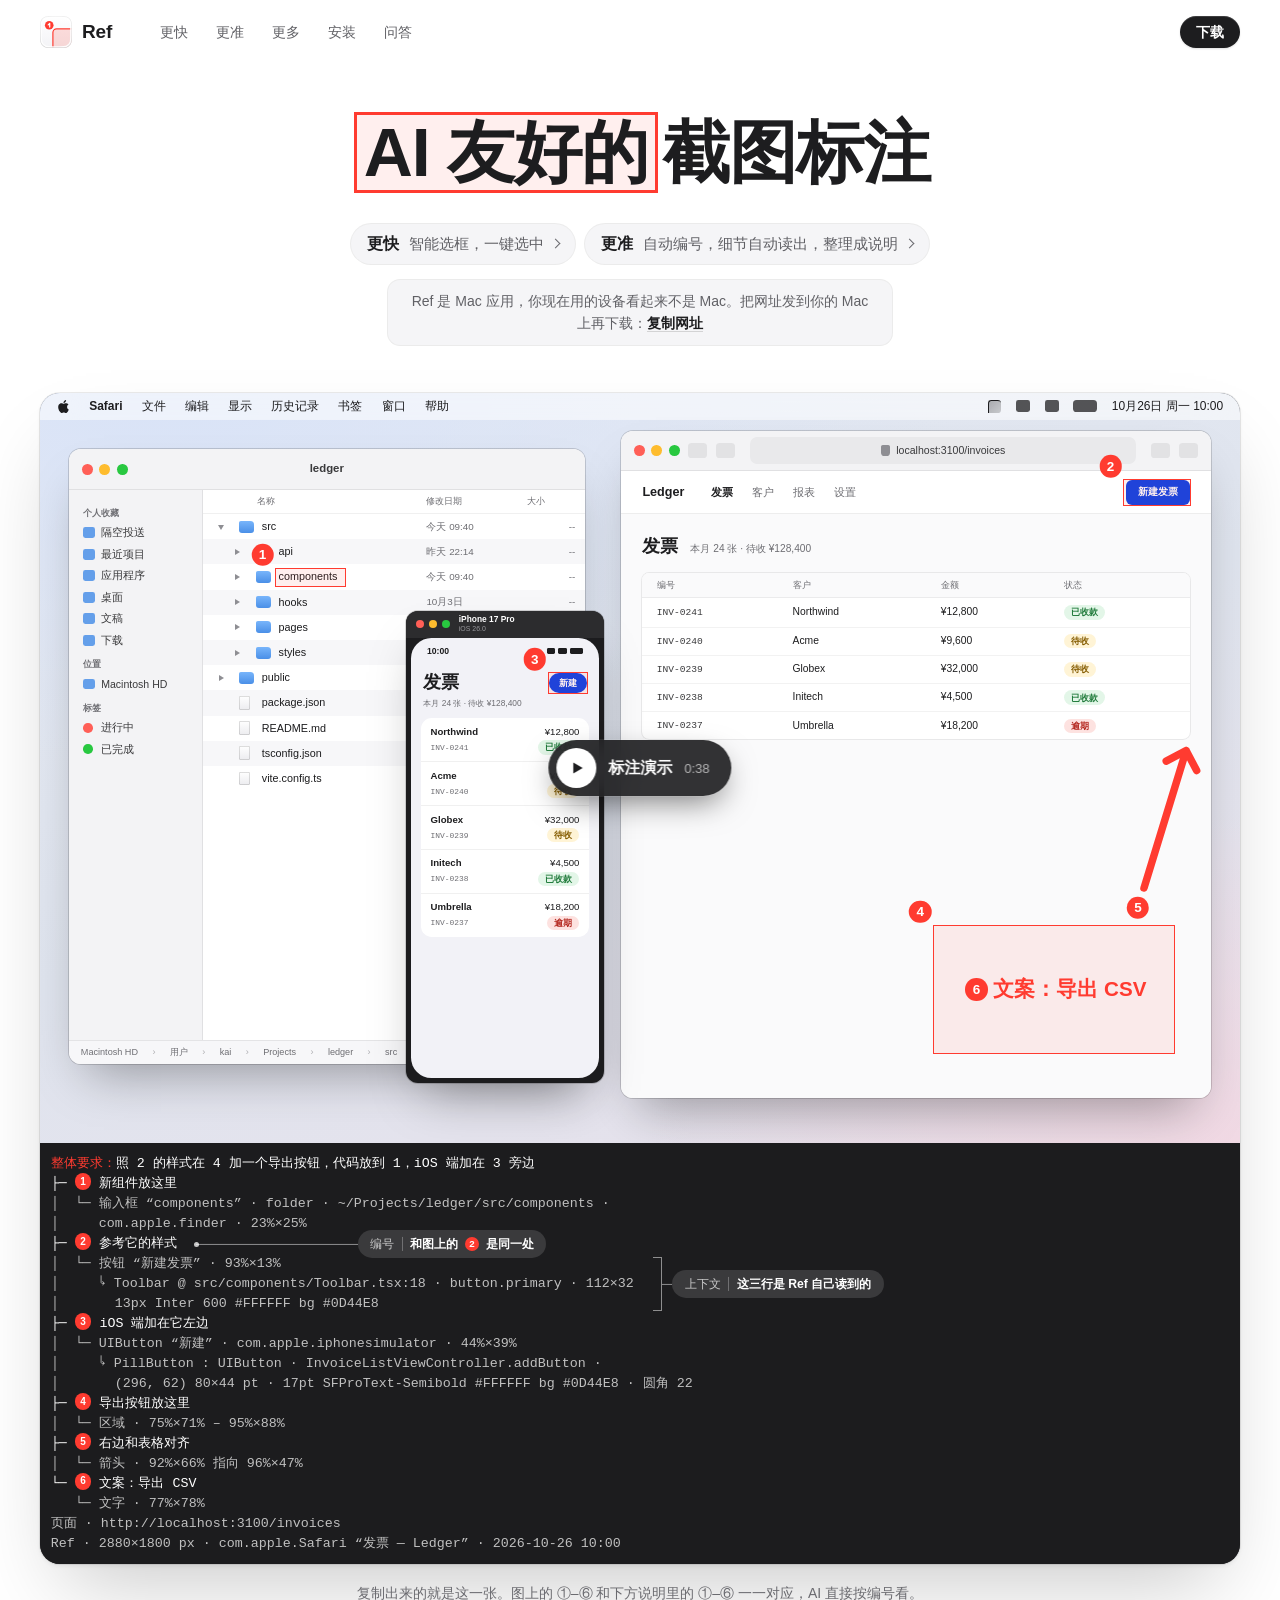
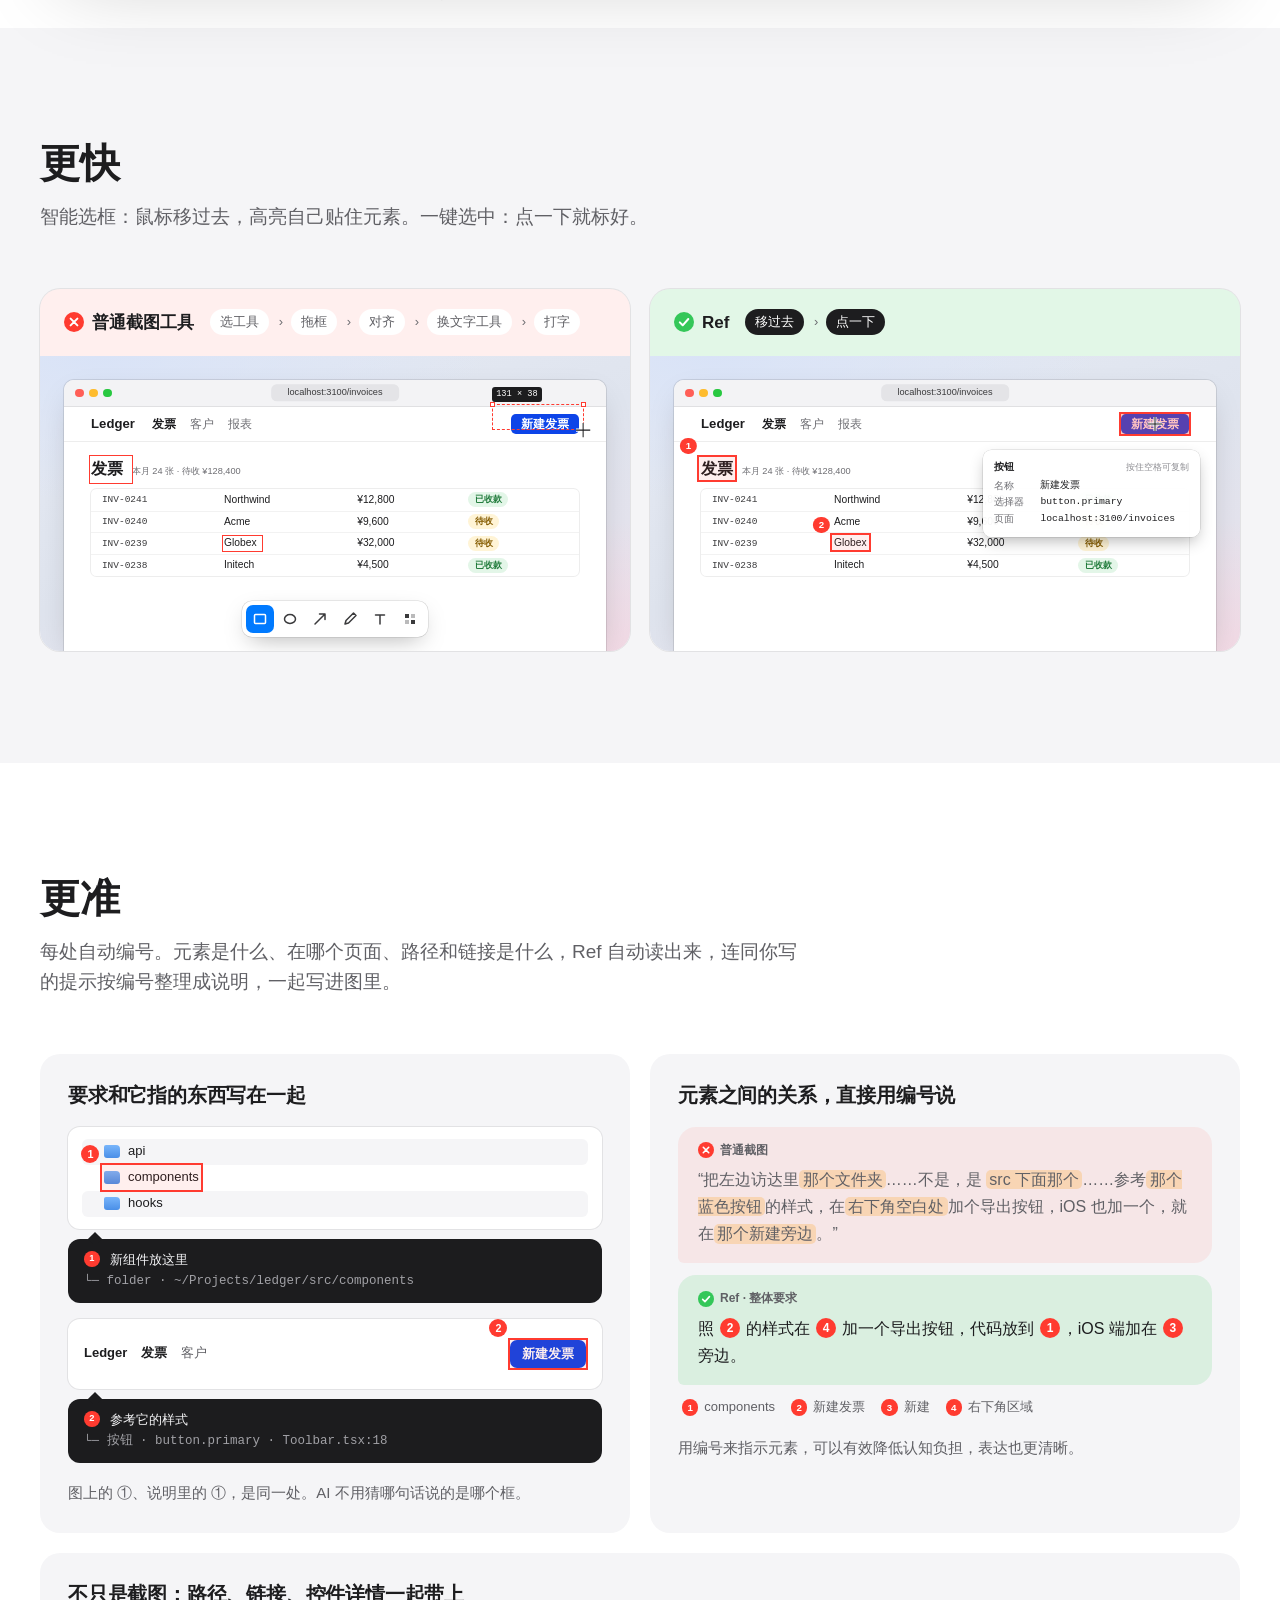
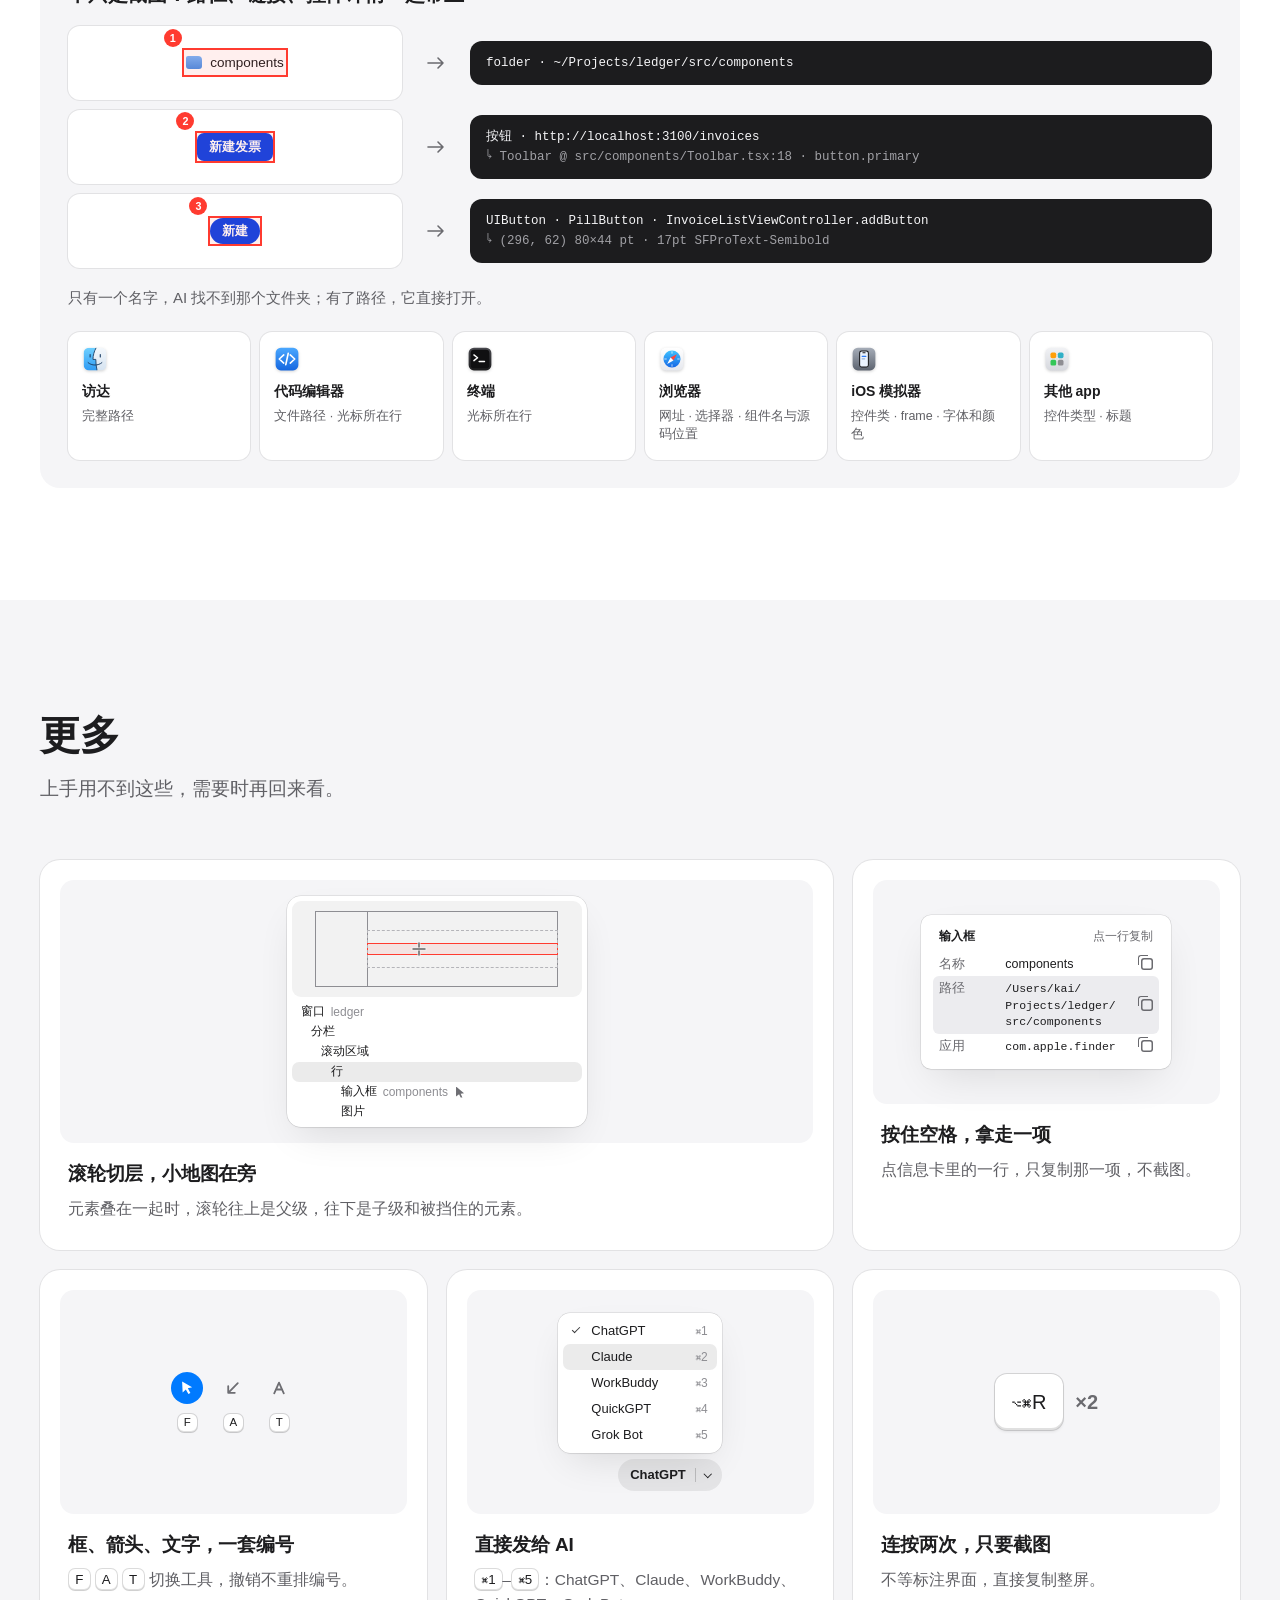
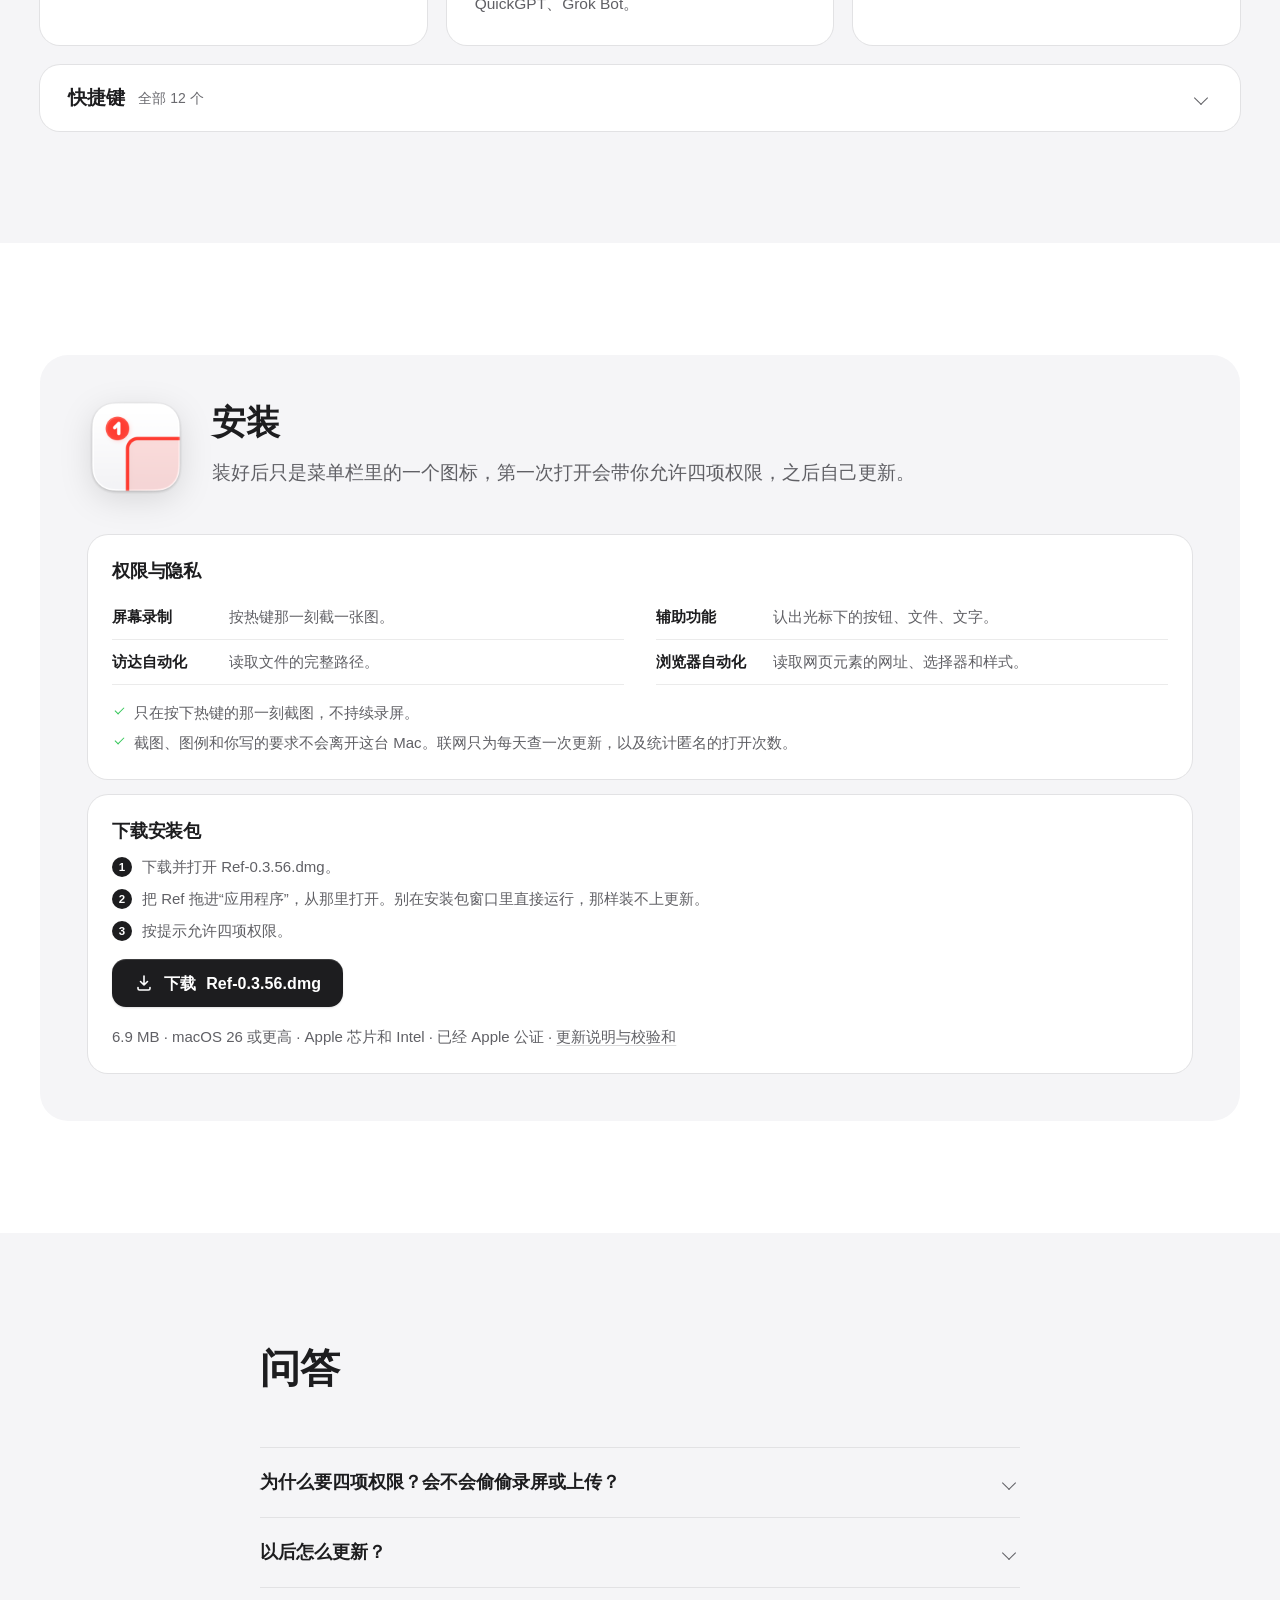
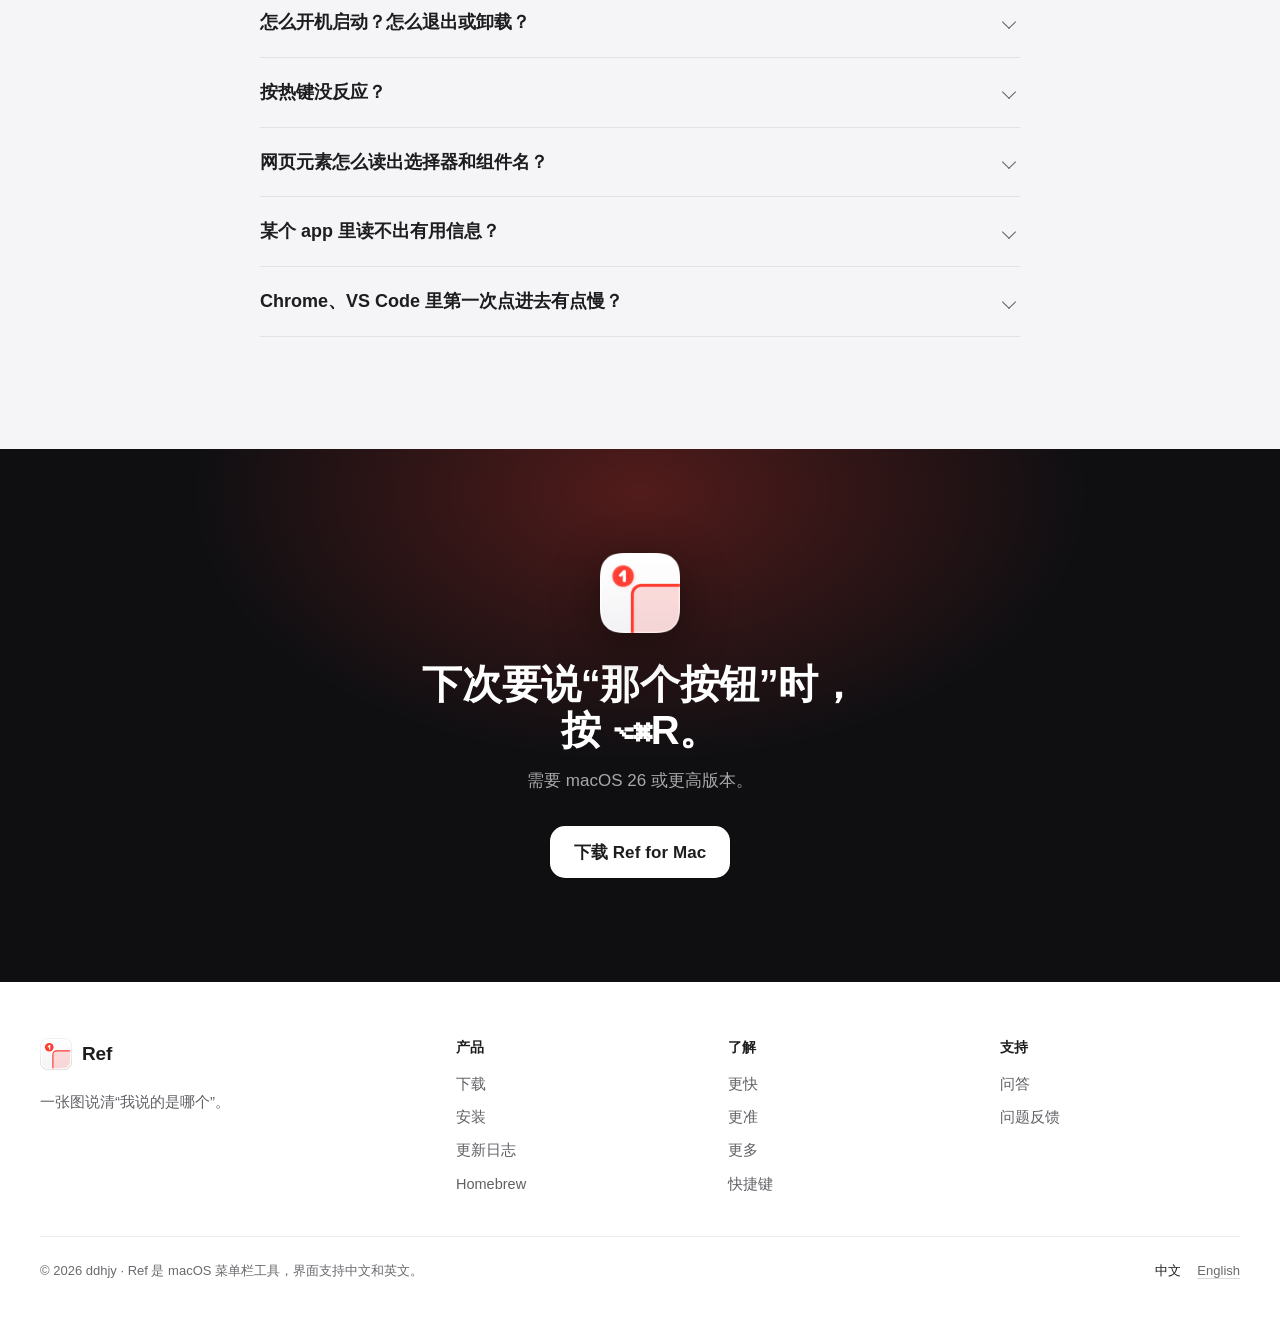
<file: index.html>
<!doctype html>
<html lang="zh-CN">
<head>
<meta charset="utf-8">
<meta name="viewport" content="width=device-width, initial-scale=1, viewport-fit=cover">
<title>Ref — AI 友好的截图标注 · macOS</title>
<meta name="description" content="AI 友好的截图标注，住在 macOS 菜单栏里。更快：智能选框，一键选中。更准：自动编号，细节自动读出，整理成说明。粘贴给 Cursor、ChatGPT、Claude 就行。">
<meta name="color-scheme" content="light dark">
<meta name="theme-color" media="(prefers-color-scheme: light)" content="#ffffff">
<meta name="theme-color" media="(prefers-color-scheme: dark)" content="#161617">
<meta name="application-name" content="Ref">
<meta name="apple-mobile-web-app-title" content="Ref">

<link rel="canonical" href="https://ref.suixinapp.com/">
<link rel="alternate" hreflang="zh-Hans" href="https://ref.suixinapp.com/">
<link rel="alternate" hreflang="en" href="https://ref.suixinapp.com/en/">
<link rel="alternate" hreflang="x-default" href="https://ref.suixinapp.com/">

<meta property="og:type" content="website">
<meta property="og:site_name" content="Ref">
<meta property="og:locale" content="zh_CN">
<meta property="og:locale:alternate" content="en_US">
<meta property="og:title" content="Ref — AI 友好的截图标注">
<meta property="og:description" content="更快：智能选框，一键选中。更准：自动编号，细节自动读出，整理成说明。粘贴给 Cursor、ChatGPT、Claude 就行。">
<meta property="og:url" content="https://ref.suixinapp.com/">
<meta property="og:image" content="https://ref.suixinapp.com/assets/img/og.png">
<meta property="og:image:width" content="1200">
<meta property="og:image:height" content="630">
<meta property="og:image:alt" content="Ref：截图上的编号标记和底部的标注说明">
<meta name="twitter:card" content="summary_large_image">
<meta name="twitter:title" content="Ref — AI 友好的截图标注">
<meta name="twitter:description" content="智能选框，一键选中；自动编号，细节自动读出，整理成说明。粘贴给 Cursor、ChatGPT、Claude 就行。">
<meta name="twitter:image" content="https://ref.suixinapp.com/assets/img/og.png">

<link rel="icon" href="assets/img/favicon.svg" type="image/svg+xml">
<link rel="icon" href="assets/img/favicon-32.png" type="image/png" sizes="32x32">
<link rel="apple-touch-icon" href="assets/img/apple-touch-icon.png">
<link rel="manifest" href="site.webmanifest">

<link rel="preload" href="assets/img/brand.svg" as="image" type="image/svg+xml">
<link rel="preconnect" href="https://api.github.com" crossorigin>
<link rel="stylesheet" href="assets/site.css">
<script src="assets/lang.js"></script>
<script type="application/ld+json">
{
  "@context": "https://schema.org",
  "@type": "SoftwareApplication",
  "name": "Ref",
  "operatingSystem": "macOS 26",
  "applicationCategory": "UtilitiesApplication",
  "description": "AI 友好的截图标注，住在 macOS 菜单栏里。按热键，点一下你想说的东西：Ref 自动贴住元素并编号，把你的要求、元素的路径和链接一起写进图里，放进剪贴板。",
  "softwareVersion": "0.3.56",
  "downloadUrl": "https://github.com/ddhjy/ref-releases/releases/latest",
  "releaseNotes": "https://github.com/ddhjy/ref-releases/releases",
  "offers": { "@type": "Offer", "price": "0", "priceCurrency": "USD" },
  "inLanguage": ["zh-Hans", "en"],
  "image": "https://ref.suixinapp.com/assets/img/icon-512.png",
  "url": "https://ref.suixinapp.com/"
}
</script>
</head>
<body>
<a class="skip" href="#main">跳到正文</a>

<header class="site-header">
  <div class="container nav-bar">
    <a class="brand" href="./" aria-label="Ref 首页">
      <img src="assets/img/brand.svg" width="32" height="32" alt="" decoding="async">
      <span>Ref</span>
    </a>
    <nav class="nav-links" id="nav" aria-label="页面导航">
      <a href="#faster">更快</a>
      <a href="#precise">更准</a>
      <a href="#details">更多</a>
      <a href="#install">安装</a>
      <a href="#faq">问答</a>
    </nav>
    <div class="nav-actions">
      <a class="btn btn-primary btn-sm" href="#install">下载</a>
      <button class="nav-toggle" type="button" aria-expanded="false" aria-controls="nav" aria-label="打开菜单">
        <span></span><span></span>
      </button>
    </div>
  </div>
</header>

<main id="main">

<!-- ========== Hero ========== -->
<section class="hero" aria-labelledby="hero-title">
  <div class="container hero-copy">
    <h1 id="hero-title"><span class="mark">AI 友好的</span><span class="nowrap">截图标注</span></h1>
    <ul class="lede-2">
      <li><a href="#faster"><b>更快</b><span>智能选框，一键选中</span></a></li>
      <li><a href="#precise"><b>更准</b><span>自动编号，细节自动读出，整理成说明</span></a></li>
    </ul>
    <p class="notice" data-old-macos hidden>你的 Mac 是 macOS <span data-macos-version></span>，Ref 需要 macOS 26。先到“系统设置 → 通用 → 软件更新”升级系统，再回来下载。</p>
    <p class="notice" data-not-mac hidden>Ref 是 Mac 应用，你现在用的设备看起来不是 Mac。把网址发到你的 Mac 上再下载：<button class="link-btn copy" type="button" data-copy="https://ref.suixinapp.com/"><span class="copy-idle">复制网址</span><span class="copy-done">已复制</span></button></p>
  </div>
  <div class="container-wide">
    <figure class="demo" aria-label="Ref 复制出来的一张图：截图上有六个编号标记，底部的标注说明逐条写明每个标记指的是什么">
      <div class="demo-frame">
      <div class="demo-screen" aria-hidden="true">
        <div class="mbar">
          <span class="mbar-apple"></span>
          <b>Safari</b><span>文件</span><span>编辑</span><span>显示</span><span>历史记录</span><span>书签</span><span>窗口</span><span>帮助</span>
          <span class="mbar-right"><i class="mbar-ref"></i><i class="mbar-glyph"></i><i class="mbar-glyph"></i><i class="mbar-glyph wide"></i><span>10月26日 周一 10:00</span></span>
        </div>

        <div class="win win-finder">
          <div class="win-bar">
            <span class="lights"><i></i><i></i><i></i></span>
            <span class="win-title">ledger</span>
          </div>
          <div class="finder">
            <aside class="finder-side">
              <p>个人收藏</p>
              <span>隔空投送</span><span>最近项目</span><span>应用程序</span><span>桌面</span><span>文稿</span><span>下载</span>
              <p>位置</p>
              <span>Macintosh HD</span>
              <p>标签</p>
              <span class="tag"><i style="--c:#ff5f57"></i>进行中</span><span class="tag"><i style="--c:#28c840"></i>已完成</span>
            </aside>
            <div class="finder-list">
              <div class="finder-head"><span>名称</span><span>修改日期</span><span>大小</span></div>
              <div class="row"><em class="tri open"></em><i class="ico folder"></i><span>src</span><span>今天 09:40</span><span>--</span></div>
              <div class="row deep"><em class="tri"></em><i class="ico folder"></i><span>api</span><span>昨天 22:14</span><span>--</span></div>
              <div class="row deep" data-mark="1"><em class="tri"></em><i class="ico folder"></i><span>components</span><span>今天 09:40</span><span>--</span></div>
              <div class="row deep"><em class="tri"></em><i class="ico folder"></i><span>hooks</span><span>10月3日</span><span>--</span></div>
              <div class="row deep"><em class="tri"></em><i class="ico folder"></i><span>pages</span><span>今天 09:12</span><span>--</span></div>
              <div class="row deep"><em class="tri"></em><i class="ico folder"></i><span>styles</span><span>9月30日</span><span>--</span></div>
              <div class="row"><em class="tri"></em><i class="ico folder"></i><span>public</span><span>9月28日</span><span>--</span></div>
              <div class="row"><em></em><i class="ico file"></i><span>package.json</span><span>今天 09:12</span><span>2 KB</span></div>
              <div class="row"><em></em><i class="ico file"></i><span>README.md</span><span>9月28日</span><span>4 KB</span></div>
              <div class="row"><em></em><i class="ico file"></i><span>tsconfig.json</span><span>9月28日</span><span>1 KB</span></div>
              <div class="row"><em></em><i class="ico file"></i><span>vite.config.ts</span><span>9月28日</span><span>1 KB</span></div>
            </div>
          </div>
          <div class="finder-path"><span>Macintosh HD</span><span>用户</span><span>kai</span><span>Projects</span><span>ledger</span><span>src</span></div>
        </div>

        <div class="win win-safari">
          <div class="win-bar safari-bar">
            <span class="lights"><i></i><i></i><i></i></span>
            <span class="sf-btn"></span><span class="sf-btn"></span>
            <span class="url"><i></i>localhost:3100/invoices</span>
            <span class="sf-btn"></span><span class="sf-btn"></span>
          </div>
          <div class="page">
            <div class="page-nav">
              <b>Ledger</b>
              <span class="on">发票</span><span>客户</span><span>报表</span><span>设置</span>
              <span class="page-btn" data-mark="2">新建发票</span>
            </div>
            <div class="page-body">
              <div class="page-h"><span>发票</span><small>本月 24 张 · 待收 ¥128,400</small></div>
              <div class="table">
                <div class="th"><span>编号</span><span>客户</span><span>金额</span><span>状态</span></div>
                <div class="tr"><span>INV-0241</span><span>Northwind</span><span>¥12,800</span><span class="st paid">已收款</span></div>
                <div class="tr"><span>INV-0240</span><span>Acme</span><span>¥9,600</span><span class="st">待收</span></div>
                <div class="tr"><span>INV-0239</span><span>Globex</span><span>¥32,000</span><span class="st">待收</span></div>
                <div class="tr"><span>INV-0238</span><span>Initech</span><span>¥4,500</span><span class="st paid">已收款</span></div>
                <div class="tr"><span>INV-0237</span><span>Umbrella</span><span>¥18,200</span><span class="st late">逾期</span></div>
              </div>
            </div>
          </div>
        </div>

        <div class="win win-sim">
          <div class="win-bar sim-bar">
            <span class="lights"><i></i><i></i><i></i></span>
            <span class="sim-name"><b>iPhone 17 Pro</b><small>iOS 26.0</small></span>
          </div>
          <div class="phone">
            <div class="phone-status"><b>10:00</b><span><i></i><i></i><i class="wide"></i></span></div>
            <div class="phone-nav"><b>发票</b><span class="phone-btn" data-mark="3">新建</span></div>
            <div class="phone-sub">本月 24 张 · 待收 ¥128,400</div>
            <div class="phone-list">
              <div class="phone-cell"><b>Northwind</b><span>¥12,800</span><small>INV-0241</small><span class="st paid">已收款</span></div>
              <div class="phone-cell"><b>Acme</b><span>¥9,600</span><small>INV-0240</small><span class="st">待收</span></div>
              <div class="phone-cell"><b>Globex</b><span>¥32,000</span><small>INV-0239</small><span class="st">待收</span></div>
              <div class="phone-cell"><b>Initech</b><span>¥4,500</span><small>INV-0238</small><span class="st paid">已收款</span></div>
              <div class="phone-cell"><b>Umbrella</b><span>¥18,200</span><small>INV-0237</small><span class="st late">逾期</span></div>
            </div>
          </div>
        </div>

        <!-- Marks as the app draws them: a square ring outside the frame, the badge off its
             top-left corner; a straight arrow with the badge behind its tail; text beside its badge. -->
        <span class="mk mk-frame" style="--x:19.7%;--y:23.4%;--w:5.7%;--h:2.3%" data-n="1"><b>1</b></span>
        <span class="mk mk-frame" style="--x:90.36%;--y:11.58%;--w:5.44%;--h:3.36%" data-n="2"><b>2</b></span>
        <span class="mk mk-frame" style="--x:42.39%;--y:37.32%;--w:3.16%;--h:2.72%" data-n="3"><b>3</b></span>
        <span class="mk mk-region" style="--x:74.5%;--y:71%;--w:20%;--h:17%" data-n="4"><b>4</b></span>
        <svg class="mk mk-arrow" viewBox="0 0 1000 625" preserveAspectRatio="none" data-n="5" data-tail="920 412.5" data-head="956 295">
          <path d="M920 412.5 L955.08 297.99 M938.52 306.78 L955.08 297.99 L963.87 314.55"/>
        </svg>
        <span class="mk mk-badge-only" style="--x:92%;--y:66%;--ux:0.2929;--uy:-0.9561" data-n="5"><b>5</b></span>
        <span class="mk mk-text" style="--x:77.1%;--y:78%" data-n="6"><b>6</b>文案：导出 CSV</span>
      </div>

      <pre class="demo-legend" data-legend><span class="ll" data-n="0"><em>整体要求：</em>照 2 的样式在 4 加一个导出按钮，代码放到 1，iOS 端加在 3 旁边</span>
<span class="ll" data-n="1">├─ <i class="lb" data-n="1">①</i> 新组件放这里
<s>│  └─ 输入框 “components” · folder · ~/Projects/ledger/src/components ·
│     com.apple.finder · 23%×25%</s></span>
<span class="ll" data-n="2">├─ <i class="lb" data-n="2">②</i> 参考它的样式
<s>│  └─ 按钮 “新建发票” · 93%×13%
│     ↳ Toolbar @ src/components/Toolbar.tsx:18 · button.primary · 112×32
│       13px Inter 600 #FFFFFF bg #0D44E8</s></span>
<span class="ll" data-n="3">├─ <i class="lb" data-n="3">③</i> iOS 端加在它左边
<s>│  └─ UIButton “新建” · com.apple.iphonesimulator · 44%×39%
│     ↳ PillButton : UIButton · InvoiceListViewController.addButton ·
│       (296, 62) 80×44 pt · 17pt SFProText-Semibold #FFFFFF bg #0D44E8 · 圆角 22</s></span>
<span class="ll" data-n="4">├─ <i class="lb" data-n="4">④</i> 导出按钮放这里
<s>│  └─ 区域 · 75%×71% – 95%×88%</s></span>
<span class="ll" data-n="5">├─ <i class="lb" data-n="5">⑤</i> 右边和表格对齐
<s>│  └─ 箭头 · 92%×66% 指向 96%×47%</s></span>
<span class="ll" data-n="6">└─ <i class="lb" data-n="6">⑥</i> 文案：导出 CSV
<s>   └─ 文字 · 77%×78%</s></span>
<span class="ll sig" data-n="7">页面 · http://localhost:3100/invoices
Ref · 2880×1800 px · com.apple.Safari “发票 — Ledger” · 2026-10-26 10:00</span></pre>
      <!-- Notes on the picture, not part of it: the caption says the same in words. -->
      <ul class="demo-guides" aria-hidden="true">
        <li class="dg dg-num" style="--x:26.5cqw;--from:13cqw;--line:4"><span>编号</span><i></i>和图上的 <b>2</b> 是同一处</li>
        <li class="dg dg-read" style="--x:51cqw;--line:5;--lines:3"><span>上下文</span><i></i>这三行是 Ref 自己读到的</li>
      </ul>
      </div>
      <figcaption class="demo-caption">复制出来的就是这一张。图上的 ①–⑥ 和下方说明里的 ①–⑥ 一一对应，AI 直接按编号看。</figcaption>
    </figure>
  </div>
</section>

<!-- ========== Faster ========== -->
<section class="section section-alt" id="faster" aria-labelledby="faster-title">
  <div class="container">
    <header class="section-head">
      <h2 id="faster-title">更快</h2>
      <p class="section-lede">智能选框：鼠标移过去，高亮自己贴住元素。一键选中：点一下就标好。</p>
    </header>

    <div class="vs2">
      <figure class="vs2-item">
        <figcaption>
          <b>普通截图工具</b>
          <ul class="chips"><li>选工具</li><li>拖框</li><li>对齐</li><li>换文字工具</li><li>打字</li></ul>
        </figcaption>
        <div class="mini-wrap" aria-hidden="true">
          <div class="mini">
            <div class="mini-bar"><span class="mini-lights"><i></i><i></i><i></i></span><span class="mini-url">localhost:3100/invoices</span></div>
            <div class="mini-nav"><b>Ledger</b><span class="on">发票</span><span>客户</span><span>报表</span><span class="mini-btn">新建发票<i class="plain-box"><small>131 × 38</small><svg class="xhair" viewBox="0 0 16 16"><path d="M8 1v14M1 8h14" stroke="#fff" stroke-width="3"/><path d="M8 1v14M1 8h14" stroke="#1d1d1f" stroke-width="1"/></svg></i></span></div>
            <div class="mini-body">
              <div class="mini-h"><span class="mini-hw plain-prev">发票</span><small>本月 24 张 · 待收 ¥128,400</small></div>
              <div class="mini-table">
                <div class="mini-tr"><span>INV-0241</span><span>Northwind</span><span>¥12,800</span><span><i class="mini-st paid">已收款</i></span></div>
                <div class="mini-tr"><span>INV-0240</span><span>Acme</span><span>¥9,600</span><span><i class="mini-st">待收</i></span></div>
                <div class="mini-tr"><span>INV-0239</span><span><i class="plain-prev">Globex</i></span><span>¥32,000</span><span><i class="mini-st">待收</i></span></div>
                <div class="mini-tr"><span>INV-0238</span><span>Initech</span><span>¥4,500</span><span><i class="mini-st paid">已收款</i></span></div>
              </div>
            </div>
          </div>
          <div class="plain-tools">
            <i class="pt on"><svg viewBox="0 0 16 16"><rect x="2.5" y="3.5" width="11" height="9" rx="1"/></svg></i>
            <i class="pt"><svg viewBox="0 0 16 16"><ellipse cx="8" cy="8" rx="5.5" ry="4.5"/></svg></i>
            <i class="pt"><svg viewBox="0 0 16 16"><path d="M3 13 13 3M7.5 3H13v5.5"/></svg></i>
            <i class="pt"><svg viewBox="0 0 16 16"><path d="m3 13 1-3.5L11.5 2 14 4.5 6.5 12 3 13Z"/></svg></i>
            <i class="pt"><svg viewBox="0 0 16 16"><path d="M3.5 4h9M8 4v9"/></svg></i>
            <i class="pt"><svg viewBox="0 0 16 16"><path d="M3 3h4v4H3zM9 9h4v4H9z" fill="currentColor" stroke="none"/><path d="M9 3h4v4H9zM3 9h4v4H3z" fill="currentColor" stroke="none" opacity=".35"/></svg></i>
          </div>
        </div>
      </figure>

      <figure class="vs2-item is-ref">
        <figcaption>
          <b>Ref</b>
          <ul class="chips"><li>移过去</li><li>点一下</li></ul>
        </figcaption>
        <div class="mini-wrap" aria-hidden="true">
          <div class="mini">
            <div class="mini-bar"><span class="mini-lights"><i></i><i></i><i></i></span><span class="mini-url">localhost:3100/invoices</span></div>
            <div class="mini-nav"><b>Ledger</b><span class="on">发票</span><span>客户</span><span>报表</span><span class="mini-btn mm hover">新建发票<svg class="xhair mini-cursor" viewBox="0 0 16 16"><path d="M8 1v14M1 8h14" stroke="#fff" stroke-width="3"/><path d="M8 1v14M1 8h14" stroke="#1d1d1f" stroke-width="1"/></svg></span></div>
            <div class="mini-body">
              <div class="mini-h"><span class="mini-hw mm set" data-n="1">发票</span><small>本月 24 张 · 待收 ¥128,400</small></div>
              <div class="mini-table">
                <div class="mini-tr"><span>INV-0241</span><span>Northwind</span><span>¥12,800</span><span><i class="mini-st paid">已收款</i></span></div>
                <div class="mini-tr"><span>INV-0240</span><span>Acme</span><span>¥9,600</span><span><i class="mini-st">待收</i></span></div>
                <div class="mini-tr"><span>INV-0239</span><span><i class="mm set" data-n="2">Globex</i></span><span>¥32,000</span><span><i class="mini-st">待收</i></span></div>
                <div class="mini-tr"><span>INV-0238</span><span>Initech</span><span>¥4,500</span><span><i class="mini-st paid">已收款</i></span></div>
              </div>
            </div>
            <div class="mini-card">
              <b>按钮<small>按住空格可复制</small></b>
              <span><i>名称</i><em>新建发票</em></span>
              <span><i>选择器</i><em>button.primary</em></span>
              <span><i>页面</i><em>localhost:3100/invoices</em></span>
            </div>
          </div>
        </div>
      </figure>
    </div>
  </div>
</section>

<!-- ========== More precise ========== -->
<section class="section" id="precise" aria-labelledby="precise-title">
  <div class="container">
    <header class="section-head">
      <h2 id="precise-title">更准</h2>
      <p class="section-lede">每处自动编号。元素是什么、在哪个页面、路径和链接是什么，Ref 自动读出来，连同你写的提示按编号整理成说明，一起写进图里。</p>
    </header>

    <div class="precise-grid">
      <article class="pblock">
        <h3>要求和它指的东西写在一起</h3>
        <div class="bind" aria-hidden="true">
          <div class="bind-col">
            <div class="bind-crop crop-finder">
              <div class="crow"><i class="cico"></i>api</div>
              <div class="crow"><span class="ctx-folder mm set" data-n="1"><i class="cico"></i>components</span></div>
              <div class="crow"><i class="cico"></i>hooks</div>
            </div>
            <pre class="bind-line"><i class="lb" data-n="1">①</i> 新组件放这里
<s>└─ folder · ~/Projects/ledger/src/components</s></pre>
          </div>
          <div class="bind-col">
            <div class="bind-crop crop-page"><b>Ledger</b><span class="on">发票</span><span>客户</span><span class="cbtn mm set" data-n="2">新建发票</span></div>
            <pre class="bind-line"><i class="lb" data-n="2">②</i> 参考它的样式
<s>└─ 按钮 · button.primary · Toolbar.tsx:18</s></pre>
          </div>
        </div>
        <p class="pblock-note">图上的 ①、说明里的 ①，是同一处。AI 不用猜哪句话说的是哪个框。</p>
      </article>

      <article class="pblock">
        <h3>元素之间的关系，直接用编号说</h3>
        <div class="relate">
          <blockquote class="say say-before">
            <span class="say-tag">普通截图</span>
            <p>“把左边访达里<mark>那个文件夹</mark>……不是，是 <mark>src 下面那个</mark>……参考<mark>那个蓝色按钮</mark>的样式，在<mark>右下角空白处</mark>加个导出按钮，iOS 也加一个，就在<mark>那个新建旁边</mark>。”</p>
          </blockquote>
          <blockquote class="say say-after">
            <span class="say-tag">Ref · 整体要求</span>
            <p>照 <i class="lb" data-n="2">②</i> 的样式在 <i class="lb" data-n="4">④</i> 加一个导出按钮，代码放到 <i class="lb" data-n="1">①</i>，iOS 端加在 <i class="lb" data-n="3">③</i> 旁边。</p>
          </blockquote>
          <ul class="relate-key" aria-hidden="true">
            <li><i class="lb" data-n="1">①</i>components</li>
            <li><i class="lb" data-n="2">②</i>新建发票</li>
            <li><i class="lb" data-n="3">③</i>新建</li>
            <li><i class="lb" data-n="4">④</i>右下角区域</li>
          </ul>
        </div>
        <p class="pblock-note">用编号来指示元素，可以有效降低认知负担，表达也更清晰。</p>
      </article>

      <article class="pblock pblock-wide">
        <h3>不只是截图：路径、链接、控件详情一起带上</h3>
        <ul class="ctx" aria-hidden="true">
          <li>
            <span class="ctx-el"><span class="ctx-folder mm set" data-n="1"><i class="cico"></i>components</span></span>
            <span class="ctx-arrow"><svg viewBox="0 0 24 24"><path d="M4 12h15m0 0-5-5m5 5-5 5"/></svg></span>
            <pre class="ctx-info">folder · ~/Projects/ledger/src/components</pre>
          </li>
          <li>
            <span class="ctx-el"><span class="ctx-btn mm set" data-n="2">新建发票</span></span>
            <span class="ctx-arrow"><svg viewBox="0 0 24 24"><path d="M4 12h15m0 0-5-5m5 5-5 5"/></svg></span>
            <pre class="ctx-info">按钮 · http://localhost:3100/invoices
<s>↳ Toolbar @ src/components/Toolbar.tsx:18 · button.primary</s></pre>
          </li>
          <li>
            <span class="ctx-el"><span class="ctx-pill mm set" data-n="3">新建</span></span>
            <span class="ctx-arrow"><svg viewBox="0 0 24 24"><path d="M4 12h15m0 0-5-5m5 5-5 5"/></svg></span>
            <pre class="ctx-info">UIButton · PillButton · InvoiceListViewController.addButton
<s>↳ (296, 62) 80×44 pt · 17pt SFProText-Semibold</s></pre>
          </li>
        </ul>
        <p class="pblock-note">只有一个名字，AI 找不到那个文件夹；有了路径，它直接打开。</p>
        <ul class="reads-row">
          <li><img class="app-icon" src="assets/img/app-finder.svg" alt="" width="26" height="26"><b>访达</b><span>完整路径</span></li>
          <li><img class="app-icon" src="assets/img/app-editor.svg" alt="" width="26" height="26"><b>代码编辑器</b><span>文件路径 · 光标所在行</span></li>
          <li><img class="app-icon" src="assets/img/app-terminal.svg" alt="" width="26" height="26"><b>终端</b><span>光标所在行</span></li>
          <li><img class="app-icon" src="assets/img/app-browser.svg" alt="" width="26" height="26"><b>浏览器</b><span>网址 · 选择器 · 组件名与源码位置</span></li>
          <li><img class="app-icon" src="assets/img/app-simulator.svg" alt="" width="26" height="26"><b>iOS 模拟器</b><span>控件类 · frame · 字体和颜色</span></li>
          <li><img class="app-icon" src="assets/img/app-other.svg" alt="" width="26" height="26"><b>其他 app</b><span>控件类型 · 标题</span></li>
        </ul>
      </article>
    </div>
  </div>
</section>

<!-- ========== Details ========== -->
<section class="section section-alt" id="details" aria-labelledby="details-title">
  <div class="container">
    <header class="section-head">
      <h2 id="details-title">更多</h2>
      <p class="section-lede">上手用不到这些，需要时再回来看。</p>
    </header>
    <div class="bento details">
      <article class="card card-wide">
        <div class="card-visual">
          <div class="lmap">
            <div class="map-wire">
              <i class="w w1"></i><i class="w w2"></i><i class="w w3 sel"></i><i class="w w4 dash"></i>
              <span class="cross"></span>
            </div>
            <ul class="map-rows">
              <li>窗口 <s>ledger</s></li>
              <li class="in1">分栏</li>
              <li class="in2">滚动区域</li>
              <li class="in3 sel">行</li>
              <li class="in4">输入框 <s>components</s><i class="hit"></i></li>
              <li class="in4">图片</li>
            </ul>
          </div>
        </div>
        <h3>滚轮切层，小地图在旁</h3>
        <p>元素叠在一起时，滚轮往上是父级，往下是子级和被挡住的元素。</p>
      </article>
      <article class="card">
        <div class="card-visual">
          <div class="hover-card small">
            <div class="hover-row"><span>输入框</span><em>点一行复制</em></div>
            <div class="hover-row"><span>名称</span><b>components</b><i class="cp"></i></div>
            <div class="hover-row on"><span>路径</span><code>/Users/<wbr>kai/<wbr>Projects/<wbr>ledger/<wbr>src/<wbr>components</code><i class="cp"></i></div>
            <div class="hover-row"><span>应用</span><code>com.apple.finder</code><i class="cp"></i></div>
          </div>
        </div>
        <h3>按住空格，拿走一项</h3>
        <p>点信息卡里的一行，只复制那一项，不截图。</p>
      </article>
      <article class="card">
        <div class="card-visual">
          <div class="tools"><span class="tool on"><svg viewBox="0 0 16 16" aria-hidden="true"><path d="M3.4 1.8l9.4 5.4-4 1.1 2.4 4.3-1.9 1.1-2.4-4.3-3 2.9z" fill="currentColor"/></svg><kbd>F</kbd></span><span class="tool"><svg viewBox="0 0 16 16" aria-hidden="true"><path d="M12.5 3.5l-9 9m0-6.2v6.2h6.2" fill="none" stroke="currentColor" stroke-width="1.7" stroke-linecap="round" stroke-linejoin="round"/></svg><kbd>A</kbd></span><span class="tool"><svg viewBox="0 0 16 16" aria-hidden="true"><path d="M3.5 13L8 3l4.5 10M5.3 9.4h5.4" fill="none" stroke="currentColor" stroke-width="1.7" stroke-linecap="round" stroke-linejoin="round"/></svg><kbd>T</kbd></span></div>
        </div>
        <h3>框、箭头、文字，一套编号</h3>
        <p><kbd>F</kbd> <kbd>A</kbd> <kbd>T</kbd> 切换工具，撤销不重排编号。</p>
      </article>
      <article class="card">
        <div class="card-visual">
          <div class="send">
            <ul class="send-list"><li class="cur">ChatGPT<kbd>⌘1</kbd></li><li class="on">Claude<kbd>⌘2</kbd></li><li>WorkBuddy<kbd>⌘3</kbd></li><li>QuickGPT<kbd>⌘4</kbd></li><li>Grok Bot<kbd>⌘5</kbd></li></ul>
            <span class="send-btn">ChatGPT<i></i><b></b></span>
          </div>
        </div>
        <h3>直接发给 AI</h3>
        <p><kbd>⌘1</kbd>–<kbd>⌘5</kbd>：ChatGPT、Claude、WorkBuddy、QuickGPT、Grok Bot。</p>
      </article>
      <article class="card">
        <div class="card-visual">
          <div class="keys"><span class="keycap">⌥⌘R</span><span class="keys-x">×2</span></div>
        </div>
        <h3>连按两次，只要截图</h3>
        <p>不等标注界面，直接复制整屏。</p>
      </article>
    </div>

    <details class="fold" id="shortcuts">
      <summary><h3>快捷键</h3><span class="fold-hint">全部 12 个</span></summary>
      <div class="keys-table">
        <table>
          <tbody>
            <tr><th scope="row"><kbd>⌥⌘R</kbd></th><td>开始标注 / 完成并复制；连按两次直接截图并复制</td></tr>
            <tr><th scope="row">点击 / 拖拽</th><td>框选元素 / 框选区域</td></tr>
            <tr><th scope="row">滚轮</th><td>在光标下的元素之间切换：往上父级，往下子级和被遮挡的元素</td></tr>
            <tr><th scope="row">按住 <kbd>空格</kbd></th><td>锁住当前高亮的元素，点信息卡里的一行复制那一项</td></tr>
            <tr><th scope="row"><kbd>F</kbd> <kbd>A</kbd> <kbd>T</kbd></th><td>框选工具 / 箭头工具 / 文字工具</td></tr>
            <tr><th scope="row"><kbd>⌘Z</kbd> <kbd>⇧⌘Z</kbd></th><td>撤销 / 重做，编号不重排</td></tr>
          </tbody>
        </table>
        <table>
          <tbody>
            <tr><th scope="row"><kbd>Tab</kbd></th><td>进入印着 Tab 的那一行要求；在输入框中往下走到下一条</td></tr>
            <tr><th scope="row"><kbd>⏎</kbd></th><td>画布上进入当前那一行要求；输入框中回到画布。从不结束标注</td></tr>
            <tr><th scope="row"><kbd>⌘⏎</kbd></th><td>完成并复制</td></tr>
            <tr><th scope="row"><kbd>⌘1</kbd> … <kbd>⌘5</kbd></th><td>完成并发给 ChatGPT / Claude / WorkBuddy / QuickGPT / Grok Bot</td></tr>
            <tr><th scope="row"><kbd>Esc</kbd></th><td>退出一层；有内容时再按一次才放弃</td></tr>
            <tr><th scope="row"><kbd>⌘0</kbd></th><td>直接取消</td></tr>
          </tbody>
        </table>
      </div>
    </details>
  </div>
</section>

<!-- ========== Install ========== -->
<section class="section" id="install" aria-labelledby="install-title">
  <div class="container">
    <div class="install">
      <div class="install-head">
        <img src="assets/img/icon-256.png" width="96" height="96" alt="" decoding="async">
        <div>
          <h2 id="install-title">安装</h2>
          <p class="section-lede">装好后只是菜单栏里的一个图标，第一次打开会带你允许四项权限，之后自己更新。</p>
        </div>
      </div>
      <div class="privacy" id="privacy">
        <h3>权限与隐私</h3>
        <dl class="perms">
          <div><dt>屏幕录制</dt><dd>按热键那一刻截一张图。</dd></div>
          <div><dt>辅助功能</dt><dd>认出光标下的按钮、文件、文字。</dd></div>
          <div><dt>访达自动化</dt><dd>读取文件的完整路径。</dd></div>
          <div><dt>浏览器自动化</dt><dd>读取网页元素的网址、选择器和样式。</dd></div>
        </dl>
        <ul class="pledges">
          <li>只在按下热键的那一刻截图，不持续录屏。</li>
          <li>截图、图例和你写的要求不会离开这台 Mac。联网只为每天查一次更新，以及统计匿名的打开次数。</li>
        </ul>
      </div>
      <div class="install-ways">
        <div class="way">
          <h3>下载安装包</h3>
          <ol class="way-steps">
            <li>下载并打开 <span data-dmg-name>Ref-0.3.56.dmg</span>。</li>
            <li>把 Ref 拖进“应用程序”，从那里打开。别在安装包窗口里直接运行，那样装不上更新。</li>
            <li>按提示允许四项权限。</li>
          </ol>
          <a class="btn btn-primary" href="/download/Ref-0.3.56.dmg" data-download-dmg>
            <svg class="i" viewBox="0 0 20 20" aria-hidden="true"><path d="M10 3v9m0 0 3.5-3.5M10 12 6.5 8.5M4 14.5v1A1.5 1.5 0 0 0 5.5 17h9a1.5 1.5 0 0 0 1.5-1.5v-1"/></svg>
            下载 <span data-dmg-name>Ref-0.3.56.dmg</span>
          </a>
          <p class="way-meta"><span data-dmg-size>6.9 MB</span> · macOS 26 或更高 · Apple 芯片和 Intel · 已经 Apple 公证 · <a href="https://github.com/ddhjy/ref-releases/releases/latest" data-release-link>更新说明与校验和</a></p>
        </div>
      </div>
    </div>
  </div>
</section>

<!-- ========== FAQ ========== -->
<section class="section section-alt" id="faq" aria-labelledby="faq-title">
  <div class="container narrow">
    <header class="section-head">
      <h2 id="faq-title">问答</h2>
    </header>
    <div class="faq">
      <details>
        <summary>为什么要四项权限？会不会偷偷录屏或上传？</summary>
        <p>每项权限只做一件事，见<a href="#privacy">权限与隐私</a>。只在按下热键那一刻截图，截图和标注内容都不上传。</p>
      </details>
      <details>
        <summary>以后怎么更新？</summary>
        <p>每天自动检查一次新版本，有就自动下载安装；想立刻查，点菜单栏图标 → “检查更新…”。</p>
      </details>
      <details>
        <summary>怎么开机启动？怎么退出或卸载？</summary>
        <p>菜单栏图标 → “设置…” → “通用”里打开“登录时启动”。退出：菜单栏图标 → “退出 Ref”。卸载：退出后把“应用程序”里的 Ref 拖到废纸篓；Homebrew 装的执行 <code>brew uninstall --cask ref</code>。</p>
      </details>
      <details>
        <summary>按热键没反应？</summary>
        <p>先确认四项权限都已允许（菜单栏图标 → “权限…”）；“屏幕录制”打开后可能要重新打开 Ref。都开了还没反应，多半是热键冲突：到“设置… → 通用”换一个。</p>
      </details>
      <details>
        <summary>网页元素怎么读出选择器和组件名？</summary>
        <p>在浏览器里打开“允许 Apple 事件中的 JavaScript”：Chrome 在“显示 › 开发者”；Safari 在“设置 › 开发者”（没有这一页就先在“高级”里勾选“显示网页开发者功能”）。</p>
      </details>
      <details>
        <summary>某个 app 里读不出有用信息？</summary>
        <p>有些 app 不向系统暴露界面信息。改用拖拽框选，再写一句要求。</p>
      </details>
      <details>
        <summary>Chrome、VS Code 里第一次点进去有点慢？</summary>
        <p>首次激活辅助功能接口需要几秒，之后就快了。</p>
      </details>
    </div>
  </div>
</section>

</main>

<!-- ========== Footer ========== -->
<footer class="site-footer">
  <div class="footer-cta">
    <div class="container">
      <img src="assets/img/icon-192.png" width="80" height="80" alt="" decoding="async" loading="lazy">
      <h2>下次要说“那个按钮”时，<br>按 ⌥⌘R。</h2>
      <p>需要 macOS 26 或更高版本。</p>
      <div class="cta">
        <a class="btn btn-contrast btn-lg" href="/download/Ref-0.3.56.dmg" data-download-dmg>下载 Ref for Mac</a>
      </div>
    </div>
  </div>
  <div class="container footer-grid">
    <div class="footer-brand">
      <a class="brand" href="./" aria-label="Ref 首页">
        <img src="assets/img/brand.svg" width="28" height="28" alt="" decoding="async" loading="lazy">
        <span>Ref</span>
      </a>
      <p>一张图说清“我说的是哪个”。</p>
    </div>
    <nav aria-label="产品">
      <h3>产品</h3>
      <a href="/download/Ref-0.3.56.dmg" data-download-dmg>下载</a>
      <a href="#install">安装</a>
      <a href="https://github.com/ddhjy/ref-releases/releases">更新日志</a>
      <a href="https://github.com/ddhjy/homebrew-tap" rel="noopener">Homebrew</a>
    </nav>
    <nav aria-label="了解">
      <h3>了解</h3>
      <a href="#faster">更快</a>
      <a href="#precise">更准</a>
      <a href="#details">更多</a>
      <a href="#shortcuts">快捷键</a>
    </nav>
    <nav aria-label="支持">
      <h3>支持</h3>
      <a href="#faq">问答</a>
      <a href="https://github.com/ddhjy/ref-releases/issues" rel="noopener">问题反馈</a>
    </nav>
  </div>
  <div class="container">
    <div class="footer-bottom">
      <p>© 2026 ddhjy · Ref 是 macOS 菜单栏工具，界面支持中文和英文。</p>
      <p class="footer-langs"><span aria-current="page">中文</span><a href="en/" lang="en" hreflang="en">English</a></p>
    </div>
  </div>
</footer>

<div class="sr-live" aria-live="polite"></div>
<script src="assets/site.js" defer></script>
</body>
</html>
</file>
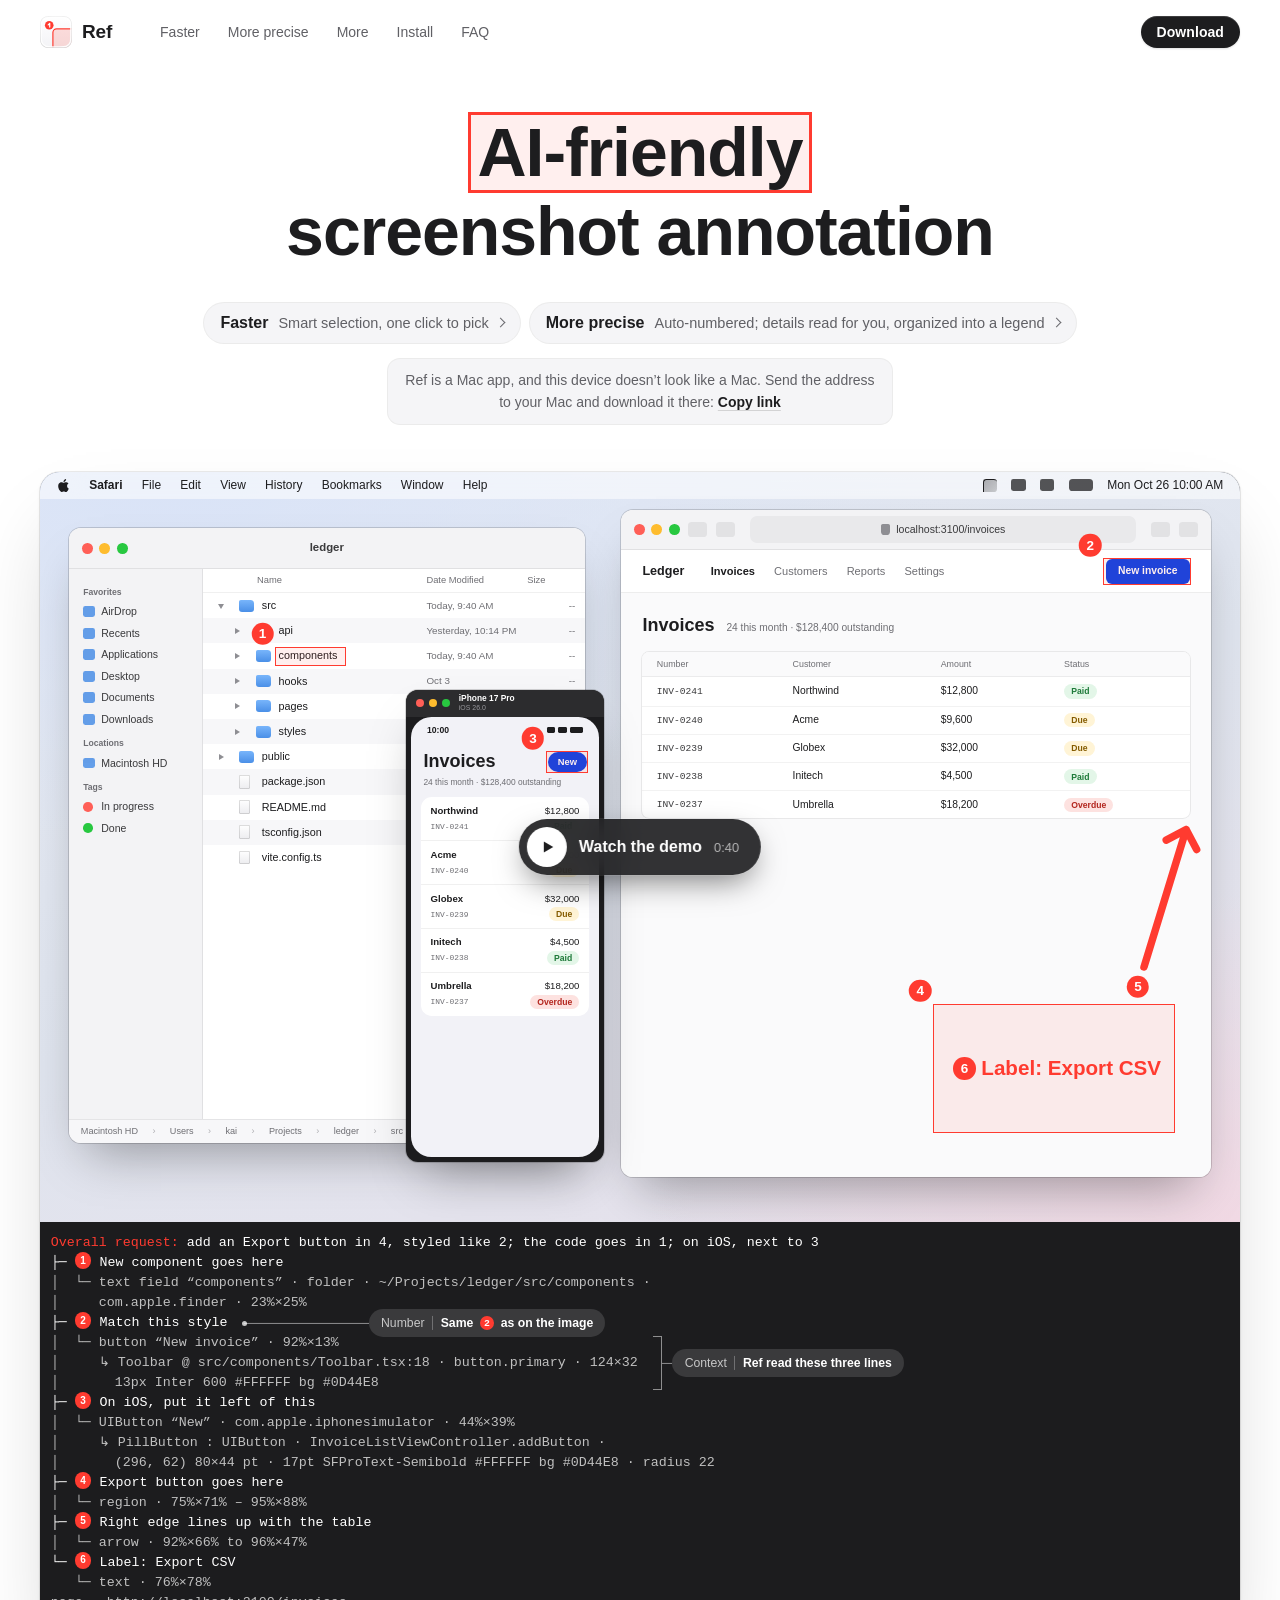
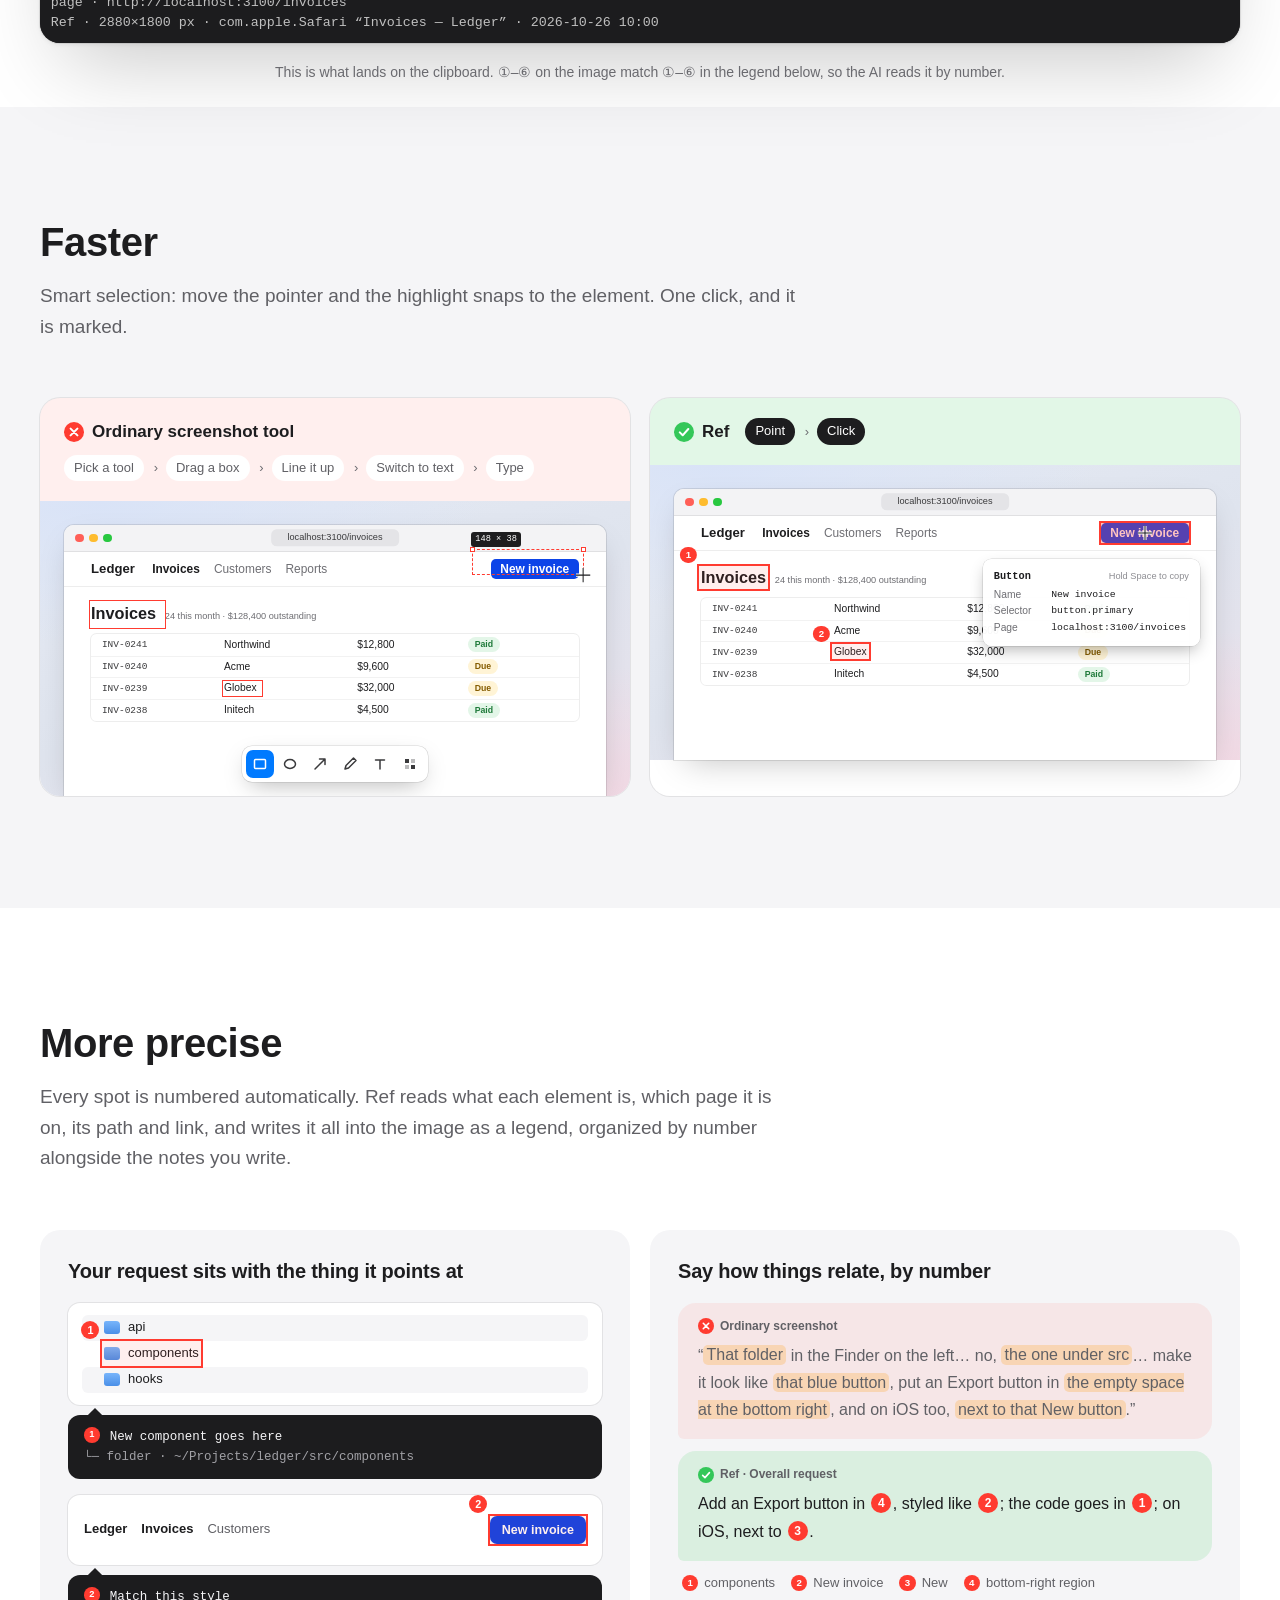
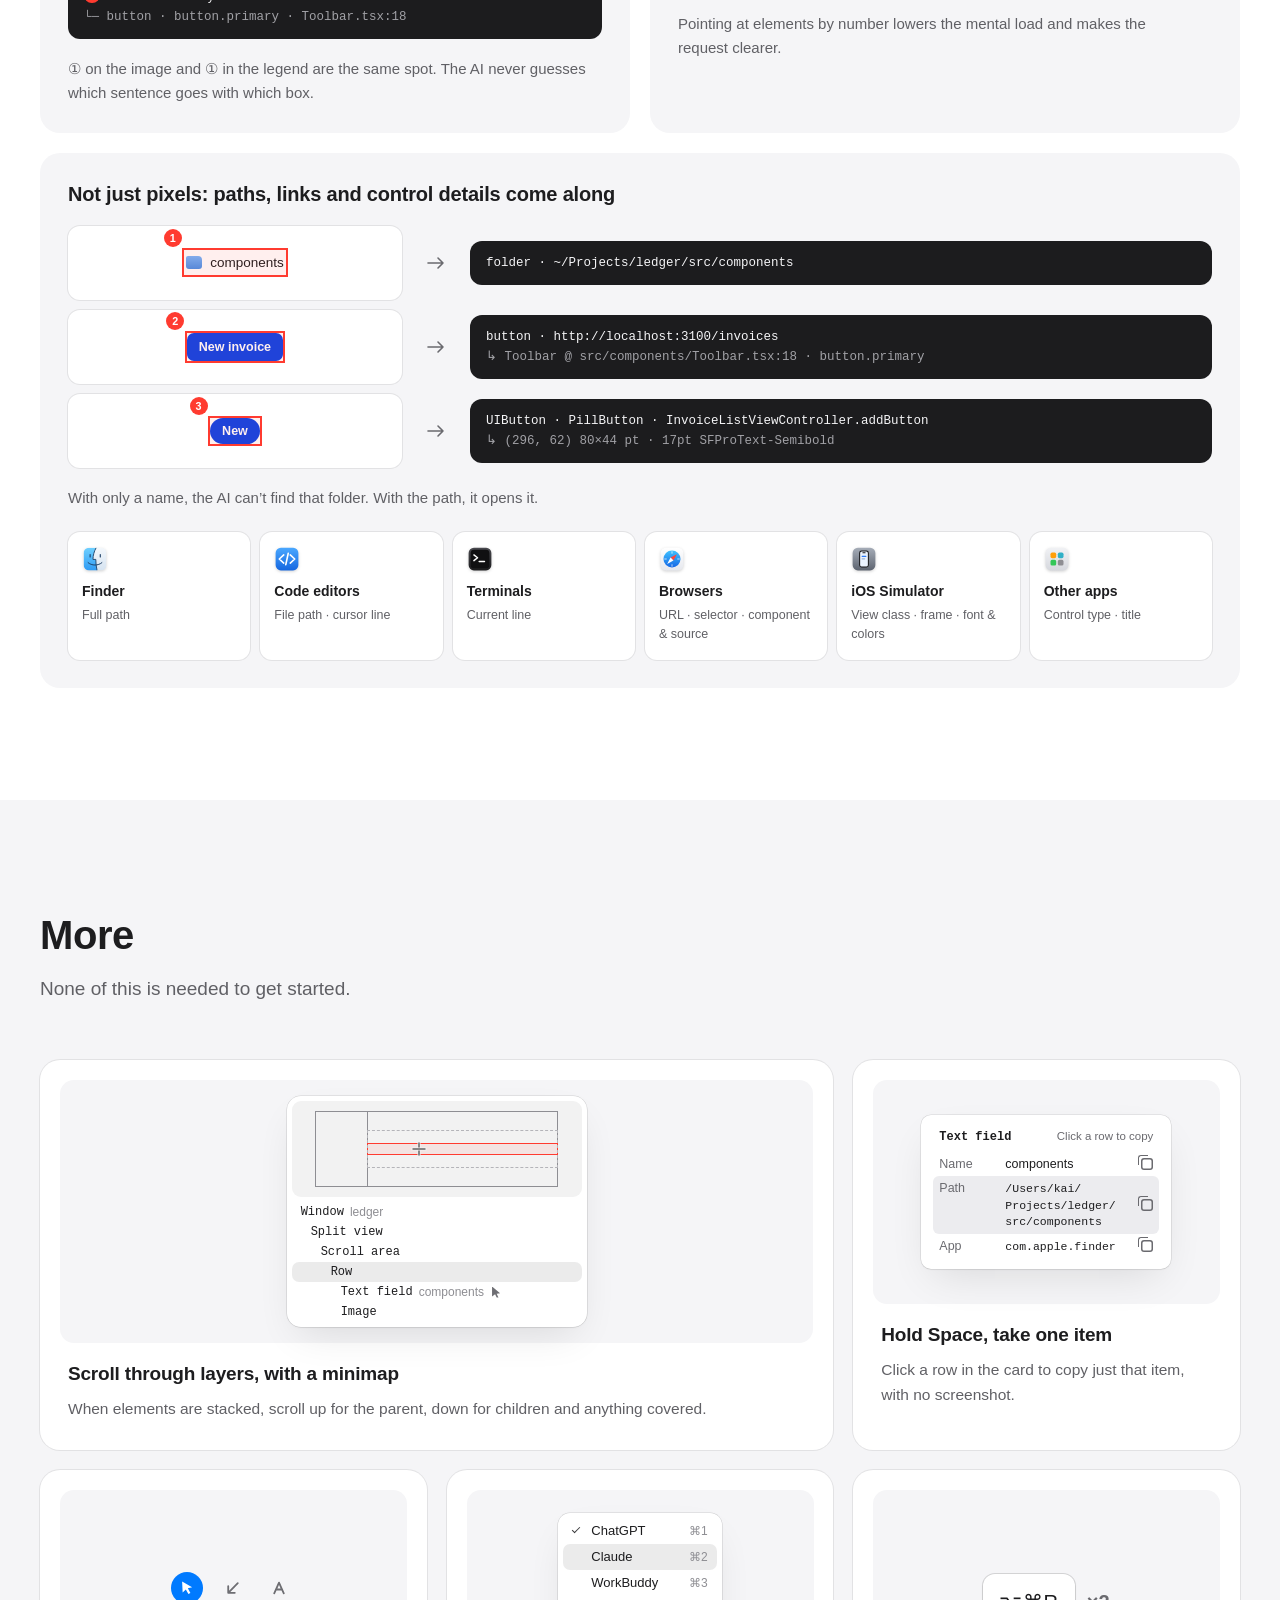
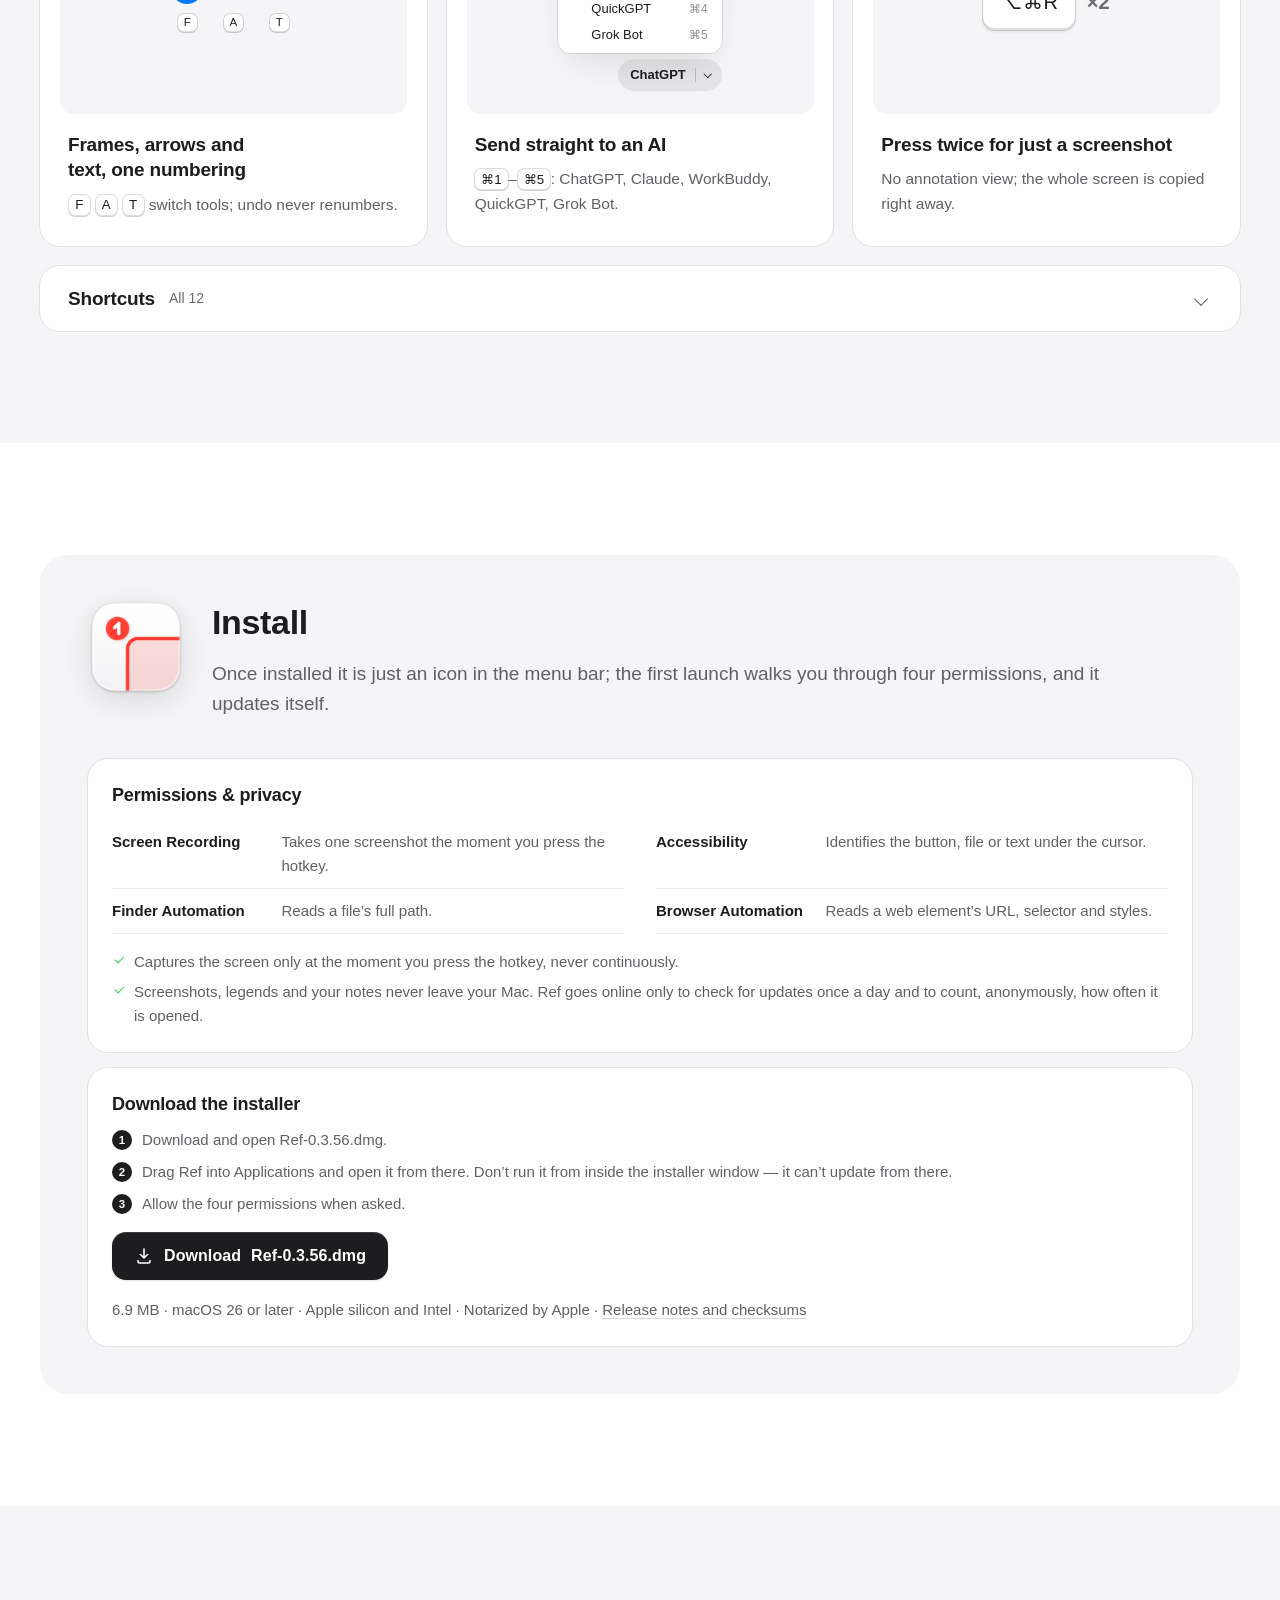
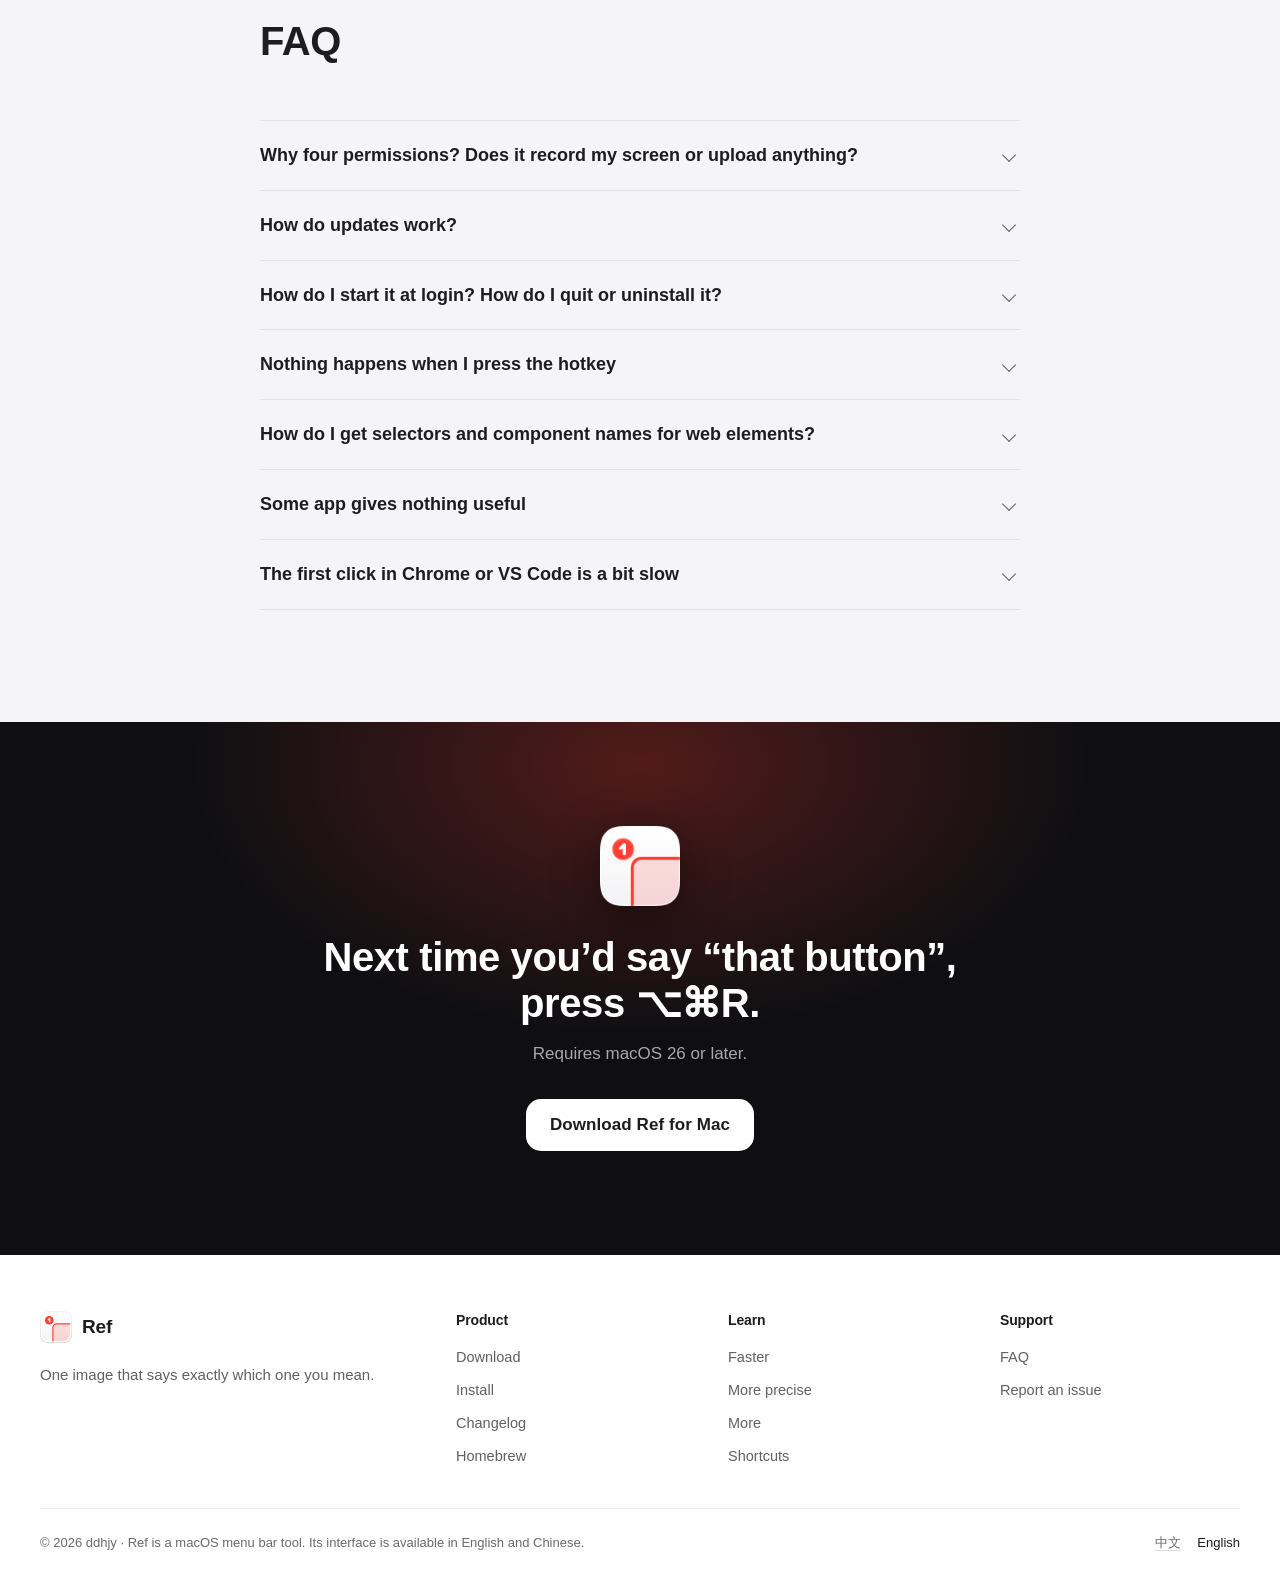
<file: en/index.html>
<!doctype html>
<html lang="en">
<head>
<meta charset="utf-8">
<meta name="viewport" content="width=device-width, initial-scale=1, viewport-fit=cover">
<title>Ref — AI-friendly screenshot annotation · macOS</title>
<meta name="description" content="AI-friendly screenshot annotation, in the macOS menu bar. Faster: smart selection, picked in one click. More precise: numbered automatically, with the details read for you and organized into a legend. Paste it into Cursor, ChatGPT or Claude.">
<meta name="color-scheme" content="light dark">
<meta name="theme-color" media="(prefers-color-scheme: light)" content="#ffffff">
<meta name="theme-color" media="(prefers-color-scheme: dark)" content="#161617">
<meta name="application-name" content="Ref">
<meta name="apple-mobile-web-app-title" content="Ref">

<link rel="canonical" href="https://ref.suixinapp.com/en/">
<link rel="alternate" hreflang="zh-Hans" href="https://ref.suixinapp.com/">
<link rel="alternate" hreflang="en" href="https://ref.suixinapp.com/en/">
<link rel="alternate" hreflang="x-default" href="https://ref.suixinapp.com/">

<meta property="og:type" content="website">
<meta property="og:site_name" content="Ref">
<meta property="og:locale" content="en_US">
<meta property="og:locale:alternate" content="zh_CN">
<meta property="og:title" content="Ref — AI-friendly screenshot annotation">
<meta property="og:description" content="Faster: smart selection, picked in one click. More precise: numbered automatically, with the details read for you and organized into a legend. Paste it into Cursor, ChatGPT or Claude.">
<meta property="og:url" content="https://ref.suixinapp.com/en/">
<meta property="og:image" content="https://ref.suixinapp.com/assets/img/og-en.png">
<meta property="og:image:width" content="1200">
<meta property="og:image:height" content="630">
<meta property="og:image:alt" content="Ref: numbered marks on a screenshot and the legend band underneath">
<meta name="twitter:card" content="summary_large_image">
<meta name="twitter:title" content="Ref — AI-friendly screenshot annotation">
<meta name="twitter:description" content="Smart selection, one click to pick; auto-numbered, with the details read for you and organized into a legend. Paste it into Cursor, ChatGPT or Claude.">
<meta name="twitter:image" content="https://ref.suixinapp.com/assets/img/og-en.png">

<link rel="icon" href="../assets/img/favicon.svg" type="image/svg+xml">
<link rel="icon" href="../assets/img/favicon-32.png" type="image/png" sizes="32x32">
<link rel="apple-touch-icon" href="../assets/img/apple-touch-icon.png">
<link rel="manifest" href="../site.webmanifest">

<link rel="preload" href="../assets/img/brand.svg" as="image" type="image/svg+xml">
<link rel="preconnect" href="https://api.github.com" crossorigin>
<link rel="stylesheet" href="../assets/site.css">
<script src="../assets/lang.js"></script>
<script type="application/ld+json">
{
  "@context": "https://schema.org",
  "@type": "SoftwareApplication",
  "name": "Ref",
  "operatingSystem": "macOS 26",
  "applicationCategory": "UtilitiesApplication",
  "description": "AI-friendly screenshot annotation, in the macOS menu bar. Press a hotkey and click what you mean: Ref snaps to the element, numbers it, and writes your request together with its path and links into one image on the clipboard.",
  "softwareVersion": "0.3.56",
  "downloadUrl": "https://github.com/ddhjy/ref-releases/releases/latest",
  "releaseNotes": "https://github.com/ddhjy/ref-releases/releases",
  "offers": { "@type": "Offer", "price": "0", "priceCurrency": "USD" },
  "inLanguage": ["en", "zh-Hans"],
  "image": "https://ref.suixinapp.com/assets/img/icon-512.png",
  "url": "https://ref.suixinapp.com/en/"
}
</script>
</head>
<body>
<a class="skip" href="#main">Skip to content</a>

<header class="site-header">
  <div class="container nav-bar">
    <a class="brand" href="./" aria-label="Ref home">
      <img src="../assets/img/brand.svg" width="32" height="32" alt="" decoding="async">
      <span>Ref</span>
    </a>
    <nav class="nav-links" id="nav" aria-label="Page">
      <a href="#faster">Faster</a>
      <a href="#precise">More precise</a>
      <a href="#details">More</a>
      <a href="#install">Install</a>
      <a href="#faq">FAQ</a>
    </nav>
    <div class="nav-actions">
      <a class="btn btn-primary btn-sm" href="#install">Download</a>
      <button class="nav-toggle" type="button" aria-expanded="false" aria-controls="nav" aria-label="Open menu">
        <span></span><span></span>
      </button>
    </div>
  </div>
</header>

<main id="main">

<!-- ========== Hero ========== -->
<section class="hero" aria-labelledby="hero-title">
  <div class="container hero-copy">
    <h1 id="hero-title"><span class="mark">AI-friendly</span> <span class="nowrap">screenshot annotation</span></h1>
    <ul class="lede-2">
      <li><a href="#faster"><b>Faster</b><span>Smart selection, one click to pick</span></a></li>
      <li><a href="#precise"><b>More precise</b><span>Auto-numbered; details read for you, organized into a legend</span></a></li>
    </ul>
    <p class="notice" data-old-macos hidden>Your Mac is on macOS <span data-macos-version></span>, and Ref needs macOS 26. Update under System Settings → General → Software Update first, then come back to download.</p>
    <p class="notice" data-not-mac hidden>Ref is a Mac app, and this device doesn’t look like a Mac. Send the address to your Mac and download it there: <button class="link-btn copy" type="button" data-copy="https://ref.suixinapp.com/en/"><span class="copy-idle">Copy link</span><span class="copy-done">Copied</span></button></p>
  </div>
  <div class="container-wide">
    <figure class="demo" aria-label="An image copied by Ref: six numbered marks on a screenshot, and a legend band underneath that spells out what each mark refers to">
      <div class="demo-frame">
      <div class="demo-screen" aria-hidden="true">
        <div class="mbar">
          <span class="mbar-apple"></span>
          <b>Safari</b><span>File</span><span>Edit</span><span>View</span><span>History</span><span>Bookmarks</span><span>Window</span><span>Help</span>
          <span class="mbar-right"><i class="mbar-ref"></i><i class="mbar-glyph"></i><i class="mbar-glyph"></i><i class="mbar-glyph wide"></i><span>Mon Oct 26  10:00 AM</span></span>
        </div>

        <div class="win win-finder">
          <div class="win-bar">
            <span class="lights"><i></i><i></i><i></i></span>
            <span class="win-title">ledger</span>
          </div>
          <div class="finder">
            <aside class="finder-side">
              <p>Favorites</p>
              <span>AirDrop</span><span>Recents</span><span>Applications</span><span>Desktop</span><span>Documents</span><span>Downloads</span>
              <p>Locations</p>
              <span>Macintosh HD</span>
              <p>Tags</p>
              <span class="tag"><i style="--c:#ff5f57"></i>In progress</span><span class="tag"><i style="--c:#28c840"></i>Done</span>
            </aside>
            <div class="finder-list">
              <div class="finder-head"><span>Name</span><span>Date Modified</span><span>Size</span></div>
              <div class="row"><em class="tri open"></em><i class="ico folder"></i><span>src</span><span>Today, 9:40 AM</span><span>--</span></div>
              <div class="row deep"><em class="tri"></em><i class="ico folder"></i><span>api</span><span>Yesterday, 10:14 PM</span><span>--</span></div>
              <div class="row deep" data-mark="1"><em class="tri"></em><i class="ico folder"></i><span>components</span><span>Today, 9:40 AM</span><span>--</span></div>
              <div class="row deep"><em class="tri"></em><i class="ico folder"></i><span>hooks</span><span>Oct 3</span><span>--</span></div>
              <div class="row deep"><em class="tri"></em><i class="ico folder"></i><span>pages</span><span>Today, 9:12 AM</span><span>--</span></div>
              <div class="row deep"><em class="tri"></em><i class="ico folder"></i><span>styles</span><span>Sep 30</span><span>--</span></div>
              <div class="row"><em class="tri"></em><i class="ico folder"></i><span>public</span><span>Sep 28</span><span>--</span></div>
              <div class="row"><em></em><i class="ico file"></i><span>package.json</span><span>Today, 9:12 AM</span><span>2 KB</span></div>
              <div class="row"><em></em><i class="ico file"></i><span>README.md</span><span>Sep 28</span><span>4 KB</span></div>
              <div class="row"><em></em><i class="ico file"></i><span>tsconfig.json</span><span>Sep 28</span><span>1 KB</span></div>
              <div class="row"><em></em><i class="ico file"></i><span>vite.config.ts</span><span>Sep 28</span><span>1 KB</span></div>
            </div>
          </div>
          <div class="finder-path"><span>Macintosh HD</span><span>Users</span><span>kai</span><span>Projects</span><span>ledger</span><span>src</span></div>
        </div>

        <div class="win win-safari">
          <div class="win-bar safari-bar">
            <span class="lights"><i></i><i></i><i></i></span>
            <span class="sf-btn"></span><span class="sf-btn"></span>
            <span class="url"><i></i>localhost:3100/invoices</span>
            <span class="sf-btn"></span><span class="sf-btn"></span>
          </div>
          <div class="page">
            <div class="page-nav">
              <b>Ledger</b>
              <span class="on">Invoices</span><span>Customers</span><span>Reports</span><span>Settings</span>
              <span class="page-btn" data-mark="2">New invoice</span>
            </div>
            <div class="page-body">
              <div class="page-h"><span>Invoices</span><small>24 this month · $128,400 outstanding</small></div>
              <div class="table">
                <div class="th"><span>Number</span><span>Customer</span><span>Amount</span><span>Status</span></div>
                <div class="tr"><span>INV-0241</span><span>Northwind</span><span>$12,800</span><span class="st paid">Paid</span></div>
                <div class="tr"><span>INV-0240</span><span>Acme</span><span>$9,600</span><span class="st">Due</span></div>
                <div class="tr"><span>INV-0239</span><span>Globex</span><span>$32,000</span><span class="st">Due</span></div>
                <div class="tr"><span>INV-0238</span><span>Initech</span><span>$4,500</span><span class="st paid">Paid</span></div>
                <div class="tr"><span>INV-0237</span><span>Umbrella</span><span>$18,200</span><span class="st late">Overdue</span></div>
              </div>
            </div>
          </div>
        </div>

        <div class="win win-sim">
          <div class="win-bar sim-bar">
            <span class="lights"><i></i><i></i><i></i></span>
            <span class="sim-name"><b>iPhone 17 Pro</b><small>iOS 26.0</small></span>
          </div>
          <div class="phone">
            <div class="phone-status"><b>10:00</b><span><i></i><i></i><i class="wide"></i></span></div>
            <div class="phone-nav"><b>Invoices</b><span class="phone-btn" data-mark="3">New</span></div>
            <div class="phone-sub">24 this month · $128,400 outstanding</div>
            <div class="phone-list">
              <div class="phone-cell"><b>Northwind</b><span>$12,800</span><small>INV-0241</small><span class="st paid">Paid</span></div>
              <div class="phone-cell"><b>Acme</b><span>$9,600</span><small>INV-0240</small><span class="st">Due</span></div>
              <div class="phone-cell"><b>Globex</b><span>$32,000</span><small>INV-0239</small><span class="st">Due</span></div>
              <div class="phone-cell"><b>Initech</b><span>$4,500</span><small>INV-0238</small><span class="st paid">Paid</span></div>
              <div class="phone-cell"><b>Umbrella</b><span>$18,200</span><small>INV-0237</small><span class="st late">Overdue</span></div>
            </div>
          </div>
        </div>

        <!-- Marks as the app draws them: a square ring outside the frame, the badge off its
             top-left corner; a straight arrow with the badge behind its tail; text beside its badge. -->
        <span class="mk mk-frame" style="--x:19.7%;--y:23.4%;--w:5.7%;--h:2.3%" data-n="1"><b>1</b></span>
        <span class="mk mk-frame" style="--x:88.67%;--y:11.58%;--w:7.13%;--h:3.36%" data-n="2"><b>2</b></span>
        <span class="mk mk-frame" style="--x:42.23%;--y:37.32%;--w:3.32%;--h:2.72%" data-n="3"><b>3</b></span>
        <span class="mk mk-region" style="--x:74.5%;--y:71%;--w:20%;--h:17%" data-n="4"><b>4</b></span>
        <svg class="mk mk-arrow" viewBox="0 0 1000 625" preserveAspectRatio="none" data-n="5" data-tail="920 412.5" data-head="956 295">
          <path d="M920 412.5 L955.08 297.99 M938.52 306.78 L955.08 297.99 L963.87 314.55"/>
        </svg>
        <span class="mk mk-badge-only" style="--x:92%;--y:66%;--ux:0.2929;--uy:-0.9561" data-n="5"><b>5</b></span>
        <span class="mk mk-text" style="--x:76.1%;--y:78%" data-n="6"><b>6</b>Label: Export CSV</span>
      </div>

      <pre class="demo-legend" data-legend><span class="ll" data-n="0"><em>Overall request: </em>add an Export button in 4, styled like 2; the code goes in 1; on iOS, next to 3</span>
<span class="ll" data-n="1">├─ <i class="lb" data-n="1">①</i> New component goes here
<s>│  └─ text field “components” · folder · ~/Projects/ledger/src/components ·
│     com.apple.finder · 23%×25%</s></span>
<span class="ll" data-n="2">├─ <i class="lb" data-n="2">②</i> Match this style
<s>│  └─ button “New invoice” · 92%×13%
│     ↳ Toolbar @ src/components/Toolbar.tsx:18 · button.primary · 124×32
│       13px Inter 600 #FFFFFF bg #0D44E8</s></span>
<span class="ll" data-n="3">├─ <i class="lb" data-n="3">③</i> On iOS, put it left of this
<s>│  └─ UIButton “New” · com.apple.iphonesimulator · 44%×39%
│     ↳ PillButton : UIButton · InvoiceListViewController.addButton ·
│       (296, 62) 80×44 pt · 17pt SFProText-Semibold #FFFFFF bg #0D44E8 · radius 22</s></span>
<span class="ll" data-n="4">├─ <i class="lb" data-n="4">④</i> Export button goes here
<s>│  └─ region · 75%×71% – 95%×88%</s></span>
<span class="ll" data-n="5">├─ <i class="lb" data-n="5">⑤</i> Right edge lines up with the table
<s>│  └─ arrow · 92%×66% to 96%×47%</s></span>
<span class="ll" data-n="6">└─ <i class="lb" data-n="6">⑥</i> Label: Export CSV
<s>   └─ text · 76%×78%</s></span>
<span class="ll sig" data-n="7">page · http://localhost:3100/invoices
Ref · 2880×1800 px · com.apple.Safari “Invoices — Ledger” · 2026-10-26 10:00</span></pre>
      <!-- Notes on the picture, not part of it: the caption says the same in words. -->
      <ul class="demo-guides" aria-hidden="true">
        <li class="dg dg-num" style="--x:27.4cqw;--from:17cqw;--line:4"><span>Number</span><i></i>Same <b>2</b> as on the image</li>
        <li class="dg dg-read" style="--x:51cqw;--line:5;--lines:3"><span>Context</span><i></i>Ref read these three lines</li>
      </ul>
      </div>
      <figcaption class="demo-caption">This is what lands on the clipboard. ①–⑥ on the image match ①–⑥ in the legend below, so the AI reads it by number.</figcaption>
    </figure>
  </div>
</section>

<!-- ========== Faster ========== -->
<section class="section section-alt" id="faster" aria-labelledby="faster-title">
  <div class="container">
    <header class="section-head">
      <h2 id="faster-title">Faster</h2>
      <p class="section-lede">Smart selection: move the pointer and the highlight snaps to the element. One click, and it is marked.</p>
    </header>

    <div class="vs2">
      <figure class="vs2-item">
        <figcaption>
          <b>Ordinary screenshot tool</b>
          <ul class="chips"><li>Pick a tool</li><li>Drag a box</li><li>Line it up</li><li>Switch to text</li><li>Type</li></ul>
        </figcaption>
        <div class="mini-wrap" aria-hidden="true">
          <div class="mini">
            <div class="mini-bar"><span class="mini-lights"><i></i><i></i><i></i></span><span class="mini-url">localhost:3100/invoices</span></div>
            <div class="mini-nav"><b>Ledger</b><span class="on">Invoices</span><span>Customers</span><span>Reports</span><span class="mini-btn">New invoice<i class="plain-box"><small>148 × 38</small><svg class="xhair" viewBox="0 0 16 16"><path d="M8 1v14M1 8h14" stroke="#fff" stroke-width="3"/><path d="M8 1v14M1 8h14" stroke="#1d1d1f" stroke-width="1"/></svg></i></span></div>
            <div class="mini-body">
              <div class="mini-h"><span class="mini-hw plain-prev">Invoices</span><small>24 this month · $128,400 outstanding</small></div>
              <div class="mini-table">
                <div class="mini-tr"><span>INV-0241</span><span>Northwind</span><span>$12,800</span><span><i class="mini-st paid">Paid</i></span></div>
                <div class="mini-tr"><span>INV-0240</span><span>Acme</span><span>$9,600</span><span><i class="mini-st">Due</i></span></div>
                <div class="mini-tr"><span>INV-0239</span><span><i class="plain-prev">Globex</i></span><span>$32,000</span><span><i class="mini-st">Due</i></span></div>
                <div class="mini-tr"><span>INV-0238</span><span>Initech</span><span>$4,500</span><span><i class="mini-st paid">Paid</i></span></div>
              </div>
            </div>
          </div>
          <div class="plain-tools">
            <i class="pt on"><svg viewBox="0 0 16 16"><rect x="2.5" y="3.5" width="11" height="9" rx="1"/></svg></i>
            <i class="pt"><svg viewBox="0 0 16 16"><ellipse cx="8" cy="8" rx="5.5" ry="4.5"/></svg></i>
            <i class="pt"><svg viewBox="0 0 16 16"><path d="M3 13 13 3M7.5 3H13v5.5"/></svg></i>
            <i class="pt"><svg viewBox="0 0 16 16"><path d="m3 13 1-3.5L11.5 2 14 4.5 6.5 12 3 13Z"/></svg></i>
            <i class="pt"><svg viewBox="0 0 16 16"><path d="M3.5 4h9M8 4v9"/></svg></i>
            <i class="pt"><svg viewBox="0 0 16 16"><path d="M3 3h4v4H3zM9 9h4v4H9z" fill="currentColor" stroke="none"/><path d="M9 3h4v4H9zM3 9h4v4H3z" fill="currentColor" stroke="none" opacity=".35"/></svg></i>
          </div>
        </div>
      </figure>

      <figure class="vs2-item is-ref">
        <figcaption>
          <b>Ref</b>
          <ul class="chips"><li>Point</li><li>Click</li></ul>
        </figcaption>
        <div class="mini-wrap" aria-hidden="true">
          <div class="mini">
            <div class="mini-bar"><span class="mini-lights"><i></i><i></i><i></i></span><span class="mini-url">localhost:3100/invoices</span></div>
            <div class="mini-nav"><b>Ledger</b><span class="on">Invoices</span><span>Customers</span><span>Reports</span><span class="mini-btn mm hover">New invoice<svg class="xhair mini-cursor" viewBox="0 0 16 16"><path d="M8 1v14M1 8h14" stroke="#fff" stroke-width="3"/><path d="M8 1v14M1 8h14" stroke="#1d1d1f" stroke-width="1"/></svg></span></div>
            <div class="mini-body">
              <div class="mini-h"><span class="mini-hw mm set" data-n="1">Invoices</span><small>24 this month · $128,400 outstanding</small></div>
              <div class="mini-table">
                <div class="mini-tr"><span>INV-0241</span><span>Northwind</span><span>$12,800</span><span><i class="mini-st paid">Paid</i></span></div>
                <div class="mini-tr"><span>INV-0240</span><span>Acme</span><span>$9,600</span><span><i class="mini-st">Due</i></span></div>
                <div class="mini-tr"><span>INV-0239</span><span><i class="mm set" data-n="2">Globex</i></span><span>$32,000</span><span><i class="mini-st">Due</i></span></div>
                <div class="mini-tr"><span>INV-0238</span><span>Initech</span><span>$4,500</span><span><i class="mini-st paid">Paid</i></span></div>
              </div>
            </div>
            <div class="mini-card">
              <b>Button<small>Hold Space to copy</small></b>
              <span><i>Name</i><em>New invoice</em></span>
              <span><i>Selector</i><em>button.primary</em></span>
              <span><i>Page</i><em>localhost:3100/invoices</em></span>
            </div>
          </div>
        </div>
      </figure>
    </div>
  </div>
</section>

<!-- ========== More precise ========== -->
<section class="section" id="precise" aria-labelledby="precise-title">
  <div class="container">
    <header class="section-head">
      <h2 id="precise-title">More precise</h2>
      <p class="section-lede">Every spot is numbered automatically. Ref reads what each element is, which page it is on, its path and link, and writes it all into the image as a legend, organized by number alongside the notes you write.</p>
    </header>

    <div class="precise-grid">
      <article class="pblock">
        <h3>Your request sits with the thing it points at</h3>
        <div class="bind" aria-hidden="true">
          <div class="bind-col">
            <div class="bind-crop crop-finder">
              <div class="crow"><i class="cico"></i>api</div>
              <div class="crow"><span class="ctx-folder mm set" data-n="1"><i class="cico"></i>components</span></div>
              <div class="crow"><i class="cico"></i>hooks</div>
            </div>
            <pre class="bind-line"><i class="lb" data-n="1">①</i> New component goes here
<s>└─ folder · ~/Projects/ledger/src/components</s></pre>
          </div>
          <div class="bind-col">
            <div class="bind-crop crop-page"><b>Ledger</b><span class="on">Invoices</span><span>Customers</span><span class="cbtn mm set" data-n="2">New invoice</span></div>
            <pre class="bind-line"><i class="lb" data-n="2">②</i> Match this style
<s>└─ button · button.primary · Toolbar.tsx:18</s></pre>
          </div>
        </div>
        <p class="pblock-note">① on the image and ① in the legend are the same spot. The AI never guesses which sentence goes with which box.</p>
      </article>

      <article class="pblock">
        <h3>Say how things relate, by number</h3>
        <div class="relate">
          <blockquote class="say say-before">
            <span class="say-tag">Ordinary screenshot</span>
            <p>“<mark>That folder</mark> in the Finder on the left… no, <mark>the one under src</mark>… make it look like <mark>that blue button</mark>, put an Export button in <mark>the empty space at the bottom right</mark>, and on iOS too, <mark>next to that New button</mark>.”</p>
          </blockquote>
          <blockquote class="say say-after">
            <span class="say-tag">Ref · Overall request</span>
            <p>Add an Export button in <i class="lb" data-n="4">④</i>, styled like <i class="lb" data-n="2">②</i>; the code goes in <i class="lb" data-n="1">①</i>; on iOS, next to <i class="lb" data-n="3">③</i>.</p>
          </blockquote>
          <ul class="relate-key" aria-hidden="true">
            <li><i class="lb" data-n="1">①</i>components</li>
            <li><i class="lb" data-n="2">②</i>New invoice</li>
            <li><i class="lb" data-n="3">③</i>New</li>
            <li><i class="lb" data-n="4">④</i>bottom-right region</li>
          </ul>
        </div>
        <p class="pblock-note">Pointing at elements by number lowers the mental load and makes the request clearer.</p>
      </article>

      <article class="pblock pblock-wide">
        <h3>Not just pixels: paths, links and control details come along</h3>
        <ul class="ctx" aria-hidden="true">
          <li>
            <span class="ctx-el"><span class="ctx-folder mm set" data-n="1"><i class="cico"></i>components</span></span>
            <span class="ctx-arrow"><svg viewBox="0 0 24 24"><path d="M4 12h15m0 0-5-5m5 5-5 5"/></svg></span>
            <pre class="ctx-info">folder · ~/Projects/ledger/src/components</pre>
          </li>
          <li>
            <span class="ctx-el"><span class="ctx-btn mm set" data-n="2">New invoice</span></span>
            <span class="ctx-arrow"><svg viewBox="0 0 24 24"><path d="M4 12h15m0 0-5-5m5 5-5 5"/></svg></span>
            <pre class="ctx-info">button · http://localhost:3100/invoices
<s>↳ Toolbar @ src/components/Toolbar.tsx:18 · button.primary</s></pre>
          </li>
          <li>
            <span class="ctx-el"><span class="ctx-pill mm set" data-n="3">New</span></span>
            <span class="ctx-arrow"><svg viewBox="0 0 24 24"><path d="M4 12h15m0 0-5-5m5 5-5 5"/></svg></span>
            <pre class="ctx-info">UIButton · PillButton · InvoiceListViewController.addButton
<s>↳ (296, 62) 80×44 pt · 17pt SFProText-Semibold</s></pre>
          </li>
        </ul>
        <p class="pblock-note">With only a name, the AI can’t find that folder. With the path, it opens it.</p>
        <ul class="reads-row">
          <li><img class="app-icon" src="../assets/img/app-finder.svg" alt="" width="26" height="26"><b>Finder</b><span>Full path</span></li>
          <li><img class="app-icon" src="../assets/img/app-editor.svg" alt="" width="26" height="26"><b>Code editors</b><span>File path · cursor line</span></li>
          <li><img class="app-icon" src="../assets/img/app-terminal.svg" alt="" width="26" height="26"><b>Terminals</b><span>Current line</span></li>
          <li><img class="app-icon" src="../assets/img/app-browser.svg" alt="" width="26" height="26"><b>Browsers</b><span>URL · selector · component &amp; source</span></li>
          <li><img class="app-icon" src="../assets/img/app-simulator.svg" alt="" width="26" height="26"><b>iOS Simulator</b><span>View class · frame · font &amp; colors</span></li>
          <li><img class="app-icon" src="../assets/img/app-other.svg" alt="" width="26" height="26"><b>Other apps</b><span>Control type · title</span></li>
        </ul>
      </article>
    </div>
  </div>
</section>

<!-- ========== Details ========== -->
<section class="section section-alt" id="details" aria-labelledby="details-title">
  <div class="container">
    <header class="section-head">
      <h2 id="details-title">More</h2>
      <p class="section-lede">None of this is needed to get started.</p>
    </header>
    <div class="bento details">
      <article class="card card-wide">
        <div class="card-visual">
          <div class="lmap">
            <div class="map-wire">
              <i class="w w1"></i><i class="w w2"></i><i class="w w3 sel"></i><i class="w w4 dash"></i>
              <span class="cross"></span>
            </div>
            <ul class="map-rows">
              <li>Window <s>ledger</s></li>
              <li class="in1">Split view</li>
              <li class="in2">Scroll area</li>
              <li class="in3 sel">Row</li>
              <li class="in4">Text field <s>components</s><i class="hit"></i></li>
              <li class="in4">Image</li>
            </ul>
          </div>
        </div>
        <h3>Scroll through layers, with a minimap</h3>
        <p>When elements are stacked, scroll up for the parent, down for children and anything covered.</p>
      </article>
      <article class="card">
        <div class="card-visual">
          <div class="hover-card small">
            <div class="hover-row"><span>Text field</span><em>Click a row to copy</em></div>
            <div class="hover-row"><span>Name</span><b>components</b><i class="cp"></i></div>
            <div class="hover-row on"><span>Path</span><code>/Users/<wbr>kai/<wbr>Projects/<wbr>ledger/<wbr>src/<wbr>components</code><i class="cp"></i></div>
            <div class="hover-row"><span>App</span><code>com.apple.finder</code><i class="cp"></i></div>
          </div>
        </div>
        <h3>Hold Space, take one item</h3>
        <p>Click a row in the card to copy just that item, with no screenshot.</p>
      </article>
      <article class="card">
        <div class="card-visual">
          <div class="tools"><span class="tool on"><svg viewBox="0 0 16 16" aria-hidden="true"><path d="M3.4 1.8l9.4 5.4-4 1.1 2.4 4.3-1.9 1.1-2.4-4.3-3 2.9z" fill="currentColor"/></svg><kbd>F</kbd></span><span class="tool"><svg viewBox="0 0 16 16" aria-hidden="true"><path d="M12.5 3.5l-9 9m0-6.2v6.2h6.2" fill="none" stroke="currentColor" stroke-width="1.7" stroke-linecap="round" stroke-linejoin="round"/></svg><kbd>A</kbd></span><span class="tool"><svg viewBox="0 0 16 16" aria-hidden="true"><path d="M3.5 13L8 3l4.5 10M5.3 9.4h5.4" fill="none" stroke="currentColor" stroke-width="1.7" stroke-linecap="round" stroke-linejoin="round"/></svg><kbd>T</kbd></span></div>
        </div>
        <h3>Frames, arrows and text, one numbering</h3>
        <p><kbd>F</kbd> <kbd>A</kbd> <kbd>T</kbd> switch tools; undo never renumbers.</p>
      </article>
      <article class="card">
        <div class="card-visual">
          <div class="send">
            <ul class="send-list"><li class="cur">ChatGPT<kbd>⌘1</kbd></li><li class="on">Claude<kbd>⌘2</kbd></li><li>WorkBuddy<kbd>⌘3</kbd></li><li>QuickGPT<kbd>⌘4</kbd></li><li>Grok Bot<kbd>⌘5</kbd></li></ul>
            <span class="send-btn">ChatGPT<i></i><b></b></span>
          </div>
        </div>
        <h3>Send straight to an AI</h3>
        <p><kbd>⌘1</kbd>–<kbd>⌘5</kbd>: ChatGPT, Claude, WorkBuddy, QuickGPT, Grok Bot.</p>
      </article>
      <article class="card">
        <div class="card-visual">
          <div class="keys"><span class="keycap">⌥⌘R</span><span class="keys-x">×2</span></div>
        </div>
        <h3>Press twice for just a screenshot</h3>
        <p>No annotation view; the whole screen is copied right away.</p>
      </article>
    </div>

    <details class="fold" id="shortcuts">
      <summary><h3>Shortcuts</h3><span class="fold-hint">All 12</span></summary>
      <div class="keys-table">
        <table>
          <tbody>
            <tr><th scope="row"><kbd>⌥⌘R</kbd></th><td>Start a capture / finish and copy; press twice to capture and copy right away</td></tr>
            <tr><th scope="row">Click / drag</th><td>Frame an element / frame a region</td></tr>
            <tr><th scope="row">Scroll</th><td>Move between the elements under the cursor: up for the parent, down for children and covered elements</td></tr>
            <tr><th scope="row">Hold <kbd>Space</kbd></th><td>Lock the current highlight; click a row in the card to copy that item</td></tr>
            <tr><th scope="row"><kbd>F</kbd> <kbd>A</kbd> <kbd>T</kbd></th><td>Frame tool / Arrow tool / Text tool</td></tr>
            <tr><th scope="row"><kbd>⌘Z</kbd> <kbd>⇧⌘Z</kbd></th><td>Undo / redo, without renumbering</td></tr>
          </tbody>
        </table>
        <table>
          <tbody>
            <tr><th scope="row"><kbd>Tab</kbd></th><td>Enter the request marked Tab; inside a field, move on to the next one</td></tr>
            <tr><th scope="row"><kbd>⏎</kbd></th><td>On the canvas, enter the current request; in a field, return to the canvas. Never ends the capture</td></tr>
            <tr><th scope="row"><kbd>⌘⏎</kbd></th><td>Finish and copy</td></tr>
            <tr><th scope="row"><kbd>⌘1</kbd> … <kbd>⌘5</kbd></th><td>Finish and send to ChatGPT / Claude / WorkBuddy / QuickGPT / Grok Bot</td></tr>
            <tr><th scope="row"><kbd>Esc</kbd></th><td>Back out one level; asks again when there is content</td></tr>
            <tr><th scope="row"><kbd>⌘0</kbd></th><td>Discard right away</td></tr>
          </tbody>
        </table>
      </div>
    </details>
  </div>
</section>

<!-- ========== Install ========== -->
<section class="section" id="install" aria-labelledby="install-title">
  <div class="container">
    <div class="install">
      <div class="install-head">
        <img src="../assets/img/icon-256.png" width="96" height="96" alt="" decoding="async">
        <div>
          <h2 id="install-title">Install</h2>
          <p class="section-lede">Once installed it is just an icon in the menu bar; the first launch walks you through four permissions, and it updates itself.</p>
        </div>
      </div>
      <div class="privacy" id="privacy">
        <h3>Permissions &amp; privacy</h3>
        <dl class="perms">
          <div><dt>Screen Recording</dt><dd>Takes one screenshot the moment you press the hotkey.</dd></div>
          <div><dt>Accessibility</dt><dd>Identifies the button, file or text under the cursor.</dd></div>
          <div><dt>Finder Automation</dt><dd>Reads a file’s full path.</dd></div>
          <div><dt>Browser Automation</dt><dd>Reads a web element’s URL, selector and styles.</dd></div>
        </dl>
        <ul class="pledges">
          <li>Captures the screen only at the moment you press the hotkey, never continuously.</li>
          <li>Screenshots, legends and your notes never leave your Mac. Ref goes online only to check for updates once a day and to count, anonymously, how often it is opened.</li>
        </ul>
      </div>
      <div class="install-ways">
        <div class="way">
          <h3>Download the installer</h3>
          <ol class="way-steps">
            <li>Download and open <span data-dmg-name>Ref-0.3.56.dmg</span>.</li>
            <li>Drag Ref into Applications and open it from there. Don’t run it from inside the installer window — it can’t update from there.</li>
            <li>Allow the four permissions when asked.</li>
          </ol>
          <a class="btn btn-primary" href="/download/Ref-0.3.56.dmg" data-download-dmg>
            <svg class="i" viewBox="0 0 20 20" aria-hidden="true"><path d="M10 3v9m0 0 3.5-3.5M10 12 6.5 8.5M4 14.5v1A1.5 1.5 0 0 0 5.5 17h9a1.5 1.5 0 0 0 1.5-1.5v-1"/></svg>
            Download <span data-dmg-name>Ref-0.3.56.dmg</span>
          </a>
          <p class="way-meta"><span data-dmg-size>6.9 MB</span> · macOS 26 or later · Apple silicon and Intel · Notarized by Apple · <a href="https://github.com/ddhjy/ref-releases/releases/latest" data-release-link>Release notes and checksums</a></p>
        </div>
      </div>
    </div>
  </div>
</section>

<!-- ========== FAQ ========== -->
<section class="section section-alt" id="faq" aria-labelledby="faq-title">
  <div class="container narrow">
    <header class="section-head">
      <h2 id="faq-title">FAQ</h2>
    </header>
    <div class="faq">
      <details>
        <summary>Why four permissions? Does it record my screen or upload anything?</summary>
        <p>Each permission does one job; see <a href="#privacy">Permissions &amp; privacy</a>. Ref captures only at the moment you press the hotkey and never uploads your screenshots or annotations.</p>
      </details>
      <details>
        <summary>How do updates work?</summary>
        <p>Ref checks for a new version once a day and installs it on its own; to check right away, use the menu bar icon → Check for Updates….</p>
      </details>
      <details>
        <summary>How do I start it at login? How do I quit or uninstall it?</summary>
        <p>Menu bar icon → “Settings…” → General → “Launch at login”. Quit: menu bar icon → “Quit Ref”. Uninstall: quit Ref, then drag it from Applications to the Trash; if you installed with Homebrew, run <code>brew uninstall --cask ref</code>.</p>
      </details>
      <details>
        <summary>Nothing happens when I press the hotkey</summary>
        <p>Check that all four permissions are allowed (menu bar icon → “Permissions…”); after turning on Screen Recording, Ref may need to be reopened. If they are all on, the hotkey probably clashes with another app: pick another under “Settings…” → General.</p>
      </details>
      <details>
        <summary>How do I get selectors and component names for web elements?</summary>
        <p>Turn on Allow JavaScript from Apple Events in the browser: in Chrome under View › Developer; in Safari under Settings › Developer (if that tab is missing, first check “Show features for web developers” under Advanced).</p>
      </details>
      <details>
        <summary>Some app gives nothing useful</summary>
        <p>Some apps expose no interface information to the system. Drag a region there instead and write a request.</p>
      </details>
      <details>
        <summary>The first click in Chrome or VS Code is a bit slow</summary>
        <p>Activating the accessibility interface takes a few seconds the first time. After that it’s fast.</p>
      </details>
    </div>
  </div>
</section>

</main>

<!-- ========== Footer ========== -->
<footer class="site-footer">
  <div class="footer-cta">
    <div class="container">
      <img src="../assets/img/icon-192.png" width="80" height="80" alt="" decoding="async" loading="lazy">
      <h2>Next time you’d say “that button”,<br>press ⌥⌘R.</h2>
      <p>Requires macOS 26 or later.</p>
      <div class="cta">
        <a class="btn btn-contrast btn-lg" href="/download/Ref-0.3.56.dmg" data-download-dmg>Download Ref for Mac</a>
      </div>
    </div>
  </div>
  <div class="container footer-grid">
    <div class="footer-brand">
      <a class="brand" href="./" aria-label="Ref home">
        <img src="../assets/img/brand.svg" width="28" height="28" alt="" decoding="async" loading="lazy">
        <span>Ref</span>
      </a>
      <p>One image that says exactly which one you mean.</p>
    </div>
    <nav aria-label="Product">
      <h3>Product</h3>
      <a href="/download/Ref-0.3.56.dmg" data-download-dmg>Download</a>
      <a href="#install">Install</a>
      <a href="https://github.com/ddhjy/ref-releases/releases">Changelog</a>
      <a href="https://github.com/ddhjy/homebrew-tap" rel="noopener">Homebrew</a>
    </nav>
    <nav aria-label="Learn">
      <h3>Learn</h3>
      <a href="#faster">Faster</a>
      <a href="#precise">More precise</a>
      <a href="#details">More</a>
      <a href="#shortcuts">Shortcuts</a>
    </nav>
    <nav aria-label="Support">
      <h3>Support</h3>
      <a href="#faq">FAQ</a>
      <a href="https://github.com/ddhjy/ref-releases/issues" rel="noopener">Report an issue</a>
    </nav>
  </div>
  <div class="container">
    <div class="footer-bottom">
      <p>© 2026 ddhjy · Ref is a macOS menu bar tool. Its interface is available in English and Chinese.</p>
      <p class="footer-langs"><a href="../" lang="zh-Hans" hreflang="zh-Hans">中文</a><span aria-current="page">English</span></p>
    </div>
  </div>
</footer>

<div class="sr-live" aria-live="polite"></div>
<script src="../assets/site.js" defer></script>
</body>
</html>
</file>
<file: assets/site.css>
/* Ref — site styles
   Paper, ink and one red. The red is the marker's (#FF3B30) and is used only
   where the app would use it: badges, frames, arrows. Everything else follows
   the system appearance. */

:root {
  color-scheme: light dark;

  --bg: #ffffff;
  --bg-2: #f5f5f7;
  --bg-3: #ececef;
  --card: #ffffff;
  --ink: #1d1d1f;
  --ink-2: #606065;
  --ink-3: #6a6a6f; /* tertiary text; ≥4.5:1 on every surface incl. --bg-3 and --red-tint */
  --hair: rgba(0, 0, 0, 0.08);
  --hair-2: rgba(0, 0, 0, 0.14);
  --red: #ff3b30;
  --red-text: #cc2b22; /* the marker red, darkened to read as text on paper (5.3:1) */
  --red-tint: rgba(255, 59, 48, 0.08);
  --orange: #ff9500;
  --blue: #007aff;
  --blue-fill: #0071e3; /* filled blue controls with white text (4.7:1); --blue stays for rings */
  --green: #34c759;
  --primary: #1d1d1f;
  --primary-ink: #ffffff;
  --primary-hover: #000000;
  --legend-bg: #1c1c1e;
  --legend-ink: #f5f5f7;
  --legend-ink-2: #a1a1a6;
  --header-bg: rgba(255, 255, 255, 0.72);
  --shadow-sm: 0 1px 2px rgba(0, 0, 0, 0.05), 0 2px 8px rgba(0, 0, 0, 0.04);
  --shadow: 0 1px 2px rgba(0, 0, 0, 0.04), 0 16px 40px -12px rgba(0, 0, 0, 0.12);
  --shadow-lg: 0 2px 4px rgba(0, 0, 0, 0.06), 0 40px 80px -24px rgba(0, 0, 0, 0.22);
  --shadow-lift: 0 2px 6px rgba(0, 0, 0, 0.08), 0 36px 72px -18px rgba(0, 0, 0, 0.28), 0 96px 160px -40px rgba(0, 0, 0, 0.28);
  --scrim: rgba(255, 255, 255, 0.8);
  --kbd-bg: #ffffff;
  --kbd-shadow: inset 0 -1px 0 rgba(0, 0, 0, 0.12), 0 1px 1px rgba(0, 0, 0, 0.06);

  --font: -apple-system, BlinkMacSystemFont, "SF Pro Text", "SF Pro Display", "PingFang SC", "Hiragino Sans GB", "Noto Sans CJK SC", "Microsoft YaHei", "Helvetica Neue", Arial, sans-serif;
  --mono: ui-monospace, "SF Mono", Menlo, Consolas, "Liberation Mono", monospace;

  --r-sm: 8px;
  --r: 12px;
  --r-lg: 20px;
  --w: 1200px;
  /* The hero's picture keeps the page's own edges: the header above it and every section below
     line up with it. */
  --w-wide: var(--w);
  --gutter: 24px;
  --section: 112px;
}

@media (prefers-color-scheme: dark) {
  :root {
    --bg: #161617;
    --bg-2: #1c1c1e;
    --bg-3: #2a2a2d;
    --card: #232325;
    --ink: #f5f5f7;
    --ink-2: #a1a1a6;
    --ink-3: #98989d;
    --hair: rgba(255, 255, 255, 0.1);
    --hair-2: rgba(255, 255, 255, 0.18);
    --red-tint: rgba(255, 69, 58, 0.14);
    --red: #ff453a;
    --red-text: #ff453a;
    --orange: #ff9f0a;
    --blue: #0a84ff;
    --green: #30d158;
    --primary: #f5f5f7;
    --primary-ink: #1d1d1f;
    --primary-hover: #ffffff;
    --header-bg: rgba(22, 22, 23, 0.72);
    --legend-bg: #0e0e10;
    --shadow-sm: 0 1px 2px rgba(0, 0, 0, 0.3);
    --shadow: 0 1px 2px rgba(0, 0, 0, 0.3), 0 16px 40px -12px rgba(0, 0, 0, 0.5);
    --shadow-lg: 0 2px 4px rgba(0, 0, 0, 0.4), 0 40px 80px -24px rgba(0, 0, 0, 0.7);
    --shadow-lift: 0 2px 6px rgba(0, 0, 0, 0.5), 0 36px 72px -18px rgba(0, 0, 0, 0.7), 0 96px 160px -40px rgba(0, 0, 0, 0.6);
    --scrim: rgba(22, 22, 23, 0.82);
    --kbd-bg: #2c2c2e;
    --kbd-shadow: inset 0 -1px 0 rgba(0, 0, 0, 0.5), 0 1px 1px rgba(0, 0, 0, 0.3);
  }
}

/* ---------- Base ---------- */

*, *::before, *::after { box-sizing: border-box; }

html {
  -webkit-text-size-adjust: 100%;
  scroll-padding-top: 88px;
}

body {
  margin: 0;
  background: var(--bg);
  color: var(--ink);
  font: 400 17px/1.6 var(--font);
  -webkit-font-smoothing: antialiased;
  -moz-osx-font-smoothing: grayscale;
  text-rendering: optimizeLegibility;
  overflow-x: clip;
}

h1, h2, h3 { margin: 0; font-weight: 600; letter-spacing: -0.01em; text-wrap: balance; }
h2 { font-size: 40px; line-height: 1.15; }
h3 { font-size: 20px; line-height: 1.35; }
p { margin: 0; }
a { color: inherit; text-decoration: none; }
p a, li a, td a { text-decoration: underline; text-decoration-color: var(--hair-2); text-underline-offset: 3px; }
p a:hover, li a:hover, td a:hover { text-decoration-color: currentColor; }
img, svg { display: block; max-width: 100%; }
img { height: auto; }
ul, ol { margin: 0; padding: 0; list-style: none; }
code, kbd, pre, samp { font-family: var(--mono); font-size: 0.92em; }
pre { margin: 0; }
button { font: inherit; color: inherit; }
strong, b { font-weight: 600; }
blockquote { margin: 0; }
table { border-collapse: collapse; }

:focus-visible { outline: 2px solid var(--red); outline-offset: 3px; border-radius: 4px; }
:focus:not(:focus-visible) { outline: none; }

.skip {
  position: absolute; left: 16px; top: -100px; z-index: 100;
  padding: 10px 14px; border-radius: var(--r-sm);
  background: var(--ink); color: var(--bg); font-weight: 600;
}
.skip:focus { top: 16px; }

.sr-live, .sr-only {
  position: absolute; width: 1px; height: 1px; padding: 0; margin: -1px;
  overflow: hidden; clip: rect(0 0 0 0); white-space: nowrap; border: 0;
}

.container { width: 100%; max-width: calc(var(--w) + var(--gutter) * 2); margin: 0 auto; padding: 0 var(--gutter); }
.container-wide { width: 100%; max-width: calc(var(--w-wide) + var(--gutter) * 2); margin: 0 auto; padding: 0 var(--gutter); }
.container.narrow { max-width: calc(760px + var(--gutter) * 2); }

/* ---------- Controls ---------- */

.btn {
  display: inline-flex; align-items: center; justify-content: center; gap: 10px;
  height: 48px; padding: 0 22px; border: 0; border-radius: 14px;
  font-size: 16px; font-weight: 600; letter-spacing: 0.005em; white-space: nowrap;
  cursor: pointer; user-select: none; -webkit-user-select: none;
  transition: background-color 0.15s ease, color 0.15s ease, transform 0.15s ease, box-shadow 0.15s ease;
}
.btn:active { transform: translateY(1px); }
.btn .i { width: 20px; height: 20px; fill: none; stroke: currentColor; stroke-width: 1.6; stroke-linecap: round; stroke-linejoin: round; flex: none; }
.btn-primary {
  background: var(--primary); color: var(--primary-ink);
  box-shadow: 0 1px 2px rgba(0, 0, 0, 0.12), inset 0 1px 0 rgba(255, 255, 255, 0.14);
}
.btn-primary:hover { background: var(--primary-hover); }
.btn-secondary {
  background: var(--card); color: var(--ink);
  box-shadow: 0 0 0 1px var(--hair-2), var(--shadow-sm);
}
.btn-secondary:hover { box-shadow: 0 0 0 1px var(--ink-3), var(--shadow-sm); }
.btn-contrast { background: #ffffff; color: #1d1d1f; box-shadow: 0 1px 2px rgba(0, 0, 0, 0.2); }
.btn-contrast:hover { background: #f5f5f7; }
/* The header's one button: a pill, like the hero's own controls, and no taller than the brand
   mark beside it — a finger gets the old height back. */
.btn-sm { height: 32px; padding: 0 16px; border-radius: 999px; font-size: 14px; }
@media (pointer: coarse) { .btn-sm { height: 36px; } }
.btn-lg { height: 52px; padding: 0 24px; font-size: 17px; border-radius: 15px; }

.copy { position: relative; }
.copy code { font-size: 15px; font-weight: 500; }
.copy .i-done { display: none; }
.copy.copied .i-copy { display: none; }
.copy.copied .i-done { display: block; color: var(--green); }
/* The icon swap alone is easy to miss: a word says it too. */
.copy .copy-done { display: none; }
.copy.copied .copy-idle { display: none; }
.copy.copied .copy-done { display: inline; }
.link-btn {
  padding: 0; border: 0; background: none; color: var(--ink); font-weight: 600; cursor: pointer;
  text-decoration: underline; text-decoration-color: var(--hair-2); text-underline-offset: 3px;
}
.link-btn:hover { text-decoration-color: currentColor; }

kbd {
  display: inline-block; min-width: 1.6em; padding: 0.05em 0.45em; margin: 0 0.05em;
  border-radius: 6px; background: var(--kbd-bg); box-shadow: 0 0 0 1px var(--hair-2), var(--kbd-shadow);
  font-family: var(--font); font-size: 0.86em; font-weight: 500; line-height: 1.5; text-align: center;
  font-variant-numeric: tabular-nums; color: var(--ink); vertical-align: 0.06em;
}
p code, td code, li code, h3 code { padding: 0.1em 0.4em; border-radius: 5px; background: var(--bg-3); white-space: nowrap; }

.nowrap { white-space: nowrap; }

/* ---------- Header ---------- */

.site-header {
  position: sticky; top: 0; z-index: 50;
  background: var(--header-bg);
  -webkit-backdrop-filter: saturate(180%) blur(20px); backdrop-filter: saturate(180%) blur(20px);
  border-bottom: 1px solid transparent;
  transition: border-color 0.2s ease;
}
.site-header.scrolled { border-bottom-color: var(--hair); }
.nav-bar { display: flex; align-items: center; gap: 28px; height: 64px; }
.brand { display: inline-flex; align-items: center; gap: 10px; font-size: 19px; font-weight: 600; letter-spacing: -0.01em; }
/* The mark in the header is the flat vector tile with its own hairline edge: the app icon's
   glass rim is white on white here. The edge is drawn in the SVG (a bevel under a hairline that
   firms up toward the bottom), and the page adds no shadow. */
.brand img { width: 32px; height: 32px; }
.nav-links { display: flex; align-items: center; gap: 4px; margin-left: 8px; }
.nav-links a {
  padding: 8px 12px; border-radius: 9px; font-size: 14px; font-weight: 500; color: var(--ink-2); white-space: nowrap;
  transition: color 0.15s ease, background-color 0.15s ease;
}
.nav-links a:hover { color: var(--ink); background: var(--hair); }
.nav-actions { display: flex; align-items: center; gap: 8px; margin-left: auto; }
.nav-toggle {
  display: none; position: relative; width: 40px; height: 40px; margin-right: -8px;
  border: 0; border-radius: 10px; background: transparent; cursor: pointer;
}
.nav-toggle span {
  position: absolute; left: 11px; width: 18px; height: 1.5px; border-radius: 1px; background: var(--ink);
  transition: transform 0.25s ease, top 0.25s ease;
}
.nav-toggle span:first-child { top: 15px; }
.nav-toggle span:last-child { top: 23px; }
.nav-toggle[aria-expanded="true"] span:first-child { top: 19px; transform: rotate(45deg); }
.nav-toggle[aria-expanded="true"] span:last-child { top: 19px; transform: rotate(-45deg); }

/* ---------- Hero ---------- */

.hero { padding: 48px 0 24px; }
/* The image Ref copies sits right under the download, so the first screen shows the product. */
.hero .container-wide { margin-top: 48px; }
.hero-copy { display: flex; flex-direction: column; align-items: center; text-align: center; }
.hero h1 {
  margin: 0; max-width: 20ch;
  font-size: 68px; line-height: 1.16; letter-spacing: -0.015em; font-weight: 600;
}
/* The headline carries a mark the way the app draws one, without its number: a square ring
   outside the words, over the marker's tint. */
.mark {
  display: inline-block; margin: 0 0.1em; padding: 0 0.1em; line-height: 1.1;
  outline: 0.045em solid var(--red); background: var(--red-tint);
}
/* The two things the page is about, each a step down to the section that shows it. */
.lede-2 { display: flex; flex-wrap: wrap; justify-content: center; gap: 10px; margin-top: 32px; }
.lede-2 a {
  display: inline-flex; align-items: center; gap: 10px; min-height: 40px; padding: 6px 14px 6px 16px; border-radius: 999px;
  background: var(--bg-2); box-shadow: 0 0 0 1px var(--hair); font-size: 14.5px; line-height: 1.4; color: var(--ink-2); text-align: left; text-decoration: none;
  transition: box-shadow 0.15s ease, color 0.15s ease;
}
.lede-2 a:hover { color: var(--ink); box-shadow: 0 0 0 1px var(--hair-2); }
.lede-2 b { color: var(--ink); font-size: 16px; white-space: nowrap; }
/* Where a line has to wrap, in two even halves rather than one word left over — and in
   Chinese at the punctuation, not through a word. */
.lede-2 span { text-wrap: balance; }
:lang(zh) .lede-2 span { word-break: keep-all; overflow-wrap: break-word; }
.lede-2 a::after { content: ""; flex: none; width: 7px; height: 7px; margin: 0 2px 0 -2px; border-right: 1.5px solid var(--ink-3); border-bottom: 1.5px solid var(--ink-3); transform: rotate(-45deg); }
.cta { display: flex; flex-wrap: wrap; justify-content: center; gap: 12px; margin-top: 36px; }
/* Shown by site.js when the visitor is not on a Mac, or on a macOS too old for Ref: the download would be of no use there. */
.notice {
  max-width: 36em; margin-top: 16px; padding: 10px 16px; border-radius: 12px;
  background: var(--bg-2); box-shadow: 0 0 0 1px var(--hair); font-size: 14px; line-height: 1.6; color: var(--ink-2); text-wrap: pretty;
}
.notice[hidden] { display: none; }

/* ---------- Demo (the output image) ---------- */

.demo { container-type: inline-size; margin: 0 auto; max-width: var(--w-wide); }
.demo-frame {
  position: relative; border-radius: var(--r-lg); overflow: hidden;
  box-shadow: var(--shadow-lg), 0 0 0 1px var(--hair);
  background: var(--legend-bg);
}
.demo-screen {
  position: relative; aspect-ratio: 16 / 10; overflow: hidden;
  background:
    radial-gradient(120% 90% at 10% 0%, #d9e3f7 0%, transparent 55%),
    radial-gradient(90% 80% at 100% 100%, #f1d9e4 0%, transparent 55%),
    linear-gradient(160deg, #e6ebf5 0%, #dfe4ee 50%, #e9e2ec 100%);
  color: #1d1d1f; font-family: var(--font);
  font-size: 1.05cqw; line-height: 1.4;
  user-select: none; -webkit-user-select: none;
}

/* Menu bar */
.mbar {
  position: absolute; inset: 0 0 auto 0; height: 3.6%;
  display: flex; align-items: center; gap: 1.6cqw; padding: 0 1.4cqw;
  background: rgba(255, 255, 255, 0.55); -webkit-backdrop-filter: blur(20px); backdrop-filter: blur(20px);
  font-size: 1cqw; color: #1d1d1f;
}
.mbar-apple {
  width: 1.1cqw; height: 1.3cqw; background: #1d1d1f;
  -webkit-mask: var(--apple-logo) center / contain no-repeat; mask: var(--apple-logo) center / contain no-repeat;
  --apple-logo: url("data:image/svg+xml,%3Csvg xmlns='http://www.w3.org/2000/svg' viewBox='0 0 24 24'%3E%3Cpath d='M12.152 6.896c-.948 0-2.415-1.078-3.96-1.04-2.04.027-3.91 1.183-4.961 3.014-2.117 3.675-.546 9.103 1.519 12.09 1.013 1.454 2.208 3.09 3.792 3.039 1.52-.065 2.09-.987 3.935-.987 1.831 0 2.35.987 3.96.948 1.637-.026 2.676-1.48 3.676-2.948 1.156-1.688 1.636-3.325 1.662-3.415-.039-.013-3.182-1.221-3.22-4.857-.026-3.04 2.48-4.494 2.597-4.559-1.429-2.09-3.623-2.324-4.39-2.376-2-.156-3.675 1.09-4.61 1.09zM15.53 3.83c.843-1.012 1.4-2.427 1.245-3.83-1.207.052-2.662.805-3.532 1.818-.78.896-1.454 2.338-1.273 3.714 1.338.104 2.715-.688 3.559-1.701'/%3E%3C/svg%3E");
}
.mbar b { font-weight: 700; }
.mbar-right { margin-left: auto; display: flex; align-items: center; gap: 1.2cqw; }
.mbar-glyph { width: 1.2cqw; height: 1cqw; border-radius: 0.2cqw; background: rgba(29, 29, 31, 0.75); }
.mbar-glyph.wide { width: 2cqw; border-radius: 0.3cqw; }
.mbar-ref {
  width: 1.15cqw; height: 1.15cqw; border-radius: 0.28cqw 0.28cqw 0.28cqw 0;
  border-top: 0.16cqw solid #1d1d1f; border-left: 0.16cqw solid #1d1d1f;
  background: linear-gradient(135deg, rgba(29, 29, 31, 0.34), rgba(29, 29, 31, 0.2));
}

/* Windows */
.win {
  position: absolute; display: flex; flex-direction: column; overflow: hidden;
  background: #fff; border-radius: 1cqw;
  box-shadow: 0 0 0 0.08cqw rgba(0, 0, 0, 0.16), 0 2.2cqw 4cqw -1.5cqw rgba(0, 0, 0, 0.35);
}
.win-bar { display: flex; align-items: center; gap: 0.9cqw; height: 3.4cqw; padding: 0 1.1cqw; background: #f3f3f5; border-bottom: 1px solid rgba(0, 0, 0, 0.08); flex: none; }
.lights { display: inline-flex; gap: 0.55cqw; }
.lights i { width: 0.9cqw; height: 0.9cqw; border-radius: 50%; background: #ff5f57; }
.lights i:nth-child(2) { background: #febc2e; }
.lights i:nth-child(3) { background: #28c840; }
.win-title { position: absolute; left: 0; right: 0; text-align: center; font-weight: 600; font-size: 0.95cqw; color: #3a3a3c; pointer-events: none; }

.win-finder { left: 2.4%; top: 7.5%; width: 43%; height: 82%; }
.finder { display: flex; flex: 1; min-height: 0; }
.finder-side { width: 26%; padding: 0.8cqw 0.6cqw; background: #f3f3f5; border-right: 1px solid rgba(0, 0, 0, 0.08); font-size: 0.88cqw; color: #3a3a3c; }
.finder-side p { margin: 0.6cqw 0.6cqw 0.25cqw; font-size: 0.72cqw; font-weight: 600; color: #6e6e73; }
.finder-side span { display: flex; align-items: center; gap: 0.5cqw; padding: 0.28cqw 0.6cqw; border-radius: 0.4cqw; }
.finder-side span::before { content: ""; width: 1cqw; height: 0.9cqw; border-radius: 0.2cqw; background: #4a8fe7; opacity: 0.85; }
.finder-side span.tag::before { display: none; }
.finder-side .tag i { width: 0.8cqw; height: 0.8cqw; margin-right: 0.2cqw; border-radius: 50%; background: var(--c); }
.finder-list { flex: 1; min-width: 0; font-size: 0.9cqw; color: #1d1d1f; }
.finder-head, .finder-list .row { display: grid; grid-template-columns: 1.8cqw 1.5cqw 1fr 8cqw 4cqw; align-items: center; column-gap: 0.4cqw; padding: 0 0.8cqw; height: 2.1cqw; }
.finder-head { grid-template-columns: 1fr 8cqw 4cqw; height: 2cqw; font-size: 0.78cqw; color: #6e6e73; border-bottom: 1px solid rgba(0, 0, 0, 0.06); padding-left: 4.5cqw; }
.finder-list .row:nth-child(odd) { background: #f7f7f9; }
.finder-list .row span:nth-of-type(2), .finder-list .row span:nth-of-type(3) { color: #6e6e73; font-size: 0.82cqw; }
.finder-list .row span:nth-of-type(3) { text-align: right; }
.finder-list .row.deep { padding-left: 2.2cqw; grid-template-columns: 1.8cqw 1.5cqw 1fr 8cqw 4cqw; }
.tri { width: 0; height: 0; margin-left: 0.5cqw; border: 0.3cqw solid transparent; border-left: 0.42cqw solid #8e8e93; border-right: 0; }
.tri.open { transform: rotate(90deg); transform-origin: 40% 50%; }
.ico { width: 1.25cqw; height: 1cqw; border-radius: 0.15cqw 0.3cqw 0.25cqw 0.25cqw; background: linear-gradient(#78b5fb, #4a8fe7); }
.ico.file { width: 0.95cqw; height: 1.15cqw; border-radius: 0.12cqw; background: linear-gradient(#fff, #ececef); box-shadow: inset 0 0 0 0.06cqw rgba(0, 0, 0, 0.18); }
.finder-path { display: flex; gap: 1.2cqw; height: 2cqw; align-items: center; padding: 0 1cqw; border-top: 1px solid rgba(0, 0, 0, 0.08); background: #f7f7f9; font-size: 0.76cqw; color: #6e6e73; flex: none; }
.finder-path span + span::before { content: "›"; margin-right: 1.2cqw; color: #aeaeb2; }

/* The Simulator, over the Finder window's empty corner: a dark window holding the device's screen. */
.win-sim { left: 30.5%; top: 29%; width: 16.5%; height: 63%; background: #1c1c1e; }
.sim-bar { height: 2.3cqw; gap: 0.7cqw; padding: 0 0.8cqw; background: #2c2c2e; border-bottom: 0; }
.sim-bar .lights { gap: 0.4cqw; }
.sim-bar .lights i { width: 0.7cqw; height: 0.7cqw; }
.sim-name { display: flex; flex-direction: column; line-height: 1.15; font-size: 0.7cqw; color: #fff; }
.sim-name b { font-weight: 600; }
.sim-name small { font-size: 0.58cqw; color: #98989d; }
.phone { flex: 1; min-height: 0; display: flex; flex-direction: column; margin: 0 0.45cqw 0.45cqw; border-radius: 1.7cqw; overflow: hidden; background: #f2f2f7; }
.phone-status { display: flex; align-items: center; justify-content: space-between; height: 2.2cqw; padding: 0 1.3cqw; font-size: 0.72cqw; flex: none; }
.phone-status b { font-weight: 600; }
.phone-status span { display: flex; gap: 0.25cqw; }
.phone-status i { width: 0.7cqw; height: 0.5cqw; border-radius: 0.12cqw; background: #1d1d1f; }
.phone-status i.wide { width: 1.1cqw; }
.phone-nav { display: flex; align-items: center; justify-content: space-between; padding: 0.5cqw 1cqw 0.2cqw; }
.phone-nav b { font-size: 1.5cqw; font-weight: 700; }
.phone-btn { display: inline-flex; align-items: center; height: 1.7cqw; padding: 0 0.8cqw; border-radius: 999px; background: #0d44e8; color: #fff; font-size: 0.78cqw; font-weight: 600; }
.phone-sub { padding: 0 1cqw 0.7cqw; font-size: 0.7cqw; color: #6e6e73; }
.phone-list { margin: 0 0.8cqw; border-radius: 0.9cqw; background: #fff; }
.phone-cell { display: grid; grid-template-columns: 1fr auto; align-items: center; row-gap: 0.15cqw; padding: 0.55cqw 0.8cqw; font-size: 0.8cqw; }
.phone-cell + .phone-cell { border-top: 1px solid rgba(0, 0, 0, 0.06); }
.phone-cell b { font-weight: 600; }
.phone-cell span:nth-child(2) { text-align: right; font-variant-numeric: tabular-nums; }
.phone-cell small { font: 0.66cqw var(--mono); color: #6e6e73; }
.phone-cell .st { justify-self: end; }
.win-safari { left: 48.4%; top: 5%; width: 49.2%; height: 89%; }
.safari-bar { gap: 0.7cqw; }
.sf-btn { width: 1.6cqw; height: 1.2cqw; border-radius: 0.3cqw; background: rgba(0, 0, 0, 0.07); }
.url { flex: 1; display: flex; align-items: center; justify-content: center; gap: 0.5cqw; height: 2.2cqw; margin: 0 0.6cqw; border-radius: 0.6cqw; background: #e9e9eb; font-size: 0.88cqw; color: #3a3a3c; }
.url i { width: 0.8cqw; height: 0.95cqw; border-radius: 0.15cqw 0.15cqw 0.3cqw 0.3cqw; background: #8e8e93; }
.page { flex: 1; min-height: 0; display: flex; flex-direction: column; background: #fafafb; }
.page-nav { display: flex; align-items: center; gap: 1.6cqw; height: 3.6cqw; padding: 0 1.8cqw; background: #fff; border-bottom: 1px solid rgba(0, 0, 0, 0.07); font-size: 0.92cqw; color: #6e6e73; }
.page-nav b { font-size: 1.05cqw; color: #1d1d1f; margin-right: 0.6cqw; }
.page-nav .on { color: #1d1d1f; font-weight: 600; }
.page-btn { margin-left: auto; height: 2.1cqw; padding: 0 1cqw; display: inline-flex; align-items: center; border-radius: 0.5cqw; background: #0d44e8; color: #fff; font-size: 0.86cqw; font-weight: 600; }
.page-body { padding: 1.6cqw 1.8cqw; }
.page-h { display: flex; align-items: baseline; gap: 1cqw; margin-bottom: 1.2cqw; }
.page-h span { font-size: 1.5cqw; font-weight: 700; color: #1d1d1f; }
.page-h small { font-size: 0.85cqw; color: #6e6e73; }
.table { border-radius: 0.6cqw; background: #fff; box-shadow: 0 0 0 1px rgba(0, 0, 0, 0.07); overflow: hidden; }
.th, .tr { display: grid; grid-template-columns: 1.1fr 1.2fr 1fr 0.9fr; align-items: center; height: 2.35cqw; padding: 0 1.2cqw; font-size: 0.86cqw; }
.th { height: 2.1cqw; font-size: 0.74cqw; color: #6e6e73; background: #fafafb; border-bottom: 1px solid rgba(0, 0, 0, 0.06); }
.tr + .tr { border-top: 1px solid rgba(0, 0, 0, 0.05); }
.tr span:first-child { font-family: var(--mono); font-size: 0.8cqw; color: #3a3a3c; }
.st { justify-self: start; padding: 0.1cqw 0.6cqw; border-radius: 999px; background: #fff4d6; color: #855c00; font-size: 0.72cqw; font-weight: 600; }
.st.paid { background: #e3f6e8; color: #1f7a3a; }
.st.late { background: #fde2e0; color: #b3261e; }

/* Marks, drawn the way MarkerRenderer draws them, at the sizes they have on screen while
   annotating (a 24-point badge, a 2-point ring, an 8-point arrow, 22-point text) — one point
   being one pixel when the picture is 1280 wide. --pt, for the panel and the card, is one
   point of the 1440-point display in the picture. */
.demo-screen {
  --pt: calc(100cqw / 1440); --mpt: calc(100cqw / 1280); --mark: #ff3b30;
  --st: calc(2 * var(--mpt)); --bd: calc(24 * var(--mpt)); --gap: calc(6 * var(--mpt)); --aw: calc(8 * var(--mpt)); --label: calc(22 * var(--mpt));
}
.mk { position: absolute; left: var(--x); top: var(--y); }
/* A flat disc: no rim, no shadow. */
.mk b {
  position: absolute; transform: translate(-50%, -50%);
  width: var(--bd); height: var(--bd); border-radius: 50%; background: var(--mark); color: #fff;
  font: 700 calc(var(--bd) * 0.6)/1 var(--font); font-variant-numeric: tabular-nums;
  display: grid; place-items: center;
}
/* A square ring entirely outside the frame, and the badge off its top-left corner on the diagonal. */
.mk-frame, .mk-region { width: var(--w); height: var(--h); background: rgba(255, 59, 48, 0.08); outline: var(--st) solid var(--mark); }
.mk-frame b, .mk-region b { --off: calc((var(--bd) / 2 + var(--gap)) * -0.7071 - var(--st)); left: var(--off); top: var(--off); }
/* A straight shaft with a V head of the same weight; the badge sits behind the tail on the shaft's line. */
.mk-arrow { position: absolute; inset: 0; width: 100%; height: 100%; overflow: visible; pointer-events: none; }
.mk-arrow path { fill: none; stroke: var(--mark); stroke-width: 6.25; stroke-linecap: round; stroke-linejoin: round; }
.mk-badge-only { width: 0; height: 0; }
.mk-badge-only b { --back: calc((var(--aw) / 2 + var(--gap) + var(--bd) / 2) * -1); left: calc(var(--ux) * var(--back)); top: calc(var(--uy) * var(--back)); }
/* The click point is the badge's top-left corner; the text stands right of it, centred on it. */
.mk-text {
  display: flex; align-items: center; height: var(--bd); padding-left: calc(var(--bd) + var(--gap));
  color: var(--mark); font: 700 var(--label)/1 var(--font); white-space: nowrap;
}
.mk-text b { left: 0; top: 0; transform: none; }

/* Legend band, as Composer draws it: 32 px type on 48 px lines with 26 px of padding at 2880 px
   wide, the heading in the marker color, each number as the badge the image carries. */
.demo-legend {
  padding: 0.9cqw; margin: 0;
  background: #1c1c1e; color: #fff;
  font: 400 max(10px, 1.111cqw)/1.5 var(--mono);
  white-space: pre-wrap; overflow-wrap: anywhere; tab-size: 2;
}
/* A line too long for the band continues indented under its text, the way the app draws it. */
.demo-legend { text-indent: 6ch hanging each-line; }
/* What Ref wrote under a note, fainter than the note: the footer's white at 72%. */
.demo-legend s { text-decoration: none; color: #c0c0c0; }
.demo-legend .ll { display: inline; }
.demo-legend em { font-style: normal; color: #ff3b30; }
/* The badge as the legend carries it; the same glyph stands for a mark wherever the page refers to one. */
.lb {
  position: relative; display: inline-block; width: 1.25em; height: 1.25em; margin: -0.2em 0; vertical-align: -0.045em;
  border-radius: 50%; background: #ff3b30; color: transparent; font-style: normal; text-indent: 0; overflow: hidden;
  transition: scale 0.15s ease;
}
.lb::after {
  content: attr(data-n); position: absolute; inset: 0; display: grid; place-items: center;
  color: #fff; font: 700 0.75em/1 var(--font);
}
.demo-legend .sig { color: #c0c0c0; }
.demo-caption { margin: 0; padding: 18px 24px 0; text-align: center; font-size: 14px; color: var(--ink-3); text-wrap: pretty; }
:lang(zh) .demo-caption { word-break: keep-all; overflow-wrap: break-word; }

/* Not part of the image: two notes on the finished picture's legend, each tied to the lines that
   show what sets it apart from an ordinary screenshot — a number the legend repeats, the lines
   Ref read. The third thing, that a click is all a mark takes, is the play button's to show, so
   the screen carries nothing but that button. The notes are laid out in the picture's own
   units, so they only show where the legend is still drawn to scale (its type stops shrinking at
   10px, a 900px picture), and they step aside while the capture plays. */
.demo-guides { position: absolute; inset: 0; z-index: 10; pointer-events: none; transition: opacity 0.25s, visibility 0.25s; }
.demo.animate:not(.done) .demo-guides { opacity: 0; visibility: hidden; }
@container (max-width: 899px) { .demo-guides { display: none; } }
.dg {
  position: absolute; display: inline-flex; align-items: center; gap: 0.62em; height: 2.3em; padding: 0 1em; border-radius: 999px;
  color: #fff; font: 600 clamp(11px, 1.02cqw, 13px)/1 var(--font); white-space: nowrap;
}
.dg span { font-weight: 500; color: rgba(255, 255, 255, 0.72); }
.dg i { width: 1px; height: 1.1em; background: rgba(255, 255, 255, 0.28); }
.dg b { display: grid; place-items: center; width: 1.45em; height: 1.45em; margin: 0 -0.1em; border-radius: 50%; background: #ff3b30; font: 700 0.8em/1 var(--font); font-variant-numeric: tabular-nums; }
.dg::before, .dg::after { content: ""; position: absolute; }
/* On the legend band, whose lines are 1.6667cqw tall under 0.9cqw of padding below the 62.5cqw
   screen: --line counts lines from the top, --x is where the note starts. A note is taller than
   a line, so it starts clear of the text on the lines above and below its own, and a rule runs
   back along its line to --from, just past where that line's text ends. */
.dg-num, .dg-read { --row: 1.6667cqw; --band: calc(62.5cqw + 0.9cqw); background: #3a3a3c; transform: translateY(-50%); }
.dg-num { left: var(--x); top: calc(var(--band) + (var(--line) + 0.5) * var(--row)); }
.dg-num::before { right: 100%; top: 50%; width: calc(var(--x) - var(--from)); height: 1px; background: rgba(255, 255, 255, 0.5); }
.dg-num::after { right: calc(100% + var(--x) - var(--from)); top: 50%; width: 5px; height: 5px; margin: -2px -2.5px 0 0; border-radius: 50%; background: rgba(255, 255, 255, 0.75); }
/* A bracket down the lines it speaks for, --lines of them from --line. */
.dg-read { left: calc(var(--x) + 1.7cqw); top: calc(var(--band) + (var(--line) + var(--lines) / 2) * var(--row)); }
.dg-read::before {
  right: calc(100% + 0.9cqw); top: 50%; width: 0.7cqw; height: calc(var(--lines) * var(--row) - 0.5cqw); transform: translateY(-50%);
  border: 1px solid rgba(255, 255, 255, 0.5); border-left: 0;
}
.dg-read::after { right: 100%; top: 50%; width: 0.9cqw; height: 1px; background: rgba(255, 255, 255, 0.5); }

/* The hero rests on the finished image; its button plays the capture that made it:
   the hotkey, each pick, the panel filling in, ⌘↩, and the image again. site.js adds
   the button, everything under .d-ui and the classes below. */
.demo.animate { position: relative; isolation: isolate; --lift-time: 0.8s; --lift-ease: cubic-bezier(0.3, 0, 0.1, 1); }
/* The lift moves as a spring that just fails to overshoot: off from a standstill, fastest a tenth
   of the way in, then a long settle. Where linear() is not known, a curve of the same character. */
@supports (transition-timing-function: linear(0, 1)) {
  .demo.animate { --lift-ease: linear(0, 0.012 2%, 0.041 4%, 0.084 6%, 0.163 9%, 0.25 12%, 0.366 16%, 0.475 20%, 0.594 25%, 0.692 30%, 0.782 36%, 0.858 43%, 0.908 50%, 0.952 60%, 0.979 72%, 0.991 85%, 1); }
}
.demo.animate::before, .demo.animate::after {
  content: ""; position: absolute; z-index: -1; inset: 0 0 var(--below, 0px) 0; pointer-events: none;
  border-radius: var(--r-lg);
}
.demo.animate::before {
  box-shadow: var(--shadow-lg), 0 0 0 1px var(--hair);
  transition: bottom 0.7s cubic-bezier(0.3, 0.7, 0.2, 1), opacity var(--lift-time) var(--lift-ease);
}
.demo.animate .demo-frame { box-shadow: none; }
.demo.animate .ll { transition: opacity 0.35s; }
.demo.animate.staged .ll:not(.lit) { opacity: 0.2; }
.demo:not(.animate) .d-ui, .demo:not(.animate) .demo-play, .demo:not(.animate) .d-flash { display: none; }
/* While it plays, the frame comes off the page: forward to the middle of the window, scaled so
   the whole image — screen and legend — is in view, the page dimmed behind it. site.js works
   out --lift; the frame and the deeper shadow (::after) both follow it, the resting shadow and
   the caption give way, and the lot sits above the header and the scrim. One clock and one
   curve for the frame and both shadows, so the shadow deepens as the frame rises. */
.demo.animate .demo-frame { position: relative; transform: var(--lift, none); transition: transform var(--lift-time) var(--lift-ease); }
.demo.animate::after { box-shadow: var(--shadow-lift), 0 0 0 1px var(--hair); opacity: 0; transform: var(--lift, none); transition: transform var(--lift-time) var(--lift-ease), opacity var(--lift-time) var(--lift-ease); }
.demo.up { z-index: 61; }
.demo.up::before { opacity: 0; }
.demo.up::after { opacity: 1; }
.demo-caption { transition: opacity 0.4s; }
.demo.up .demo-caption { opacity: 0; }
.demo-scrim {
  position: fixed; inset: 0; z-index: 60; background: var(--scrim); touch-action: none;
  opacity: 0; visibility: hidden; transition: opacity 0.5s, visibility 0.5s;
}
.demo-scrim.on { opacity: 1; visibility: visible; }
/* The way out, in the window's corner while the frame is up: over the scrim, not in the frame,
   which draws only what the app draws. */
.demo-skip {
  position: fixed; top: max(12px, env(safe-area-inset-top)); right: max(12px, env(safe-area-inset-right)); z-index: 62;
  display: inline-flex; align-items: center; gap: 8px; height: 32px; padding: 0 8px 0 14px; border: 0; border-radius: 999px;
  background: rgba(28, 28, 30, 0.86); -webkit-backdrop-filter: blur(14px); backdrop-filter: blur(14px);
  box-shadow: 0 0 0 0.5px rgba(255, 255, 255, 0.18), 0 8px 24px -8px rgba(0, 0, 0, 0.5);
  color: #fff; font: 600 13px/1 var(--font); white-space: nowrap; cursor: pointer;
  opacity: 0; visibility: hidden; transition: opacity 0.5s, visibility 0.5s, background 0.15s;
}
.demo-skip kbd { padding: 3px 6px; border-radius: 999px; background: rgba(255, 255, 255, 0.16); color: rgba(255, 255, 255, 0.72); font: 500 11px/1 var(--font); }
.demo-scrim.on + .demo-skip { opacity: 1; visibility: visible; }
.demo-skip:hover { background: #000; }
.demo-skip:focus-visible { outline: 2px solid var(--blue); outline-offset: 3px; }
/* No keyboard to press Esc on. */
@media (hover: none) { .demo-skip { padding-right: 14px; } .demo-skip kbd { display: none; } }
html.demo-lock { overflow: hidden; }
/* Back to the moment before the hotkey: the marks lift off together with the legend dimming. */
.demo.rewind .mk, .demo.rewind .mk b { transition: opacity 0.35s; }
/* ⌘↩: the frame flashes white the way the screen does for a screenshot; the finished image is
   what the flash leaves behind. */
.d-flash { position: absolute; inset: 0; z-index: 12; background: #fff; opacity: 0; pointer-events: none; }
.d-flash.on { animation: d-flash 0.8s forwards; }
@keyframes d-flash {
  0% { opacity: 0; animation-timing-function: ease-in; }
  10% { opacity: 1; animation-timing-function: cubic-bezier(0.2, 0.6, 0.4, 1); }
  100% { opacity: 0; }
}
/* The one control on the picture, dead centre of the screen (the screen is 62.5cqw tall; the
   frame also holds the legend). It is drawn as a play button and as nothing else on the picture
   is: a white disc with the triangle, what it plays, how long that takes — large and lifted,
   where the notes on the legend are small and flat. Its measures are in em, so its font-size
   alone scales it down with the picture; the smallest keeps a 44px target. */
.demo-play {
  position: absolute; left: 50%; top: 31.25cqw; z-index: 11; translate: -50% -50%;
  display: inline-flex; align-items: center; gap: 0.75em; height: 3.5em; padding: 0 1.375em 0 0.5em; border: 0; border-radius: 999px;
  background: rgba(28, 28, 30, 0.9); -webkit-backdrop-filter: blur(14px); backdrop-filter: blur(14px);
  box-shadow: 0 0 0 0.5px rgba(255, 255, 255, 0.18), 0 12px 32px -8px rgba(0, 0, 0, 0.55);
  color: #fff; font: 600 16px/1 var(--font); white-space: nowrap; cursor: pointer;
  opacity: 0; visibility: hidden;
  transition: opacity 0.25s, visibility 0.25s, background 0.15s, scale 0.2s cubic-bezier(0.2, 0.7, 0.2, 1);
}
.demo-play i { flex: none; display: grid; place-items: center; width: 2.5em; height: 2.5em; border-radius: 50%; background: #fff; color: #1d1d1f; }
/* The triangle's weight sits left of its box's middle: nudged right, it looks centred in the disc. */
.demo-play svg { width: 0.875em; height: 0.875em; margin-left: 0.125em; }
.demo-play small { font: 500 0.8125em/1 var(--font); font-variant-numeric: tabular-nums; color: rgba(255, 255, 255, 0.64); }
@container (max-width: 899px) { .demo-play { font-size: 15px; } }
@container (max-width: 559px) { .demo-play { font-size: 13px; } }
.demo.done .demo-play { opacity: 1; visibility: visible; }
/* Pressed, it sinks into the picture as it fades, and comes back up the same way. */
.demo.animate:not(.done) .demo-play { scale: 0.9; }
/* A click anywhere on the screen plays it (site.js), so the whole screen says so: the pointer
   changes over it and the button answers, wherever on the picture the pointer is. */
.demo.done .demo-screen { cursor: pointer; }
/* Only where there is a pointer to hover with: on a touch screen the last tap would hold it.
   :hover waits for the pointer to move, so a page scrolled under a still pointer would not
   answer; site.js sets .over from where the pointer is, on a move and on a scroll alike. */
@media (hover: hover) { .demo.done.over .demo-play, .demo-play:hover { background: #000; scale: 1.04; } }
.demo-play:active { scale: 0.98; }
.demo-play:focus-visible { outline: 2px solid var(--blue); outline-offset: 3px; }

.demo.animate .mk, .demo.animate .mk b { opacity: 0; }
.demo.animate .mk.on, .demo.animate .mk.set b { opacity: 1; }

/* The capture's own surfaces, in screen points like the marks: the 640-point panel 16 points
   off the bottom, the element card, the toast. */
.d-ui { position: absolute; inset: 0; pointer-events: none; }
.d-ui i, .d-ui em { font-style: normal; }
/* The canvas shows a crosshair; its centre is the hot spot. */
.d-cursor { position: absolute; left: 56%; top: 58%; z-index: 9; width: calc(23 * var(--pt)); height: calc(23 * var(--pt)); margin: calc(-11.5 * var(--pt)) 0 0 calc(-11.5 * var(--pt)); transition: opacity 0.25s; }
.d-cursor svg { width: 100%; height: 100%; overflow: visible; }
.d-cursor.gone { opacity: 0; }
.d-ripple {
  position: absolute; z-index: 8; width: calc(44 * var(--pt)); height: calc(44 * var(--pt)); margin: calc(-22 * var(--pt)) 0 0 calc(-22 * var(--pt));
  border-radius: 50%; border: calc(2 * var(--pt)) solid rgba(0, 122, 255, 0.85); background: rgba(0, 122, 255, 0.16);
  animation: d-ripple 0.55s cubic-bezier(0.2, 0.7, 0.3, 1) forwards;
}
@keyframes d-ripple { from { opacity: 1; transform: scale(0.2); } to { opacity: 0; transform: none; } }
.d-card {
  position: absolute; z-index: 6; min-width: calc(240 * var(--pt)); max-width: calc(440 * var(--pt)); padding: calc(9 * var(--pt)) calc(12 * var(--pt)) calc(8 * var(--pt)); border-radius: calc(12 * var(--pt));
  background: rgba(255, 255, 255, 0.94); -webkit-backdrop-filter: blur(16px); backdrop-filter: blur(16px);
  box-shadow: 0 0 0 0.5px rgba(0, 0, 0, 0.16), 0 calc(6 * var(--pt)) calc(18 * var(--pt)) calc(-4 * var(--pt)) rgba(0, 0, 0, 0.26);
  font-size: calc(12 * var(--pt)); line-height: calc(20 * var(--pt)); color: #1d1d1f; white-space: nowrap;
  opacity: 0; transition: opacity 0.15s;
}
.d-card.on { opacity: 1; }
.d-card b { display: flex; justify-content: space-between; align-items: baseline; gap: calc(24 * var(--pt)); margin-bottom: calc(2 * var(--pt)); font: 700 calc(13 * var(--pt))/calc(22 * var(--pt)) var(--mono); }
.d-card b small { font: 400 calc(11 * var(--pt))/1 var(--font); color: #8e8e93; }
.d-card span { display: grid; grid-template-columns: var(--names, 3em) 1fr; column-gap: calc(12 * var(--pt)); }
.d-card i { color: #6e6e73; }
.d-card em.code { font-family: var(--mono); }

/* The layer map, beside the pointer while the wheel turns: the elements under it as a
   wireframe to scale, then a row each, indented by nesting. */
.d-map {
  position: absolute; z-index: 6; min-width: calc(160 * var(--pt)); max-width: calc(300 * var(--pt)); padding: calc(5 * var(--pt)); border-radius: calc(12 * var(--pt));
  background: rgba(255, 255, 255, 0.94); -webkit-backdrop-filter: blur(16px); backdrop-filter: blur(16px);
  box-shadow: 0 0 0 0.5px rgba(0, 0, 0, 0.16), 0 calc(6 * var(--pt)) calc(18 * var(--pt)) calc(-4 * var(--pt)) rgba(0, 0, 0, 0.26);
  white-space: nowrap; opacity: 0; transition: opacity 0.15s;
}
.d-map.on { opacity: 1; }
.d-wire { display: flex; align-items: center; height: calc(48 * var(--pt)); margin-bottom: calc(5 * var(--pt)); padding: calc(8 * var(--pt)); border-radius: calc(7 * var(--pt)); background: rgba(0, 0, 0, 0.04); }
.d-wire-in { position: relative; width: 100%; aspect-ratio: var(--ar); }
/* The selected element in the marker color, the one holding it darker than the rest. */
.d-box { position: absolute; border: calc(1 * var(--pt)) solid rgba(60, 60, 67, 0.3); }
.d-box.hold { border-color: rgba(60, 60, 67, 0.6); }
.d-box.cur { z-index: 1; border: calc(1.5 * var(--pt)) solid var(--mark); background: rgba(255, 59, 48, 0.2); }
.d-cross {
  position: absolute; z-index: 2; width: calc(9 * var(--pt)); height: calc(9 * var(--pt)); transform: translate(-50%, -50%);
  background: linear-gradient(#1d1d1f, #1d1d1f) center / 100% calc(1 * var(--pt)) no-repeat, linear-gradient(#1d1d1f, #1d1d1f) center / calc(1 * var(--pt)) 100% no-repeat;
  filter: drop-shadow(0 0 calc(1 * var(--pt)) #fff);
}
.d-lrow {
  display: flex; align-items: center; height: calc(20 * var(--pt)); padding: 0 calc(7 * var(--pt)) 0 calc((7 + 10 * var(--depth)) * var(--pt)); border-radius: calc(7 * var(--pt));
  font: 500 calc(11 * var(--pt))/1 var(--mono); color: #6e6e73;
}
.d-lrow em { margin-left: calc(7 * var(--pt)); font: 400 calc(11 * var(--pt))/1 var(--font); color: #a1a1a6; }
.d-lrow svg { flex: none; width: calc(11 * var(--pt)); height: calc(11 * var(--pt)); margin-left: auto; padding-left: calc(6 * var(--pt)); box-sizing: content-box; }
.d-lrow.cur { background: rgba(0, 0, 0, 0.08); color: #1d1d1f; }
.d-lrow.cur em { color: #6e6e73; }
.d-panel {
  position: absolute; left: 50%; bottom: calc(16 * var(--pt)); z-index: 7; width: calc(640 * var(--pt)); padding: calc(8 * var(--pt)); border-radius: calc(24 * var(--pt));
  background: rgba(250, 250, 250, 0.88); -webkit-backdrop-filter: blur(24px) saturate(1.6); backdrop-filter: blur(24px) saturate(1.6);
  box-shadow: 0 0 0 0.5px rgba(0, 0, 0, 0.2), 0 calc(10 * var(--pt)) calc(30 * var(--pt)) calc(-8 * var(--pt)) rgba(0, 0, 0, 0.32);
  font-size: calc(13 * var(--pt)); line-height: 1.25; color: #1d1d1f;
  opacity: 0; transform: translateX(-50%); transition: opacity 0.18s;
}
.d-panel.on { opacity: 1; }
.d-row {
  display: grid; grid-template-columns: calc(20 * var(--pt)) 38% minmax(0, 1fr); align-items: center; column-gap: calc(6 * var(--pt));
  height: calc(32 * var(--pt)); padding: 0 calc(4 * var(--pt)) 0 calc(6 * var(--pt));
}
.d-row + .d-row, .d-rows:not(:empty) + .d-row { margin-top: calc(2 * var(--pt)); }
.d-n {
  width: calc(20 * var(--pt)); height: calc(20 * var(--pt)); border-radius: 50%; background: #ff3b30; color: #fff;
  font: 700 calc(12 * var(--pt))/1 var(--font); font-variant-numeric: tabular-nums; display: grid; place-items: center;
}
.d-slot .d-n { background: #8e8e93; }
.d-desc, .d-hint { color: #86868b; white-space: nowrap; overflow: hidden; text-overflow: ellipsis; }
.d-hint { grid-column: 2 / -1; }
.d-win { position: relative; justify-self: center; width: calc(16 * var(--pt)); height: calc(12 * var(--pt)); border: calc(1.2 * var(--pt)) solid #86868b; border-radius: calc(3.5 * var(--pt)); }
.d-win::before { content: ""; position: absolute; left: calc(1.6 * var(--pt)); top: calc(1.6 * var(--pt)); width: calc(1.2 * var(--pt)); height: calc(1.2 * var(--pt)); border-radius: 50%; background: #86868b; box-shadow: calc(2.2 * var(--pt)) 0 #86868b, calc(4.4 * var(--pt)) 0 #86868b; }
.d-field {
  display: flex; align-items: center; height: calc(26 * var(--pt)); margin-left: calc(6 * var(--pt)); padding: 0 calc(10 * var(--pt)); border-radius: calc(13 * var(--pt));
  background: rgba(0, 0, 0, 0.075); white-space: nowrap; overflow: hidden;
}
.d-field.focus { box-shadow: inset 0 0 0 calc(2 * var(--pt)) #007aff; }
.d-ph, .d-tab { color: #86868b; }
.d-field.has .d-ph { display: none; }
.d-tab { display: none; margin-left: auto; padding-left: calc(8 * var(--pt)); font-size: calc(12 * var(--pt)); font-weight: 500; }
.d-row.cur .d-field:not(.focus) .d-tab { display: block; }
.d-caret { display: none; flex: none; width: calc(1.2 * var(--pt)); min-width: 1px; height: calc(16 * var(--pt)); margin-left: calc(0.8 * var(--pt)); background: #1d1d1f; animation: caret 1s steps(1) infinite; }
.d-field.focus .d-caret { display: block; }
.mk-text .d-caret { display: block; width: calc(2 * var(--pt)); height: 1.2em; margin-left: 1px; background: var(--mark); }
.d-bar { display: flex; align-items: center; gap: calc(8 * var(--pt)); margin-top: calc(8 * var(--pt)); padding-top: calc(8 * var(--pt)); border-top: 1px solid rgba(0, 0, 0, 0.12); }
.d-tools { display: flex; gap: calc(2 * var(--pt)); }
.d-tool { width: calc(32 * var(--pt)); height: calc(32 * var(--pt)); border-radius: 50%; display: grid; place-items: center; color: #6e6e73; }
.d-tool svg { width: calc(17 * var(--pt)); height: calc(17 * var(--pt)); }
.d-tool.on { background: #007aff; color: #fff; }
.d-tool.dim { color: #b4b4b9; }
.d-tool.undo { margin-right: calc(-6 * var(--pt)); }
.d-btn { display: inline-flex; align-items: center; height: calc(32 * var(--pt)); padding: 0 calc(12 * var(--pt)); border-radius: calc(16 * var(--pt)); background: rgba(0, 0, 0, 0.06); font-size: calc(13 * var(--pt)); font-weight: 600; }
.d-btn.first { margin-left: auto; }
.d-btn.primary { background: #007aff; color: #fff; transition: filter 0.1s; }
.d-btn.primary.down { filter: brightness(0.8); }
.d-sep { width: 1px; height: calc(14 * var(--pt)); margin: 0 calc(8 * var(--pt)) 0 calc(9 * var(--pt)); background: rgba(0, 0, 0, 0.18); }
.d-chev { width: calc(5.5 * var(--pt)); height: calc(5.5 * var(--pt)); margin-top: calc(-3 * var(--pt)); border-right: calc(1.6 * var(--pt)) solid; border-bottom: calc(1.6 * var(--pt)) solid; transform: rotate(45deg); }

/* Not part of the app: names the key being pressed, so the steps can be followed. */
.d-keys {
  position: absolute; left: 50%; top: 47%; z-index: 10; padding: 0.7cqw 1.5cqw; border-radius: 1.1cqw;
  background: rgba(28, 28, 30, 0.84); -webkit-backdrop-filter: blur(12px); backdrop-filter: blur(12px);
  color: #fff; font: 600 2.2cqw/1.2 var(--font); letter-spacing: 0.08em; white-space: nowrap;
  opacity: 0; transform: translate(-50%, -50%) scale(0.9); transition: opacity 0.18s, transform 0.18s;
}
.d-keys.on { opacity: 1; transform: translate(-50%, -50%); }
/* Low on the screen, 120 points up. */
.d-toast {
  position: absolute; left: 50%; bottom: calc(120 * var(--pt)); z-index: 10; transform: translateX(-50%); display: inline-flex; align-items: center; gap: calc(6 * var(--pt));
  height: calc(32 * var(--pt)); padding: 0 calc(14 * var(--pt)) 0 calc(10 * var(--pt)); border-radius: calc(16 * var(--pt)); background: rgba(255, 255, 255, 0.94);
  box-shadow: 0 0 0 0.5px rgba(0, 0, 0, 0.16), 0 calc(6 * var(--pt)) calc(18 * var(--pt)) calc(-4 * var(--pt)) rgba(0, 0, 0, 0.3);
  color: #1d1d1f; font: 600 calc(13 * var(--pt))/1 var(--font); white-space: nowrap;
  opacity: 0; transition: opacity 0.2s;
}
.d-toast.on { opacity: 1; }
.d-toast i { position: relative; width: calc(15 * var(--pt)); height: calc(15 * var(--pt)); border-radius: 50%; background: #34c759; }
.d-toast i::after { content: ""; position: absolute; left: calc(5.2 * var(--pt)); top: calc(2.8 * var(--pt)); width: calc(3.4 * var(--pt)); height: calc(6.6 * var(--pt)); border-right: calc(1.6 * var(--pt)) solid #fff; border-bottom: calc(1.6 * var(--pt)) solid #fff; transform: rotate(45deg); }


/* ---------- Sections ---------- */

.section { padding: var(--section) 0; }
.section-alt { background: var(--bg-2); }
.section-head { max-width: 760px; margin-bottom: 56px; }
.section-lede { margin-top: 16px; font-size: 19px; line-height: 1.6; color: var(--ink-2); text-wrap: pretty; }
.section-lede strong { color: var(--ink); font-weight: 600; }

/* ---------- Faster ---------- */

/* The same window twice: under an ordinary screenshot tool, with a box being dragged out by
   hand, and under Ref, where the highlight has snapped to the button and two marks are already
   numbered. The captions count the steps each takes. */
.vs2 { display: grid; grid-template-columns: repeat(2, minmax(0, 1fr)); gap: 20px; }
.vs2-item {
  display: flex; flex-direction: column; margin: 0; border-radius: var(--r-lg); overflow: hidden;
  background: var(--card); box-shadow: 0 0 0 1px var(--hair);
}
.vs2-item figcaption { display: flex; flex-wrap: wrap; align-items: center; gap: 10px 16px; padding: 20px 24px; }
/* The verdict first, as the caption's ground above each window: red over the ordinary tool,
   green over Ref. */
.vs2-item figcaption { background: var(--red-tint); }
.vs2-item.is-ref figcaption { background: color-mix(in srgb, var(--green) 14%, transparent); }
.vs2-item:not(.is-ref) .chips li { background: var(--card); }
.vs2-item figcaption b { display: inline-flex; align-items: center; gap: 8px; font-size: 17px; }
/* Which of the two to take, before a word is read: a red cross, a green tick. Drawn, not written. */
.vs2-item figcaption b::before, .say-tag::before {
  content: ""; flex: none; width: 20px; height: 20px; border-radius: 50%;
  background: var(--red) url("data:image/svg+xml,%3Csvg xmlns='http://www.w3.org/2000/svg' viewBox='0 0 20 20'%3E%3Cpath d='M6.6 6.6l6.8 6.8m0-6.8l-6.8 6.8' fill='none' stroke='%23fff' stroke-width='2' stroke-linecap='round'/%3E%3C/svg%3E") center / 100% no-repeat;
}
.vs2-item.is-ref figcaption b::before, .say-after .say-tag::before {
  background-color: var(--green);
  background-image: url("data:image/svg+xml,%3Csvg xmlns='http://www.w3.org/2000/svg' viewBox='0 0 20 20'%3E%3Cpath d='M5.8 10.4l2.9 2.9 5.6-6.3' fill='none' stroke='%23fff' stroke-width='2' stroke-linecap='round' stroke-linejoin='round'/%3E%3C/svg%3E");
}
.chips { display: flex; flex-wrap: wrap; align-items: center; gap: 6px; }
.chips li { position: relative; padding: 4px 10px; border-radius: 999px; background: var(--bg-2); font-size: 13px; line-height: 1.4; color: var(--ink-2); white-space: nowrap; }
/* The arrow trails its step, so a wrapped row ends on one rather than starting with it. */
.chips li:not(:last-child) { margin-right: 16px; }
.chips li:not(:last-child)::after { content: "›"; position: absolute; right: -14px; top: 50%; transform: translateY(-50%); color: var(--ink-3); }
.is-ref .chips li { background: var(--ink); color: var(--bg); font-weight: 500; }

/* A desk with a window on it, cut off at the bottom. The window is its own container, so it is
   drawn in its own units and stays a window at any width. */
.mini-wrap {
  position: relative; padding: 24px 24px 0;
  background:
    radial-gradient(120% 90% at 10% 0%, #d9e3f7 0%, transparent 55%),
    radial-gradient(90% 80% at 100% 100%, #f1d9e4 0%, transparent 55%),
    linear-gradient(160deg, #e6ebf5 0%, #dfe4ee 50%, #e9e2ec 100%);
}
.mini {
  container-type: inline-size; position: relative; width: 100%; max-width: 620px; margin: 0 auto; aspect-ratio: 16 / 8;
  border-radius: 10px 10px 0 0; overflow: hidden; background: #fff; color: #1d1d1f;
  box-shadow: 0 0 0 1px rgba(0, 0, 0, 0.1), 0 12px 32px -12px rgba(0, 0, 0, 0.25);
  font-family: var(--font); line-height: 1.4; user-select: none; -webkit-user-select: none;
}
/* Container units on the container itself would look to an outer container; the children's do not. */
.mini > * { font-size: max(8px, 2.2cqw); }
.mini i, .mini em { font-style: normal; }
.mini-bar { position: relative; display: flex; align-items: center; height: 5cqw; padding: 0 2cqw; background: #f3f3f5; border-bottom: 1px solid rgba(0, 0, 0, 0.08); }
.mini-lights { display: inline-flex; gap: 1cqw; }
.mini-lights i { width: 1.6cqw; height: 1.6cqw; border-radius: 50%; background: #ff5f57; }
.mini-lights i:nth-child(2) { background: #febc2e; }
.mini-lights i:nth-child(3) { background: #28c840; }
.mini-url {
  position: absolute; left: 50%; top: 50%; transform: translate(-50%, -50%); padding: 0 3cqw; height: 3.2cqw; border-radius: 1cqw;
  background: #e4e4e7; font-size: max(7px, 1.7cqw); line-height: 3.2cqw; color: #3a3a3c; white-space: nowrap;
}
.mini-nav { display: flex; align-items: center; gap: 2.6cqw; height: 6.5cqw; padding: 0 max(18px, 5cqw); border-bottom: 1px solid rgba(0, 0, 0, 0.07); color: #6e6e73; }
.mini-nav b { margin-right: 0.6cqw; font-size: 1.1em; color: #1d1d1f; }
.mini-nav .on { color: #1d1d1f; font-weight: 600; }
.mini-btn {
  position: relative; display: inline-flex; align-items: center; margin-left: auto; height: 3.6cqw; padding: 0 1.8cqw; border-radius: 0.9cqw;
  background: #0d44e8; color: #fff; font-weight: 600; white-space: nowrap;
}
/* Room at the left for a badge off the heading's corner. */
.mini-body { padding: 3cqw max(18px, 5cqw); }
.mini-h { display: flex; align-items: baseline; gap: 1.6cqw; margin-bottom: 2cqw; }
.mini-hw { font-size: 3cqw; font-weight: 700; line-height: 1.2; }
.mini-h small { font-size: max(7px, 1.7cqw); color: #6e6e73; }
.mini-table { border-radius: 1cqw; box-shadow: 0 0 0 1px rgba(0, 0, 0, 0.07); overflow: hidden; }
.mini-tr { display: grid; grid-template-columns: 1.1fr 1.2fr 1fr 0.9fr; align-items: center; height: 4cqw; padding: 0 2cqw; font-size: max(7px, 1.9cqw); }
.mini-tr + .mini-tr { border-top: 1px solid rgba(0, 0, 0, 0.05); }
.mini-tr span:first-child { font-family: var(--mono); font-size: 0.92em; color: #3a3a3c; }
.mini-st { display: inline-block; padding: 0 1.2cqw; border-radius: 999px; background: #fff4d6; color: #855c00; font-size: 0.85em; font-weight: 600; line-height: 1.7; }
.mini-st.paid { background: #e3f6e8; color: #1f7a3a; }

/* A mark as the app draws one: a square ring outside the element's frame whatever the element's
   own corners are, the marker's tint over it, and the badge clear of the top-left corner on the
   diagonal. --f is how far the frame stands off the glyphs: text has a frame around it, a button
   is its own. .hover is the highlight before the click, with the crosshair on it. */
.mm { position: relative; }
.mm.set::after { content: ""; position: absolute; inset: calc(var(--f, 2px) * -1); background: var(--red-tint); outline: 2px solid var(--red); pointer-events: none; }
.mm.set::before {
  --off: calc((var(--f, 2px) + 2px + var(--b, 18px) * 0.53) * -1);
  content: attr(data-n); position: absolute; left: var(--off); top: var(--off); z-index: 2; transform: translate(-50%, -50%);
  width: var(--b, 18px); height: var(--b, 18px); border-radius: 50%; background: var(--red); color: #fff;
  font-family: var(--font); font-weight: 700; font-size: calc(var(--b, 18px) * 0.6); line-height: var(--b, 18px); text-align: center; font-variant-numeric: tabular-nums;
  transition: scale 0.15s ease;
}
.mini .mm { --b: max(12px, 3cqw); }
.mini-btn.mm, .cbtn.mm, .ctx-btn.mm, .ctx-pill.mm { --f: 0px; }
.mm.hover::after { content: ""; position: absolute; inset: 0; background: rgba(255, 59, 48, 0.3); box-shadow: 0 0 0 2px var(--red); }
.xhair { width: 16px; height: 16px; fill: none; }
.mini-cursor { position: absolute; left: 50%; top: 50%; z-index: 3; transform: translate(-50%, -50%); width: max(12px, 3cqw); height: max(12px, 3cqw); }

/* The card Ref shows beside the hovered element: what it is and what it read. */
.mini-card {
  position: absolute; right: 3cqw; top: 13cqw; z-index: 3; width: 40cqw; padding: 1.6cqw 2cqw 1.8cqw; border-radius: 1.6cqw;
  background: rgba(255, 255, 255, 0.96); box-shadow: 0 0 0 0.5px rgba(0, 0, 0, 0.16), 0 1.2cqw 3cqw -0.6cqw rgba(0, 0, 0, 0.3);
  font-size: max(7px, 1.9cqw); line-height: 1.6;
}
.mini-card b { display: flex; justify-content: space-between; align-items: baseline; gap: 2cqw; margin-bottom: 0.4cqw; font-family: var(--mono); font-weight: 700; }
.mini-card b small { font-family: var(--font); font-weight: 400; font-size: 0.9em; color: #8e8e93; }
.mini-card span { display: grid; grid-template-columns: 7cqw minmax(0, 1fr); column-gap: 1.6cqw; }
:lang(en) .mini-card span { grid-template-columns: max(34px, 9cqw) minmax(0, 1fr); }
.mini-card i { color: #6e6e73; }
.mini-card em { font-family: var(--mono); font-size: 0.95em; white-space: nowrap; overflow: hidden; text-overflow: ellipsis; }

/* What the other tool leaves to you: a dashed box dragged out by hand, not quite on the button,
   its size read off above it; the two earlier boxes are plain rings with nothing to tell them
   apart; the palette along the bottom is where the next tool has to be picked. */
.plain-box { position: absolute; inset: -0.9em -0.4em 0.3em -1.6em; border: 1.5px dashed var(--red); pointer-events: none; }
.plain-box::before, .plain-box::after { content: ""; position: absolute; top: -3px; width: 5px; height: 5px; background: #fff; border: 1px solid var(--red); }
.plain-box::before { left: -3px; }
.plain-box::after { right: -3px; }
.plain-box small {
  position: absolute; left: -1.5px; bottom: 100%; margin-bottom: 3px; padding: 0 0.5em; border-radius: 3px;
  background: #1d1d1f; color: #fff; font-family: var(--mono); font-weight: 500; font-size: max(7px, 1.6cqw); line-height: 1.7; white-space: nowrap;
}
.plain-box .xhair { position: absolute; right: -9px; bottom: -9px; width: max(12px, 3cqw); height: max(12px, 3cqw); }
.plain-prev { position: relative; }
.plain-prev::after { content: ""; position: absolute; inset: -0.2em -0.6em -0.35em -0.15em; border: 1.5px solid var(--red); }
.plain-tools {
  position: absolute; left: 50%; bottom: 14px; z-index: 2; transform: translateX(-50%);
  display: flex; gap: 2px; padding: 4px; border-radius: 10px; background: #fff;
  box-shadow: 0 0 0 0.5px rgba(0, 0, 0, 0.16), 0 8px 24px -8px rgba(0, 0, 0, 0.35); color: #3a3a3c;
}
.pt { display: grid; place-items: center; width: 28px; height: 28px; border-radius: 7px; }
.pt.on { background: #007aff; color: #fff; }
.pt svg { width: 16px; height: 16px; fill: none; stroke: currentColor; stroke-width: 1.5; stroke-linecap: round; stroke-linejoin: round; }

.card {
  display: flex; flex-direction: column; gap: 10px;
  padding: 28px; border-radius: var(--r-lg); background: var(--bg-2);
}
/* Cards that hold a picture in a tinted well keep a paper face on either background. */
.section-alt .card, .details .card { background: var(--card); box-shadow: 0 0 0 1px var(--hair); }
.card h3 { font-size: 19px; }
.card p { color: var(--ink-2); font-size: 15.5px; line-height: 1.6; }
.card-wide { grid-column: span 2; }
.card-visual { container-type: inline-size; display: flex; align-items: center; justify-content: center; min-height: 224px; margin: -8px -8px 8px; padding: 16px; border-radius: 14px; background: var(--bg-2); }

.bento { display: grid; grid-template-columns: repeat(3, minmax(0, 1fr)); gap: 20px; }


.keycap {
  display: inline-grid; place-items: center; min-width: 56px; height: 56px; padding: 0 16px;
  border-radius: 12px; background: var(--kbd-bg); color: var(--ink);
  box-shadow: 0 0 0 1px var(--hair-2), inset 0 -2px 0 rgba(0, 0, 0, 0.12), 0 2px 3px rgba(0, 0, 0, 0.08);
  font-size: 20px; font-weight: 500; letter-spacing: 0.04em;
}
.keycap.big { min-width: 120px; height: 68px; font-size: 26px; border-radius: 16px; }
.keys { display: flex; align-items: center; gap: 12px; }
.keys-x { font-size: 20px; font-weight: 600; color: var(--ink-3); }

.hover-card {
  width: 100%; max-width: 280px; padding: 10px 12px; border-radius: 10px;
  background: var(--card); box-shadow: 0 0 0 0.5px var(--hair-2), var(--shadow);
  font-size: 12.5px; line-height: 1.45;
}
.hover-row { display: grid; grid-template-columns: 56px 1fr auto; align-items: baseline; gap: 10px; padding: 3px 6px; border-radius: 6px; }
.hover-row:first-child { grid-template-columns: minmax(0, 1fr) auto; margin-bottom: 2px; }
.hover-row:first-child span { font-weight: 600; color: var(--ink); font-family: var(--mono); font-size: 12px; overflow: hidden; text-overflow: ellipsis; white-space: nowrap; }
.hover-row em { font-style: normal; color: var(--ink-3); font-size: 11.5px; }
.hover-row > span { color: var(--ink-3); }
.hover-row b, .hover-row code { font-weight: 500; color: var(--ink); overflow-wrap: anywhere; background: none; padding: 0; }
.hover-row code { font-size: 11.5px; }
.hover-row.on { background: var(--bg-3); }
.hover-row .cp { width: 12px; height: 12px; border-radius: 3px; box-shadow: inset 0 0 0 1.5px var(--ink-3); align-self: center; justify-self: end; position: relative; }
.hover-row .cp::before { content: ""; position: absolute; left: -3px; top: -3px; width: 10px; height: 10px; border-left: 1.5px solid var(--ink-3); border-top: 1.5px solid var(--ink-3); border-radius: 3px 0 0 0; }
.hover-card.small { max-width: 250px; }

@keyframes caret { 50% { opacity: 0; } }



/* ---------- App icons ---------- */

/* What kind of app a tile is about, as an icon of its own drawing — not any one app's. */
.app-icon { flex: none; width: 26px; height: 26px; filter: drop-shadow(0 1px 1.5px rgba(0, 0, 0, 0.18)); }
.reads-row { display: grid; grid-template-columns: repeat(6, minmax(0, 1fr)); gap: 10px; margin-top: 4px; }
.reads-row li {
  display: flex; flex-direction: column; gap: 6px; padding: 14px 14px 16px; border-radius: 12px;
  background: var(--card); box-shadow: 0 0 0 1px var(--hair);
}
.reads-row .app-icon { margin-bottom: 4px; }
.reads-row b { font-size: 14px; line-height: 1.35; }
.reads-row span { font-size: 12.5px; line-height: 1.5; color: var(--ink-2); }

/* ---------- Details visuals ---------- */

/* The layer map: one surface, the wireframe in a faint well above the rows; the selected
   row takes the card's gray highlight and the element the pointer hit carries a pointer glyph. */
.lmap { width: 100%; max-width: 300px; padding: 5px; border-radius: 14px; background: #fff; color: #1d1d1f; box-shadow: 0 0 0 0.5px rgba(0, 0, 0, 0.16), var(--shadow); }
.map-wire { position: relative; height: 96px; border-radius: 9px; background: #f2f2f2; }
.map-wire .w { position: absolute; border: 1px solid #b4b4b9; }
.map-wire .w1 { inset: 10% 8%; border-color: #8e8e93; }
.map-wire .w2 { left: 26%; top: 10%; width: 66%; height: 80%; border-color: #8e8e93; }
.map-wire .w3 { left: 26%; top: 44%; width: 66%; height: 12%; border: 1.5px solid #ff3b30; background: rgba(255, 59, 48, 0.08); }
.map-wire .w4 { left: 26%; top: 30%; width: 66%; height: 40%; border-style: dashed; }
.map-wire .cross { position: absolute; left: 44%; top: 50%; width: 13px; height: 13px; transform: translate(-50%, -50%); }
.map-wire .cross::before, .map-wire .cross::after { content: ""; position: absolute; background: #1d1d1f; box-shadow: 0 0 0 1px #f2f2f2; }
.map-wire .cross::before { left: 6px; top: 0; width: 1px; height: 13px; }
.map-wire .cross::after { left: 0; top: 6px; width: 13px; height: 1px; }
.map-rows { display: flex; flex-direction: column; padding-top: 5px; font: 500 12px/20px var(--mono); }
.map-rows li { display: flex; align-items: center; padding: 0 9px; border-radius: 7px; white-space: nowrap; overflow: hidden; }
.map-rows li s { text-decoration: none; color: #8e8e93; margin-left: 6px; font: 400 12px/20px var(--font); overflow: hidden; text-overflow: ellipsis; }
.map-rows .in1 { padding-left: 19px; } .map-rows .in2 { padding-left: 29px; } .map-rows .in3 { padding-left: 39px; } .map-rows .in4 { padding-left: 49px; }
.map-rows .sel { background: rgba(0, 0, 0, 0.08); }
.map-rows .hit { flex: none; width: 8px; height: 11px; margin-left: 8px; background: #6e6e73; clip-path: polygon(0 0, 100% 62%, 58% 66%, 80% 100%, 58% 100%, 38% 70%, 0 90%); }

/* The annotation tools: icons only, the chosen one filled with the accent; each has a single key. */
.tools { display: flex; gap: 14px; }
.tool { display: flex; flex-direction: column; align-items: center; gap: 10px; }
.tool svg { box-sizing: content-box; width: 17px; height: 17px; padding: 7.5px; border-radius: 50%; color: #6e6e73; }
.tool.on svg { background: #007aff; color: #fff; }
.tool kbd { font-size: 11.5px; }

/* One split capsule beside Copy; its list opens above it, the target used last checked. */
.send { display: flex; flex-direction: column; align-items: flex-end; gap: 6px; color: #1d1d1f; }
.send-list { min-width: 164px; padding: 5px; border-radius: 12px; background: #fff; box-shadow: 0 0 0 0.5px rgba(0, 0, 0, 0.16), var(--shadow); font-size: 13px; }
.send-list li { display: flex; justify-content: space-between; align-items: center; gap: 16px; height: 26px; padding: 0 9px 0 28px; border-radius: 7px; position: relative; }
.send-list li.on { background: rgba(0, 0, 0, 0.08); }
.send-list li.cur::before { content: ""; position: absolute; left: 11px; top: 7px; width: 4px; height: 8px; border-right: 1.6px solid #3a3a3c; border-bottom: 1.6px solid #3a3a3c; transform: rotate(45deg); }
.send-list kbd { font-size: 12px; color: #8e8e93; min-width: 0; padding: 0; background: transparent; box-shadow: none; }
.send-btn { display: inline-flex; align-items: center; height: 32px; padding: 0 12px; border-radius: 16px; background: rgba(0, 0, 0, 0.07); font-size: 13px; font-weight: 600; }
.send-btn i { width: 1px; height: 14px; margin: 0 9px; background: rgba(0, 0, 0, 0.18); }
.send-btn b { width: 5.5px; height: 5.5px; margin-top: -3px; border-right: 1.6px solid; border-bottom: 1.6px solid; transform: rotate(45deg); }


/* ---------- More precise ---------- */

.precise-grid { display: grid; grid-template-columns: repeat(2, minmax(0, 1fr)); gap: 20px; }
.pblock { display: flex; flex-direction: column; gap: 18px; padding: 28px; border-radius: var(--r-lg); background: var(--bg-2); }
.pblock-wide { grid-column: 1 / -1; }
.pblock h3 { font-size: 20px; }
.pblock-note { font-size: 15px; line-height: 1.6; color: var(--ink-2); text-wrap: pretty; }

/* A piece of the picture over the legend line it got, the same badge on both: laid out the way
   the finished image is, picture above, legend below. */
.bind { display: grid; grid-template-columns: minmax(0, 1fr); gap: 16px; }
.bind-col { display: flex; flex-direction: column; gap: 10px; }
.bind-crop { position: relative; padding: 12px 14px; border-radius: 12px; background: var(--card); box-shadow: 0 0 0 1px var(--hair); font-size: 13px; }
.crow { display: flex; align-items: center; gap: 8px; height: 26px; padding: 0 8px 0 22px; border-radius: 6px; }
.crow:nth-child(odd) { background: var(--bg-2); }
.cico { flex: none; width: 16px; height: 13px; border-radius: 2px 4px 3px 3px; background: linear-gradient(#78b5fb, #4a8fe7); }
.crop-page { display: flex; align-items: center; gap: 14px; height: 70px; padding: 0 16px; color: var(--ink-2); white-space: nowrap; }
.crop-page b { color: var(--ink); }
.crop-page .on { color: var(--ink); font-weight: 600; }
.cbtn, .ctx-btn { display: inline-flex; align-items: center; height: 28px; padding: 0 12px; border-radius: 7px; background: #0d44e8; color: #fff; font-size: 12.5px; font-weight: 600; white-space: nowrap; }
.cbtn { margin-left: auto; }
.bind-line, .ctx-info {
  position: relative; margin: 0; padding: 12px 16px; border-radius: 12px; background: var(--legend-bg); color: var(--legend-ink);
  font: 400 12.5px/1.6 var(--mono); white-space: pre-wrap; overflow-wrap: anywhere;
}
.bind-line::before { content: ""; position: absolute; left: 22px; top: -5px; width: 10px; height: 10px; transform: rotate(45deg); background: var(--legend-bg); }
.bind-line s, .ctx-info s { text-decoration: none; color: var(--legend-ink-2); }
.bind-line .lb { margin-right: 0.2em; }
@media (hover: hover) {
  .bind-col:hover .mm.set::before { scale: 1.2; }
  .bind-col:hover .bind-line .lb { scale: 1.15; }
}

/* The same request said over an ordinary screenshot, and said with the numbers. */
.relate { display: flex; flex-direction: column; gap: 12px; }
.say { position: relative; padding: 14px 20px 16px; border-radius: 18px 18px 18px 6px; background: var(--card); box-shadow: 0 0 0 1px var(--hair); }
.say-tag { display: flex; align-items: center; gap: 6px; margin-bottom: 6px; font-size: 12px; font-weight: 600; color: var(--ink-2); }
/* The verdict as in the first comparison: red ground and a cross on the ordinary one, green and
   a tick on Ref's, the same two glyphs at the tag's size. */
.say-before, .say-after { box-shadow: none; }
.say-before { background: var(--red-tint); }
.say-after { background: color-mix(in srgb, var(--green) 14%, transparent); }
.say-tag::before { width: 16px; height: 16px; }
.say p { font-size: 16px; line-height: 1.7; text-wrap: pretty; }
.say-before p { color: var(--ink-2); }
.say-after p { font-weight: 500; color: var(--ink); }
/* The phrases that carry no information for the reader are the ones marked. */
.say mark { padding: 0.08em 0.2em; border-radius: 5px; background: rgba(255, 149, 0, 0.22); color: inherit; }
.say .lb { margin: -0.2em 0.1em; }
.relate-key { display: flex; flex-wrap: wrap; gap: 6px 16px; padding: 0 4px; font-size: 13px; color: var(--ink-2); }
.relate-key li { display: inline-flex; align-items: center; gap: 6px; }

/* What a mark brings along: the thing on the left, what Ref read about it on the right. */
.ctx { display: flex; flex-direction: column; gap: 10px; }
.ctx li { display: grid; grid-template-columns: minmax(180px, 0.9fr) 44px minmax(0, 2fr); align-items: center; gap: 12px; }
.ctx-el { display: flex; align-items: center; justify-content: center; min-height: 74px; padding: 12px 16px; border-radius: 12px; background: var(--card); box-shadow: 0 0 0 1px var(--hair); font-size: 13.5px; }
.ctx-folder { display: inline-flex; align-items: center; gap: 8px; }
.ctx-pill { display: inline-flex; align-items: center; height: 26px; padding: 0 12px; border-radius: 999px; background: #0d44e8; color: #fff; font-size: 12.5px; font-weight: 600; white-space: nowrap; }
.ctx-arrow { display: grid; place-items: center; color: var(--ink-3); }
.ctx-arrow svg { width: 24px; height: 24px; fill: none; stroke: currentColor; stroke-width: 1.6; stroke-linecap: round; stroke-linejoin: round; }

/* ---------- Shortcuts ---------- */

/* Folded under “More”: a link to #shortcuts opens it (site.js). */
.fold { margin-top: 20px; border-radius: var(--r-lg); background: var(--card); box-shadow: 0 0 0 1px var(--hair); }
.fold summary { display: flex; align-items: center; gap: 14px; padding: 20px 28px; cursor: pointer; list-style: none; }
.fold summary::-webkit-details-marker { display: none; }
.fold summary h3 { font-size: 19px; }
.fold-hint { font-size: 14px; color: var(--ink-3); }
.fold summary::after {
  content: ""; flex: none; width: 10px; height: 10px; margin: 0 6px 0 auto;
  border-right: 1.5px solid var(--ink-2); border-bottom: 1.5px solid var(--ink-2);
  transform: rotate(45deg); transition: transform 0.2s ease;
}
.fold[open] summary::after { transform: rotate(-135deg); }
.keys-table { display: grid; grid-template-columns: repeat(2, minmax(0, 1fr)); gap: 0 48px; padding: 8px 32px; border-radius: var(--r-lg); background: var(--card); box-shadow: 0 0 0 1px var(--hair); }
.fold .keys-table { padding: 4px 28px 12px; border-radius: 0; box-shadow: none; border-top: 1px solid var(--hair); }
.keys-table table { width: 100%; }
.keys-table tr { border-bottom: 1px solid var(--hair); }
.keys-table tr:last-child { border-bottom: 0; }
.keys-table th, .keys-table td { padding: 14px 0; text-align: left; vertical-align: top; font-size: 15px; line-height: 1.55; }
.keys-table th { width: 32%; padding-right: 16px; font-weight: 500; color: var(--ink); white-space: nowrap; }
.keys-table td { color: var(--ink-2); }
.keys-table kbd { font-size: 13px; }

/* ---------- Install ---------- */

.install { padding: 48px; border-radius: 28px; background: var(--bg-2); }
.install-head { display: grid; grid-template-columns: auto 1fr; gap: 28px; align-items: start; }
.install-head img { width: 96px; height: 96px; margin-top: -4px; filter: drop-shadow(0 8px 16px rgba(0, 0, 0, 0.12)); }
.install-head h2 { font-size: 34px; }
.install-ways { margin-top: 16px; }
/* What Ref asks for and what it does with it, before the download rather than after. */
.privacy { margin-top: 40px; padding: 24px; border-radius: var(--r-lg); background: var(--card); box-shadow: 0 0 0 1px var(--hair); }
.privacy h3 { font-size: 18px; }
.perms { display: grid; grid-template-columns: repeat(2, minmax(0, 1fr)); gap: 0 32px; margin: 12px 0 0; }
.perms div { display: grid; grid-template-columns: 7em minmax(0, 1fr); gap: 12px; padding: 10px 0; border-bottom: 1px solid var(--hair); font-size: 15px; line-height: 1.6; }
:lang(en) .perms div { grid-template-columns: 10.5em minmax(0, 1fr); }
.perms dt { font-weight: 600; color: var(--ink); }
.perms dd { margin: 0; color: var(--ink-2); }
.pledges { display: flex; flex-direction: column; gap: 6px; margin-top: 16px; }
.pledges li { position: relative; padding-left: 22px; color: var(--ink-2); font-size: 15px; line-height: 1.6; }
.pledges li::before { content: ""; position: absolute; left: 3px; top: 0.42em; width: 9px; height: 5px; border-left: 1.8px solid var(--green); border-bottom: 1.8px solid var(--green); transform: rotate(-45deg); }
@media (max-width: 760px) {
  .perms { grid-template-columns: minmax(0, 1fr); }
  .perms div, :lang(en) .perms div { grid-template-columns: minmax(0, 1fr); gap: 0; }
}
.way { display: flex; flex-direction: column; gap: 12px; padding: 24px; border-radius: var(--r-lg); background: var(--card); box-shadow: 0 0 0 1px var(--hair); }
.way h3 { font-size: 18px; }
.way p { color: var(--ink-2); font-size: 15px; }
.way .btn { align-self: flex-start; margin-top: 4px; }
.way-steps { display: flex; flex-direction: column; gap: 8px; counter-reset: way-step; }
.way-steps li { position: relative; padding-left: 30px; color: var(--ink-2); font-size: 15px; line-height: 1.6; }
.way-steps li::before {
  counter-increment: way-step; content: counter(way-step);
  position: absolute; left: 0; top: 2px; width: 20px; height: 20px; border-radius: 50%;
  background: var(--ink); color: var(--bg); font: 600 11.5px/20px var(--font); text-align: center;
}
.way-meta { margin-top: auto; padding-top: 6px; font-size: 13px; line-height: 1.6; color: var(--ink-3); }

/* ---------- FAQ ---------- */

.faq details { border-top: 1px solid var(--hair); }
.faq details:last-child { border-bottom: 1px solid var(--hair); }
.faq summary {
  display: flex; align-items: center; justify-content: space-between; gap: 16px;
  padding: 20px 0; font-size: 18px; font-weight: 600; cursor: pointer; list-style: none;
}
.faq summary::-webkit-details-marker { display: none; }
.faq summary::after {
  content: ""; flex: none; width: 10px; height: 10px; margin-right: 6px;
  border-right: 1.5px solid var(--ink-2); border-bottom: 1.5px solid var(--ink-2);
  transform: rotate(45deg); transition: transform 0.2s ease;
}
.faq details[open] summary::after { transform: rotate(-135deg); }
.faq details p { padding: 0 0 22px; color: var(--ink-2); max-width: 64ch; }

/* ---------- Footer ---------- */

.site-footer { color: var(--ink-2); }
.footer-cta {
  position: relative; overflow: hidden; padding: 104px 0; text-align: center;
  background: #0f0f12; color: #f5f5f7;
}
.footer-cta::before {
  content: ""; position: absolute; inset: -40% 0 auto; height: 120%; pointer-events: none;
  background: radial-gradient(50% 60% at 50% 40%, rgba(255, 59, 48, 0.28) 0%, rgba(255, 59, 48, 0) 70%);
}
.footer-cta .container { position: relative; display: flex; flex-direction: column; align-items: center; }
.footer-cta img { width: 80px; height: 80px; filter: drop-shadow(0 10px 24px rgba(0, 0, 0, 0.45)); }
.footer-cta h2 { margin-top: 28px; font-size: 40px; color: #fff; }
.footer-cta p { margin-top: 14px; font-size: 17px; color: rgba(255, 255, 255, 0.64); }
.footer-cta .cta { margin-top: 32px; }

.footer-grid { display: grid; grid-template-columns: 1.6fr 1fr 1fr 1fr; gap: 32px; padding-top: 56px; padding-bottom: 40px; }
.footer-brand p { margin-top: 12px; font-size: 15px; }
.footer-brand .brand { color: var(--ink); }
.footer-grid nav { display: flex; flex-direction: column; gap: 10px; }
.footer-grid h3 { margin-bottom: 6px; font-size: 14px; color: var(--ink); }
.footer-grid nav a { font-size: 14.5px; color: var(--ink-2); }
.footer-grid nav a:hover { color: var(--ink); }
.footer-bottom { display: flex; flex-wrap: wrap; justify-content: space-between; gap: 12px 24px; padding-top: 24px; padding-bottom: 40px; border-top: 1px solid var(--hair); font-size: 13px; color: var(--ink-3); }
.footer-langs { display: flex; gap: 16px; }
.footer-langs [aria-current] { color: var(--ink); font-weight: 500; }
.footer-langs a:hover { color: var(--ink); }

/* ---------- Responsive ---------- */

@media (max-width: 1100px) {
  :root { --section: 96px; }
  h2 { font-size: 36px; }
  .hero h1 { font-size: 58px; }
}

/* Five section links need room; below this the navigation folds into the menu. */
@media (max-width: 900px) {
  .nav-bar { gap: 16px; }
  .nav-links {
    position: fixed; inset: 64px 0 auto; z-index: 40; flex-direction: column; align-items: stretch; gap: 2px;
    margin: 0; padding: 12px var(--gutter) 20px; background: var(--bg); border-bottom: 1px solid var(--hair);
    box-shadow: var(--shadow); transform: translateY(-8px); opacity: 0; visibility: hidden;
    transition: transform 0.2s ease, opacity 0.2s ease, visibility 0.2s;
  }
  .nav-links.open { transform: none; opacity: 1; visibility: visible; }
  .nav-links a { padding: 12px 10px; font-size: 16px; }
  .nav-toggle { display: block; }
}

@media (max-width: 900px) {
  :root { --section: 80px; }
  .hero { padding-top: 40px; }
  .hero .container-wide { margin-top: 36px; }
  .hero h1 { font-size: 48px; }
  .demo { margin-top: 48px; border-radius: 16px; }
  .vs2, .precise-grid { grid-template-columns: minmax(0, 1fr); }
  /* With the block full width, the two pairs fit side by side. */
  .bind { grid-template-columns: repeat(2, minmax(0, 1fr)); }
  .mini-wrap { padding: 16px 16px 0; }
  .reads-row { grid-template-columns: repeat(3, minmax(0, 1fr)); }
  /* Two columns: let later cards fill the slot a wide card leaves. */
  .bento { grid-template-columns: repeat(2, minmax(0, 1fr)); grid-auto-flow: dense; }
  .card-wide { grid-column: span 2; }
  .keys-table { grid-template-columns: minmax(0, 1fr); gap: 0; }
  .keys-table table:first-child tr:last-child { border-bottom: 1px solid var(--hair); }
  .install { padding: 32px; border-radius: 24px; }
  .install-head { grid-template-columns: minmax(0, 1fr); gap: 20px; }
  .install-head img { width: 72px; height: 72px; }
  .install-head h2 { font-size: 30px; }
  .install-ways { margin-top: 32px; }
  .footer-cta { padding: 80px 0; }
  .footer-cta h2 { font-size: 32px; }
  .footer-grid { grid-template-columns: 1fr 1fr; }
  .footer-brand { grid-column: 1 / -1; }
}

@media (max-width: 600px) {
  :root { --section: 64px; --gutter: 20px; }
  body { font-size: 16px; }
  h2 { font-size: 30px; }
  .hero h1 { font-size: 36px; letter-spacing: -0.01em; }
  /* "Screenshot annotation" stays one line on a 375px phone. */
  :lang(en) .hero h1 { font-size: 32px; }
  .mark { outline-width: 0.055em; }
  .cta { flex-direction: column; align-items: stretch; width: 100%; }
  .cta .btn { width: 100%; }
  .copy code { font-size: 14px; }
  .demo { margin-left: calc(var(--gutter) * -1 + 8px); margin-right: calc(var(--gutter) * -1 + 8px); border-radius: 12px; }
  .demo-caption { padding: 14px 16px 0; font-size: 13px; }
  .section-head { margin-bottom: 36px; }
  .section-lede { font-size: 17px; }
  /* One column on phones: two side-by-side cards leave no room for the code samples and mock UI. */
  .bento { grid-template-columns: minmax(0, 1fr); }
  .card-wide { grid-column: auto; }
  .card-visual { min-height: 196px; }
  .card, .way, .pblock { padding: 22px; }
  .vs2-item figcaption { padding: 16px 18px; }
  .bind { grid-template-columns: minmax(0, 1fr); }
  /* The nav strip keeps only the active tab and the marked button; the rest would push the button out. */
  .crop-page > span:not(.on, .cbtn) { display: none; }
  .ctx li { grid-template-columns: minmax(0, 1fr); gap: 4px; }
  .ctx-arrow svg { width: 20px; height: 20px; transform: rotate(90deg); }
  .reads-row { grid-template-columns: repeat(2, minmax(0, 1fr)); }
  .say p { font-size: 15px; }
  .fold summary { padding: 18px 22px; }
  .keys-table, .fold .keys-table { padding: 4px 20px; }
  .keys-table th { width: 38%; white-space: normal; }
  .footer-grid { grid-template-columns: 1fr; gap: 28px; }
  .footer-cta h2 { font-size: 28px; }
  .footer-bottom { flex-direction: column; }
}

/* The narrowest phones (320–359px): let the few fixed-width pieces give way. */
@media (max-width: 359px) {
  .nowrap { white-space: normal; }
  .way .btn { align-self: stretch; height: auto; min-height: 48px; padding: 10px 16px; white-space: normal; text-align: center; }
  .hero h1 { font-size: 32px; }
  :lang(en) .hero h1 { font-size: 28px; }
  .copy code { font-size: 13px; }
}

/* ---------- Motion ---------- */

@media (prefers-reduced-motion: reduce) {
  *, *::before, *::after { animation-duration: 0.001ms !important; animation-delay: 0s !important; transition-duration: 0.001ms !important; }
}
</file>
